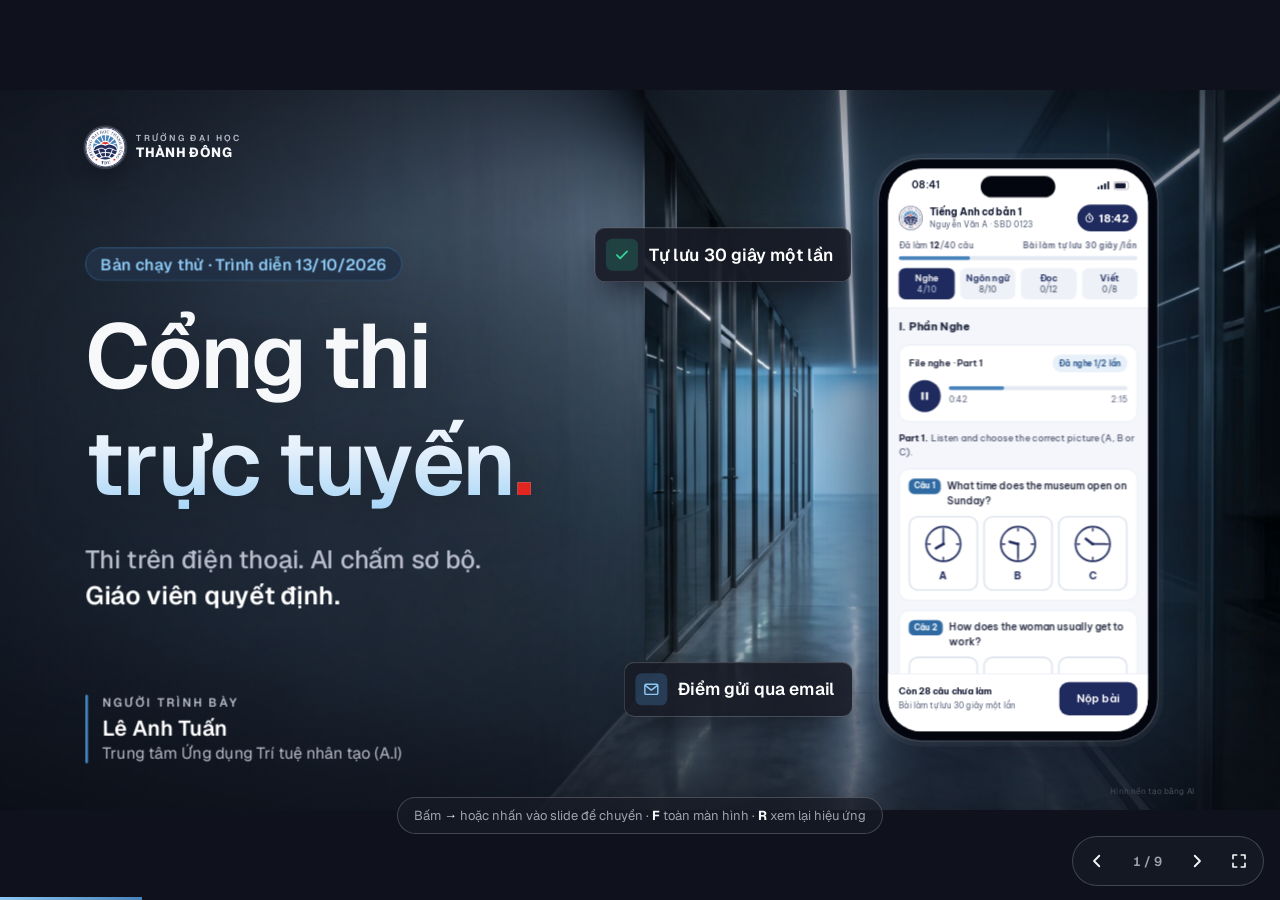
<file: index.html>
<!doctype html>
<html lang="vi">
<head>
<meta charset="utf-8">
<meta name="robots" content="noindex,nofollow">
<meta name="viewport" content="width=device-width,initial-scale=1,viewport-fit=cover">
<!--PUBLISH:HEAD-->
<title>Cổng thi trực tuyến TDU</title>
<link href="fonts/fonts.css" rel="stylesheet">
<link href="deck/theme.css" rel="stylesheet">
<style>
/* Bộ trình chiếu: các slide (iframe) chồng lên nhau, chuyển cảnh mờ dần. Giữ nguyên 2 dấu PUBLISH: build_publish.py dùng để tạo bản đăng Claude Artifact.
   Màu và font lấy từ deck/theme.css (cùng phong cách với các slide). */
:root{
  --bg:rgb(var(--bg-rgb)); --muted:rgba(var(--muted-rgb),.74);
  --accent:rgb(var(--accent-rgb)); --accent-hi:rgb(var(--accent-hi-rgb));
  --glass:rgba(var(--surface-rgb),.74); --line:rgba(var(--fg-rgb),.2);
}
html,body{height:100%}
body{margin:0;background:var(--bg);color:var(--ink);overflow:hidden;font-family:var(--font-body)}
.deck{position:fixed;inset:0}
.deck iframe{position:absolute;inset:0;width:100%;height:100%;border:0;background:var(--bg);opacity:0;transition:opacity .9s ease}
.deck iframe.show{opacity:1}

.hud{position:fixed;right:16px;bottom:calc(14px + env(safe-area-inset-bottom,0px));z-index:5;display:flex;align-items:center;gap:4px;padding:5px;border-radius:999px;
  background:var(--glass);border:1px solid var(--line);backdrop-filter:blur(10px);-webkit-backdrop-filter:blur(10px);opacity:0;transition:opacity .4s ease}
.hud.on,.hud:focus-within,.hud:hover{opacity:1}
.hud button{width:38px;height:38px;border:0;border-radius:50%;display:grid;place-items:center;background:transparent;color:var(--ink);cursor:pointer}
.hud button:hover{background:rgba(var(--fg-rgb),.1)}
.hud button:focus-visible{outline:2px solid var(--accent-hi);outline-offset:1px}
.hud svg{width:18px;height:18px}
.hud .pos{min-width:54px;text-align:center;font-size:13px;font-weight:600;color:var(--muted);font-variant-numeric:tabular-nums}
/* Chỉ báo nhịp bấm của slide đang chiếu (bộ trình chiếu tự tạo khi slide có data-step) */
.hud .steps{display:flex;align-items:center;gap:5px;padding:0 6px 0 2px;font-size:12px;font-weight:600;color:var(--muted);font-variant-numeric:tabular-nums}
.hud .steps[hidden]{display:none}
.hud .steps i{width:6px;height:6px;border-radius:50%;background:rgba(var(--fg-rgb),.24);transition:background .3s ease,transform .3s ease}
.hud .steps i.on{background:var(--accent-hi)}
.hud .steps i.now{transform:scale(1.35)}
.bar{position:fixed;left:0;bottom:0;z-index:5;height:3px;width:0;background:linear-gradient(90deg,var(--accent-hi),var(--accent));transition:width .6s ease}
.hint{position:fixed;left:50%;bottom:calc(66px + env(safe-area-inset-bottom,0px));z-index:5;max-width:calc(100% - 32px);transform:translateX(-50%);
  padding:9px 16px;border-radius:999px;background:var(--glass);border:1px solid var(--line);font-size:13px;color:var(--muted);text-align:center;transition:opacity .8s ease}
.hint b{color:var(--ink);font-weight:700}
.hint.gone{opacity:0;pointer-events:none}
.hint .phone{display:none}
@media (orientation:portrait) and (max-width:760px){ .hint .desk{display:none} .hint .phone{display:inline} }
@media (prefers-reduced-motion:reduce){ .deck iframe,.hud .steps i{transition:none} }
</style>
<!--/PUBLISH:HEAD-->
</head>
<body>
<!--PUBLISH:BODY-->
<div class="deck" id="deck"></div>

<div class="hud" id="hud">
  <button id="prev" type="button" aria-label="Lùi (nhịp hoặc slide trước)"><svg viewBox="0 0 24 24" fill="none" stroke="currentColor" stroke-width="2.4" stroke-linecap="round" stroke-linejoin="round"><path d="M15 5l-7 7 7 7"/></svg></button>
  <span class="pos" id="pos">1 / 1</span>
  <button id="next" type="button" aria-label="Tiếp (nhịp hoặc slide sau)"><svg viewBox="0 0 24 24" fill="none" stroke="currentColor" stroke-width="2.4" stroke-linecap="round" stroke-linejoin="round"><path d="M9 5l7 7-7 7"/></svg></button>
  <button id="fs" type="button" aria-label="Toàn màn hình"><svg viewBox="0 0 24 24" fill="none" stroke="currentColor" stroke-width="2.2" stroke-linecap="round" stroke-linejoin="round"><path d="M4 9V4h5M20 9V4h-5M4 15v5h5M20 15v5h-5"/></svg></button>
</div>
<div class="bar" id="bar"></div>
<div class="hint" id="hint">
  <span class="desk">Bấm <b>→</b> hoặc nhấn vào slide để chuyển · <b>F</b> toàn màn hình · <b>R</b> xem lại hiệu ứng</span>
  <span class="phone">Xoay ngang điện thoại để xem rõ hơn · <b>vuốt</b> hoặc chạm để chuyển slide</span>
</div>

<script>
// Danh sách slide theo thứ tự trình chiếu (new_deck.py điền sẵn; thêm/bớt tại đây)
const SLIDES = ['slide-01.html', 'slide-02.html', 'slide-03.html', 'slide-04.html', 'slide-05.html', 'slide-06.html', 'slide-07.html', 'slide-08.html', 'slide-09.html'];
const deck = document.getElementById('deck'), hud = document.getElementById('hud'), hint = document.getElementById('hint');
const pos = document.getElementById('pos'), bar = document.getElementById('bar');
const WAIT = 1500;   // slide chưa báo "sẵn sàng" sau 1,5 giây → bộ trình chiếu tự đổi slide, không chờ nữa

// Nạp sẵn mọi slide; slide nào chưa tới lượt thì ẩn hẳn (không tốn sức vẽ)
const frames = SLIDES.map((src, i) => {
  const f = document.createElement('iframe');
  f.src = src + '#embed'; f.title = 'Slide ' + (i + 1); f.hidden = true;
  f.setAttribute('allow', 'autoplay; fullscreen');
  deck.appendChild(f);
  return f;
});
// Trạng thái từng slide: đã sẵn sàng chưa · hiểu nhịp bấm không (deck.js v2) · tổng số nhịp · nhịp đang ở
const state = SLIDES.map(() => ({ ready: false, v2: false, steps: 0, step: 0 }));
let cur = -1, z = 1, hideTimer = 0, shownAt = 0, entryEnd = false, queued = 0, qTimer = 0, dotsEl = null;

const post = (i, msg) => { try { frames[i].contentWindow.postMessage(msg, '*'); } catch (e) {} };
function start(i, end){ post(i, end ? { deck: 'play', end: true } : { deck: 'play' }); }

// Hiện "slide x / N", chỉ báo nhịp (khi slide có nhịp) và thanh tiến độ (tính cả nhịp)
function paint(){
  const s = state[cur], N = SLIDES.length;
  pos.textContent = (cur + 1) + ' / ' + N;
  bar.style.width = ((cur + (s.steps ? (s.step + 1) / (s.steps + 1) : 1)) / N * 100) + '%';
  if (!s.steps && !dotsEl) return;
  if (!dotsEl) {
    dotsEl = document.createElement('span'); dotsEl.className = 'steps'; dotsEl.id = 'steps';
    hud.insertBefore(dotsEl, document.getElementById('next'));
  }
  dotsEl.hidden = !s.steps;
  if (!s.steps) return;
  dotsEl.title = 'Nhịp ' + s.step + ' / ' + s.steps;
  dotsEl.setAttribute('aria-label', dotsEl.title);
  if (s.steps > 8) { dotsEl.textContent = s.step + '/' + s.steps; return; }
  dotsEl.innerHTML = Array.from({ length: s.steps }, (_, k) =>
    '<i class="' + (k < s.step ? 'on' : '') + (k === s.step - 1 ? ' now' : '') + '"></i>').join('');
}

// Đổi slide. end = vào theo chiều lùi → slide hiện sẵn mọi nhịp
function go(n, end){
  n = Math.max(0, Math.min(SLIDES.length - 1, n));
  if (n === cur) return;
  const prev = frames[cur], next = frames[n], e = !!end;
  cur = n; entryEnd = e; shownAt = performance.now(); queued = 0; clearTimeout(qTimer);
  state[n].step = e ? state[n].steps : 0;
  next.hidden = false; next.classList.remove('show'); next.style.zIndex = ++z;
  void next.offsetWidth;
  next.classList.add('show');
  if (state[n].ready) requestAnimationFrame(() => start(n, e));
  if (prev) setTimeout(() => {
    if (frames[cur] !== prev) { prev.classList.remove('show'); prev.hidden = true; post(frames.indexOf(prev), { deck: 'hide' }); }
  }, 950);
  paint();
  try { history.replaceState(null, '', '#' + (n + 1)); } catch (err) {}
  if (state[n].ready) next.focus();
  else if (document.activeElement && document.activeElement.tagName === 'IFRAME') document.activeElement.blur();   // phím quay về bộ trình chiếu
}

// Tiến/lùi: chuyển cho slide xử lý theo nhịp (slide hết nhịp sẽ xin đổi slide).
// skip = bỏ qua nhịp. Slide cũ (không hiểu nhịp) hoặc chưa sẵn sàng sau 1,5 giây → đổi slide luôn.
function nav(dir, skip){
  const s = state[cur];
  if (skip) return go(cur + dir, dir < 0);
  if (s.v2) return post(cur, { deck: 'key', dir });
  const waited = performance.now() - shownAt;
  if (s.ready || waited >= WAIT) return go(cur + dir, dir < 0);
  queued = dir; clearTimeout(qTimer); qTimer = setTimeout(flush, WAIT - waited);   // chờ slide sẵn sàng
}
function flush(){ clearTimeout(qTimer); const d = queued; queued = 0; if (d) nav(d); }

function toggleFs(){
  const p = document.fullscreenElement ? document.exitFullscreen() : document.documentElement.requestFullscreen();
  if (p && p.catch) p.catch(() => {});
}
function showHud(){ hud.classList.add('on'); clearTimeout(hideTimer); hideTimer = setTimeout(() => hud.classList.remove('on'), 2500); }

// Tin nhắn từ các slide: sẵn sàng / nhịp / đổi slide / nhảy đầu-cuối / toàn màn hình / rê chuột
addEventListener('message', e => {
  const d = e.data, i = frames.findIndex(f => f.contentWindow === e.source);
  if (!d || d.deck !== 1 || i < 0) return;
  const s = state[i];
  if (d.steps != null) s.steps = +d.steps || 0;
  if (d.step != null) s.step = +d.step || 0;
  if (d.ready) {
    s.ready = true; s.v2 = d.v >= 2;
    if (i === cur) { start(i, entryEnd); frames[i].focus(); if (queued) flush(); }
  }
  if (i === cur && (d.ready || d.step != null)) paint();
  if (d.nav && i === cur) go(cur + d.nav, d.nav < 0);
  if (d.jump != null && i === cur) go(d.jump < 0 ? SLIDES.length - 1 : d.jump);
  if (d.fs) toggleFs();
  if (d.move) showHud();
});

// Phím khi bộ trình chiếu đang giữ tiêu điểm (vd sau khi bấm nút ‹ ›). Phím bấm trong slide do slide tự xử lý.
const NEXT = ['ArrowRight', 'ArrowDown', 'PageDown', ' ', 'Enter'], PREV = ['ArrowLeft', 'ArrowUp', 'PageUp', 'Backspace'];
addEventListener('keydown', e => {
  if (e.ctrlKey || e.metaKey || e.altKey) return;
  if (e.target.closest && e.target.closest('button') && (e.key === ' ' || e.key === 'Enter')) return;
  const k = e.key;
  if (NEXT.includes(k)) { e.preventDefault(); nav(1, e.shiftKey); }        // Shift + → : bỏ qua nhịp, sang slide sau
  else if (PREV.includes(k)) { e.preventDefault(); nav(-1, e.shiftKey); }
  else if (k === 'Home') { e.preventDefault(); go(0); }
  else if (k === 'End') { e.preventDefault(); go(SLIDES.length - 1); }
  else if (k === 'f' || k === 'F') toggleFs();
  else if (k === 'r' || k === 'R') start(cur);
});
addEventListener('mousemove', showHud);
// Bấm chuột vào slide lỗi/chưa sẵn sàng (thiếu file, thiếu deck.js) → tiêu điểm kẹt trong iframe, phím không tới đâu
// → trả tiêu điểm về bộ trình chiếu (phím ← → vẫn đổi slide theo cách chờ 1,5 giây ở trên); slide đã lỗi quá 1,5 giây thì cú bấm = tiến
addEventListener('blur', () => setTimeout(() => {
  const i = frames.indexOf(document.activeElement);
  if (i < 0 || state[i].ready) return;
  frames[i].blur();
  if (i === cur && performance.now() - shownAt >= WAIT) nav(1);
}, 0));
document.getElementById('prev').addEventListener('click', () => nav(-1));
document.getElementById('next').addEventListener('click', () => nav(1));
document.getElementById('fs').addEventListener('click', toggleFs);
setTimeout(() => hint.classList.add('gone'), 6000);

// Mở đúng slide nếu link có #2, #3…
const fromHash = () => { const m = /^#(\d{1,2})$/.exec(location.hash); return m ? +m[1] - 1 : 0; };
addEventListener('hashchange', () => go(fromHash()));
go(fromHash());
showHud();
</script>
<!--/PUBLISH:BODY-->
</body>
</html>
</file>
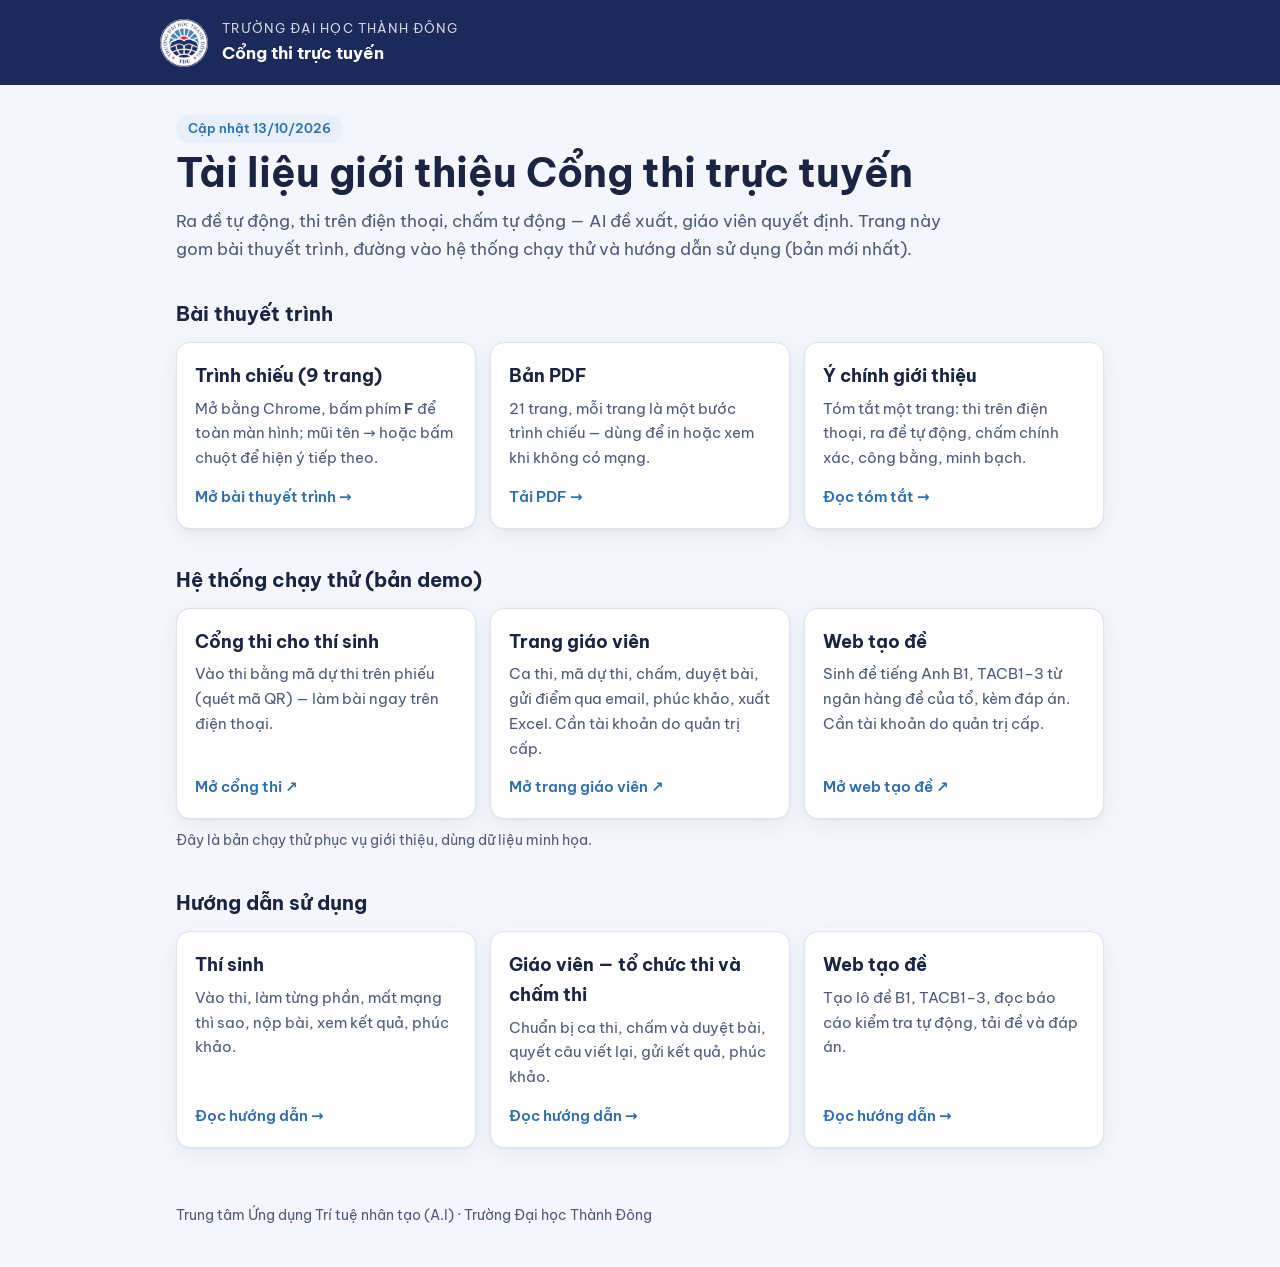
<file: tai-lieu/index.html>
<!doctype html>
<html lang="vi">
<head>
<meta charset="utf-8">
<meta name="viewport" content="width=device-width, initial-scale=1">
<meta name="robots" content="noindex,nofollow">
<title>Tài liệu Cổng thi TDU</title>
<meta name="description" content="Bài thuyết trình, hệ thống chạy thử và hướng dẫn sử dụng Cổng thi trực tuyến Trường Đại học Thành Đông.">
<link rel="icon" href="../assets/logo.png">
<link rel="stylesheet" href="tai-lieu.css">
</head>
<body>
<header class="dau"><div class="dau-trong">
  <img src="../assets/logo.png" alt="Logo Trường Đại học Thành Đông">
  <div><div class="ten">Trường Đại học Thành Đông</div><div class="ten-lon">Cổng thi trực tuyến</div></div>
</div></header>

<main class="trong">
  <section class="mo-dau">
    <span class="nhan">Cập nhật 13/10/2026</span>
    <h1>Tài liệu giới thiệu Cổng thi trực tuyến</h1>
    <p>Ra đề tự động, thi trên điện thoại, chấm tự động — AI đề xuất, giáo viên quyết định.
       Trang này gom bài thuyết trình, đường vào hệ thống chạy thử và hướng dẫn sử dụng (bản mới nhất).</p>
  </section>

  <section class="muc">
    <h2>Bài thuyết trình</h2>
    <div class="luoi">
      <a class="the" href="../">
        <h3>Trình chiếu (9 trang)</h3>
        <p>Mở bằng Chrome, bấm phím <b>F</b> để toàn màn hình; mũi tên → hoặc bấm chuột để hiện ý tiếp theo.</p>
        <span class="di">Mở bài thuyết trình →</span>
      </a>
      <a class="the" href="ban-trinh-chieu.pdf">
        <h3>Bản PDF</h3>
        <p>21 trang, mỗi trang là một bước trình chiếu — dùng để in hoặc xem khi không có mạng.</p>
        <span class="di">Tải PDF →</span>
      </a>
      <a class="the" href="y-chinh-gioi-thieu.html">
        <h3>Ý chính giới thiệu</h3>
        <p>Tóm tắt một trang: thi trên điện thoại, ra đề tự động, chấm chính xác, công bằng, minh bạch.</p>
        <span class="di">Đọc tóm tắt →</span>
      </a>
    </div>
  </section>

  <section class="muc">
    <h2>Hệ thống chạy thử (bản demo)</h2>
    <div class="luoi">
      <a class="the" href="https://tdu-thi-online-staging-1091801778800.asia-east1.run.app/" target="_blank" rel="noopener">
        <h3>Cổng thi cho thí sinh</h3>
        <p>Vào thi bằng mã dự thi trên phiếu (quét mã QR) — làm bài ngay trên điện thoại.</p>
        <span class="di">Mở cổng thi ↗</span>
      </a>
      <a class="the" href="https://tdu-thi-online-staging-1091801778800.asia-east1.run.app/static/gv.html" target="_blank" rel="noopener">
        <h3>Trang giáo viên</h3>
        <p>Ca thi, mã dự thi, chấm, duyệt bài, gửi điểm qua email, phúc khảo, xuất Excel. Cần tài khoản do quản trị cấp.</p>
        <span class="di">Mở trang giáo viên ↗</span>
      </a>
      <a class="the" href="https://tdu-de-thi-b1-1091801778800.asia-east1.run.app" target="_blank" rel="noopener">
        <h3>Web tạo đề</h3>
        <p>Sinh đề tiếng Anh B1, TACB1–3 từ ngân hàng đề của tổ, kèm đáp án. Cần tài khoản do quản trị cấp.</p>
        <span class="di">Mở web tạo đề ↗</span>
      </a>
    </div>
    <p class="ghi-chu">Đây là bản chạy thử phục vụ giới thiệu, dùng dữ liệu minh họa.</p>
  </section>

  <section class="muc">
    <h2>Hướng dẫn sử dụng</h2>
    <div class="luoi">
      <a class="the" href="huong-dan-thi-sinh.html">
        <h3>Thí sinh</h3>
        <p>Vào thi, làm từng phần, mất mạng thì sao, nộp bài, xem kết quả, phúc khảo.</p>
        <span class="di">Đọc hướng dẫn →</span>
      </a>
      <a class="the" href="huong-dan-giao-vien.html">
        <h3>Giáo viên — tổ chức thi và chấm thi</h3>
        <p>Chuẩn bị ca thi, chấm và duyệt bài, quyết câu viết lại, gửi kết quả, phúc khảo.</p>
        <span class="di">Đọc hướng dẫn →</span>
      </a>
      <a class="the" href="huong-dan-web-tao-de.html">
        <h3>Web tạo đề</h3>
        <p>Tạo lô đề B1, TACB1–3, đọc báo cáo kiểm tra tự động, tải đề và đáp án.</p>
        <span class="di">Đọc hướng dẫn →</span>
      </a>
    </div>
  </section>
</main>
<footer class="chan">Trung tâm Ứng dụng Trí tuệ nhân tạo (A.I) · Trường Đại học Thành Đông</footer>
</body>
</html>
</file>
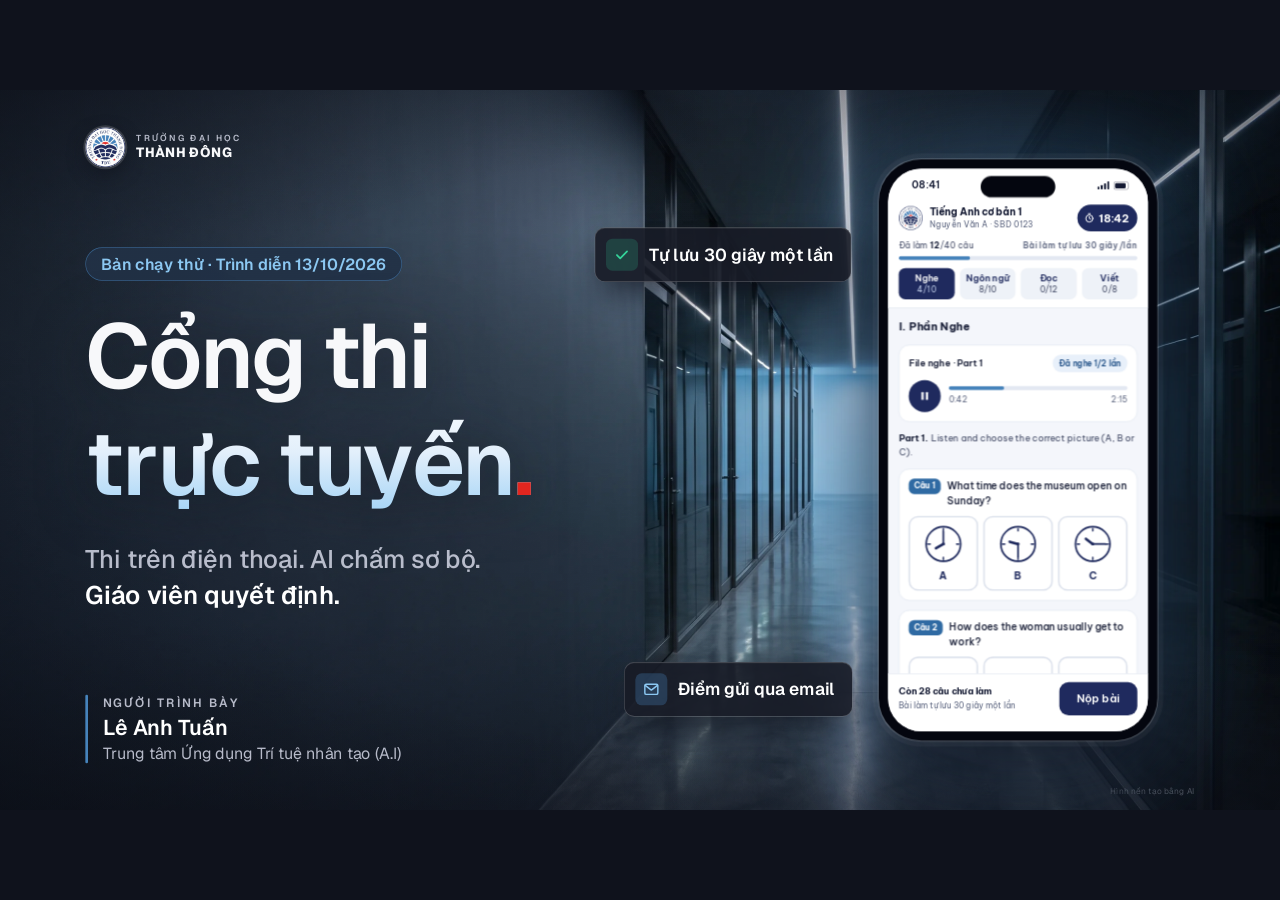
<file: slide-01.html>
<!doctype html>
<html lang="vi">
<head>
<meta charset="utf-8">
<meta name="robots" content="noindex,nofollow">
<meta name="viewport" content="width=device-width,initial-scale=1">
<title>Slide 01 — Bìa</title>
<link href="fonts/fonts.css" rel="stylesheet">
<link href="deck/deck.css" rel="stylesheet">
<link href="deck/theme.css" rel="stylesheet">
<link href="deck/tdu-v2.css" rel="stylesheet">
<link href="deck/dien-thoai-tdu.css" rel="stylesheet">
<style>
/* =========================================================
   SLIDE 1 — BÌA · bản đồ khoảng trống S2 (chữ trái · sản phẩm phải) · WOW 1: giao diện thi thật trồi lên rồi "sống"
   Ảnh s1: hành lang giảng đường về đêm — tường tối trái 0–51% (chữ), điểm tụ sáng ~66% ngang (không che), điện thoại đặt bên phải điểm tụ.
   Thứ tự vào cảnh (v2): tiêu đề (neo) → câu phụ → điện thoại → 2 nhãn nổi. Thương hiệu đứng yên.
   ========================================================= */
.scrim{background:
  linear-gradient(90deg,rgba(var(--bg-rgb),.5) 0%,rgba(var(--bg-rgb),.25) 42%,rgba(var(--bg-rgb),0) 56%),
  linear-gradient(180deg,rgba(var(--bg-rgb),.35) 0%,rgba(var(--bg-rgb),0) 20%,rgba(var(--bg-rgb),0) 74%,rgba(var(--bg-rgb),.55) 100%)}
.copy{top:236px;width:1000px}
h1{font-size:136px;line-height:1.08;letter-spacing:-.03em;margin-top:40px}
.sub{margin-top:44px;font-size:38px;line-height:1.4;font-weight:500;max-width:880px;color:var(--muted)}
.sub b{font-weight:600}

/* người trình bày — góc dưới trái (chữ phụ trợ) */
.trinh-bay{position:absolute;left:var(--margin);bottom:70px;z-index:2;display:flex;gap:22px}
.trinh-bay::before{content:"";flex:none;width:4px;border-radius:2px;background:var(--accent)}
.trinh-bay small{display:block;font-size:18px;font-weight:600;letter-spacing:.18em;color:var(--muted)}
.trinh-bay b{display:block;font-size:32px;font-weight:600;color:var(--ink-strong);margin-top:6px}
.trinh-bay span{display:block;font-size:24px;color:var(--muted);margin-top:2px}

/* điện thoại: trang làm bài thật — trồi lên và lấy nét (chữ ký chuyển động của saas-dark) */
.dt-wrap{left:1318px;top:104px;width:418px;height:872px}
.dt-wrap .device-float{animation:none}
.play .dt-wrap .device{animation:traiLen 1.2s var(--ease-out) 1s both}
@keyframes traiLen{from{opacity:0;transform:perspective(1600px) translateY(90px) rotateX(8deg);filter:blur(6px)}to{opacity:1;transform:none;filter:none}}

/* hai nhãn nổi — lợi ích then chốt (thẻ đặc E2) */
.noi{position:absolute;z-index:4;display:flex;align-items:center;gap:16px;padding:16px 26px 16px 16px;opacity:0}
.noi b{font-size:26px;font-weight:600;color:var(--ink-strong);white-space:nowrap}
.noi .bieu{width:48px;height:48px;flex:none;border-radius:calc(14px * var(--round));display:grid;place-items:center}
.noi .bieu svg{width:26px;height:26px}
.noi-luu{left:892px;top:206px}
.noi-luu .bieu{background:rgba(var(--ok-rgb),.18);color:var(--ok)}
.noi-thu{left:936px;top:858px}
.noi-thu .bieu{background:rgba(var(--accent-rgb),.3);color:var(--accent-hi)}
.play .noi-luu{animation:toastIn .9s var(--ease-out) 4.5s both}
.play .noi-thu{animation:toastIn .9s var(--ease-out) 5.3s both}
</style>
</head>
<body data-image="assets/s1.webp,assets/s1.png">
<div class="stage" id="stage">

  <div class="bg">
    <div class="bg-move">
      <div class="bg-kb" style="--kb-origin:66% 54%">
        <img id="bgImg" alt="">
        <video id="bgVid" muted loop playsinline autoplay preload="auto"></video>
      </div>
    </div>
  </div>
  <div class="scrim"></div>
  <div class="vignette"></div>
  <div class="grain"></div>

  <header class="brand">
    <div class="org"><img src="assets/logo.png" alt="Logo Trường Đại học Thành Đông"><div class="org-text"><span>TRƯỜNG ĐẠI HỌC</span><strong>THÀNH ĐÔNG</strong></div></div>
  </header>

  <section class="copy">
    <div class="nhan anim" style="--d:.9s"><span class="tag">Bản chạy thử · Trình diễn 13/10/2026</span></div>
    <h1>
      <span class="mask"><span class="line" style="--d:.2s">Cổng thi</span></span>
      <span class="mask"><span class="line hl" style="--d:.36s">trực tuyến<span class="cham-do">.</span></span></span>
    </h1>
    <p class="sub anim" style="--d:.75s">Thi trên điện thoại. AI chấm sơ bộ.<br><b>Giáo viên quyết định.</b></p>
  </section>

  <div class="trinh-bay anim" style="--d:1.4s" data-qa-meta>
    <div><small>NGƯỜI TRÌNH BÀY</small><b>Lê Anh Tuấn</b><span>Trung tâm Ứng dụng Trí tuệ nhân tạo (A.I)</span></div>
  </div>

  <!-- ĐIỆN THOẠI: trang làm bài thật (tacb_exam.html), phần Nghe — màu bên trong là màu thật của hệ thống -->
  <div class="device-wrap dt-wrap">
    <div class="device-float">
      <div class="device dt" data-qa-ui data-qa-allow-color data-fx="sweep" data-fx-opts='{"every":0,"delay":2500,"alpha":0.3,"width":260}'>
        <div class="dt-man">
          <div class="dt-tt"><span>08:41</span><span class="dt-dao"></span>
            <span class="dt-pin"><svg width="18" height="12" viewBox="0 0 18 12" fill="#141A33"><rect x="0" y="8" width="3" height="4" rx="1"/><rect x="5" y="5.5" width="3" height="6.5" rx="1"/><rect x="10" y="3" width="3" height="9" rx="1"/><rect x="15" y="0" width="3" height="12" rx="1"/></svg><svg width="26" height="13" viewBox="0 0 26 13" fill="none"><rect x=".5" y=".5" width="22" height="12" rx="3.5" stroke="#141A33" opacity=".45"/><rect x="2.5" y="2.5" width="16" height="8" rx="2" fill="#141A33"/></svg></span></div>
          <div class="dt-dau">
            <div class="dt-hang"><img src="assets/logo.png" alt="">
              <div class="dt-ten"><b>Tiếng Anh cơ bản 1</b><span>Nguyễn Văn A · SBD 0123</span></div>
              <div class="dt-gio"><svg width="16" height="16" viewBox="0 0 24 24" fill="none" stroke="currentColor" stroke-width="2.2" stroke-linecap="round" stroke-linejoin="round"><circle cx="12" cy="13" r="8"/><path d="M12 9v4l2.5 1.5"/><path d="M10 2h4"/></svg><span id="dtGio">18:42</span></div>
            </div>
            <div>
              <div class="dt-tien"><span>Đã làm <b id="dtDa">12</b>/40 câu</span><span class="dt-luu" id="dtLuu"><svg width="14" height="14" viewBox="0 0 24 24" fill="none" stroke="currentColor" stroke-width="2.6" stroke-linecap="round" stroke-linejoin="round"><path d="M5 12.5l4.5 4.5L19 7.5"/></svg><em style="font-style:normal" id="dtLuuChu">Bài làm tự lưu 30 giây/lần</em></span></div>
              <div class="dt-thanh"><i id="dtThanh"></i></div>
            </div>
            <div class="dt-tab"><span class="dang">Nghe<small id="dtNghe">4/10</small></span><span>Ngôn ngữ<small>8/10</small></span><span>Đọc<small>0/12</small></span><span>Viết<small>0/8</small></span></div>
          </div>
          <div class="dt-than">
            <h3>I. Phần Nghe</h3>
            <div class="dt-the">
              <div class="dt-nghe"><span>File nghe · Part 1</span><span class="dt-chip">Đã nghe 1/2 lần</span></div>
              <div class="dt-play"><span class="dt-nut"><svg width="20" height="20" viewBox="0 0 24 24" fill="currentColor"><rect x="6" y="5" width="4" height="14" rx="1"/><rect x="14" y="5" width="4" height="14" rx="1"/></svg></span>
                <div class="dt-chay"><i><b></b></i><span><em style="font-style:normal">0:42</em><em style="font-style:normal">2:15</em></span></div></div>
            </div>
            <div class="dt-huong"><b>Part 1.</b> Listen and choose the correct picture (A, B or C).</div>
            <div class="dt-the">
              <div class="dt-cau"><span class="dt-so">Câu 1</span><span>What time does the museum open on Sunday?</span></div>
              <div class="dt-chon">
                <span><svg width="62" height="62" viewBox="0 0 72 72" fill="none" stroke="#1F2A5E" stroke-linecap="round"><circle cx="36" cy="36" r="30" stroke-width="3" fill="#fff"/><path d="M36 9v4M63 36h-4M36 63v-4M9 36h4" stroke-width="2.5"/><path d="M36 36V14" stroke-width="3"/><path d="M36 36L23 43.5" stroke-width="4.5"/><circle cx="36" cy="36" r="2.5" fill="#1F2A5E" stroke="none"/></svg>A</span>
                <span id="dtB"><svg width="62" height="62" viewBox="0 0 72 72" fill="none" stroke="#1F2A5E" stroke-linecap="round"><circle cx="36" cy="36" r="30" stroke-width="3" fill="#fff"/><path d="M36 9v4M63 36h-4M36 63v-4M9 36h4" stroke-width="2.5"/><path d="M36 36V58" stroke-width="3"/><path d="M36 36L21.5 32.1" stroke-width="4.5"/><circle cx="36" cy="36" r="2.5" fill="#1F2A5E" stroke="none"/></svg>B<span class="dt-tich"><svg width="13" height="13" viewBox="0 0 24 24" fill="none" stroke="currentColor" stroke-width="3" stroke-linecap="round" stroke-linejoin="round"><path d="M5 12.5l4.5 4.5L19 7.5"/></svg></span><i class="dt-cham-tay" id="dtCham"></i></span>
                <span><svg width="62" height="62" viewBox="0 0 72 72" fill="none" stroke="#1F2A5E" stroke-linecap="round"><circle cx="36" cy="36" r="30" stroke-width="3" fill="#fff"/><path d="M36 9v4M63 36h-4M36 63v-4M9 36h4" stroke-width="2.5"/><path d="M36 36H58" stroke-width="3"/><path d="M36 36L24.1 26.9" stroke-width="4.5"/><circle cx="36" cy="36" r="2.5" fill="#1F2A5E" stroke="none"/></svg>C</span>
              </div>
            </div>
            <div class="dt-the">
              <div class="dt-cau"><span class="dt-so">Câu 2</span><span>How does the woman usually get to work?</span></div>
              <div class="dt-chon"><span style="min-height:96px"></span><span style="min-height:96px"></span><span style="min-height:96px"></span></div>
            </div>
          </div>
          <div class="dt-day"><div><b id="dtCon">Còn 28 câu chưa làm</b><small>Bài làm tự lưu 30 giây một lần</small></div><span class="dt-nop">Nộp bài</span></div>
        </div>
      </div>
    </div>
  </div>

  <div class="noi noi-luu the">
    <span class="bieu"><svg viewBox="0 0 24 24" fill="none" stroke="currentColor" stroke-width="2.4" stroke-linecap="round" stroke-linejoin="round"><path d="M5 12.5l4.5 4.5L19 7.5"/></svg></span>
    <b>Tự lưu 30 giây một lần</b>
  </div>
  <div class="noi noi-thu the">
    <span class="bieu"><svg viewBox="0 0 24 24" fill="none" stroke="currentColor" stroke-width="2" stroke-linecap="round" stroke-linejoin="round"><rect x="3" y="5" width="18" height="14" rx="2"/><path d="M3.5 6.5l8.5 6.5 8.5-6.5"/></svg></span>
    <b>Điểm gửi qua email</b>
  </div>

  <div class="ph-badge">Chưa có ảnh nền · thả ảnh vào assets/s1.png</div>
  <div class="credit">Hình nền tạo bằng AI</div>
</div>

<script src="deck/deck.js"></script>
<script src="deck/fx/fx-core.js"></script>
<script src="deck/fx/ambient.js"></script>
<script>
// Câu chuyện nhỏ trong điện thoại (khớp trang thi thật):
// 3s chạm chọn đáp án B → 12→13 câu, tab Nghe 4→5, thanh tiến độ dài ra · 4,2s "Đã lưu lúc 08:41" · đồng hồ đếm lùi từng giây
const $ = id => document.getElementById(id);
let giay = 18 * 60 + 42;
const veGio = () => { $('dtGio').textContent = String(Math.floor(giay / 60)).padStart(2, '0') + ':' + String(giay % 60).padStart(2, '0'); };
function demLui(){ giay = Math.max(0, giay - 1); veGio(); Deck.later(demLui, 1000); }
Deck.onPlay(() => {
  const r = Deck.reduced;
  giay = 18 * 60 + 42; veGio();
  $('dtB').classList.remove('chon'); $('dtCham').classList.remove('go');
  $('dtDa').textContent = '12'; $('dtNghe').textContent = '4/10'; $('dtCon').textContent = 'Còn 28 câu chưa làm';
  $('dtThanh').style.width = '30%';
  $('dtLuu').classList.remove('tot'); $('dtLuuChu').textContent = 'Bài làm tự lưu 30 giây/lần';
  if (!r) Deck.later(demLui, 1300);
  Deck.later(() => {
    if (!r) $('dtCham').classList.add('go');
    $('dtB').classList.add('chon');
    $('dtDa').textContent = '13'; $('dtNghe').textContent = '5/10'; $('dtCon').textContent = 'Còn 27 câu chưa làm';
    $('dtThanh').style.width = '32.5%';
  }, r ? 0 : 3000);
  Deck.later(() => { $('dtLuu').classList.add('tot'); $('dtLuuChu').textContent = 'Đã lưu lúc 08:41'; }, r ? 0 : 4200);
});
</script>
</body>
</html>
</file>
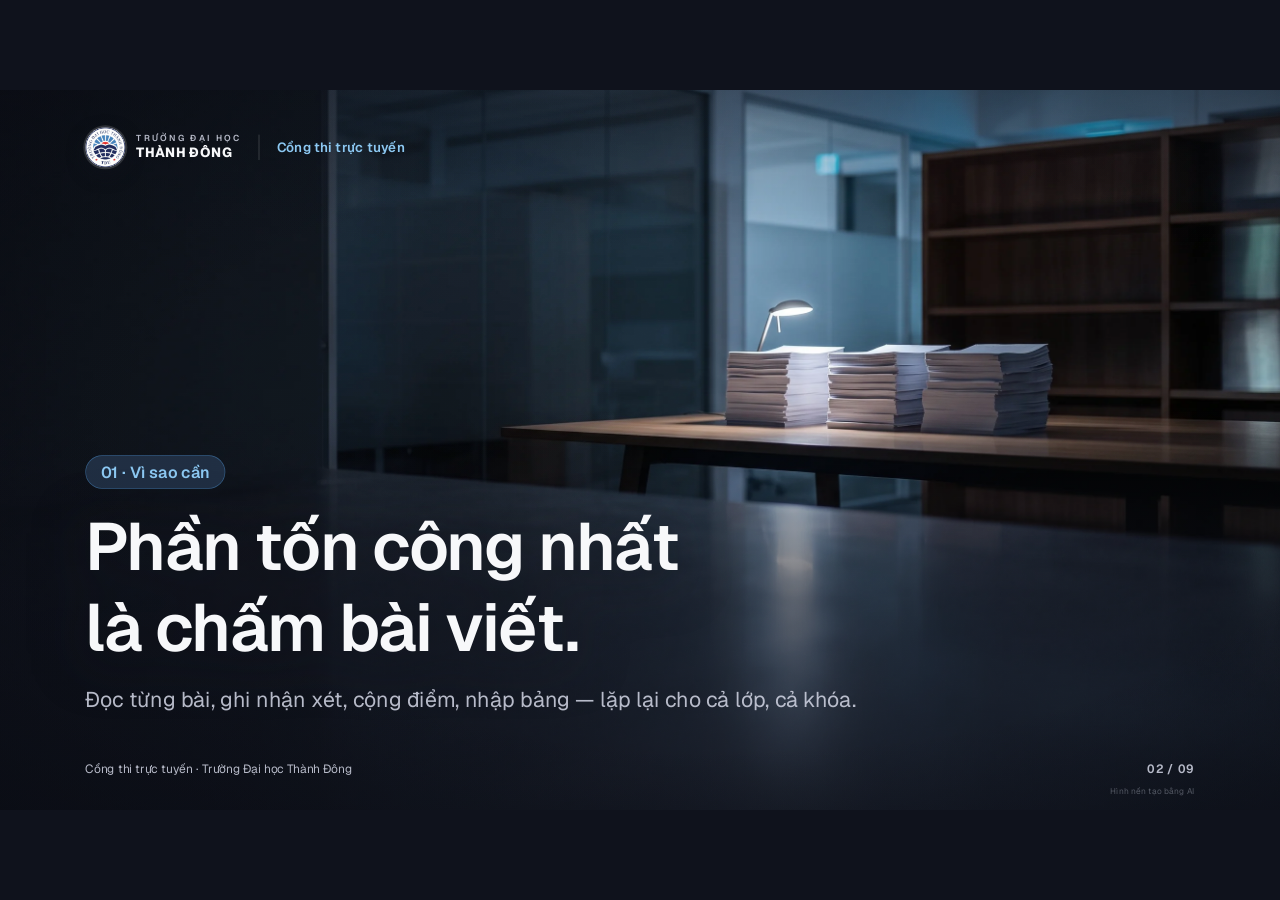
<file: slide-02.html>
<!doctype html>
<html lang="vi">
<head>
<meta charset="utf-8">
<meta name="robots" content="noindex,nofollow">
<meta name="viewport" content="width=device-width,initial-scale=1">
<title>Slide 02 — Vì sao cần</title>
<link href="fonts/fonts.css" rel="stylesheet">
<link href="deck/deck.css" rel="stylesheet">
<link href="deck/theme.css" rel="stylesheet">
<link href="deck/tdu-v2.css" rel="stylesheet">
<style>
/* =========================================================
   SLIDE 2 — VÌ SAO CẦN · bản đồ S5 "dải dưới" · nhịp cảm xúc: LẶNG (không nhịp bấm, không hiệu ứng phụ)
   Ảnh s2: phòng giáo viên về đêm, một ngọn đèn bàn trên những chồng bài thi (nửa trên, lệch phải);
   1/3 dưới là sàn tối — chỗ của câu khẳng định. Ảnh kể vấn đề, chữ chỉ gọi tên nó.
   ========================================================= */
.scrim{background:
  linear-gradient(180deg,rgba(var(--bg-rgb),.3) 0%,rgba(var(--bg-rgb),0) 22%,rgba(var(--bg-rgb),0) 44%,rgba(var(--bg-rgb),.55) 70%,rgba(var(--bg-rgb),.82) 100%),
  linear-gradient(90deg,rgba(var(--bg-rgb),.45) 0%,rgba(var(--bg-rgb),0) 50%)}
.copy{top:548px;width:1500px}
h1{font-size:100px;margin-top:30px}
.sub{margin-top:30px;max-width:1500px;font-size:32px;line-height:1.45}
</style>
</head>
<body data-image="assets/s2.webp,assets/s2.png,assets/s1.webp">
<div class="stage" id="stage">
  <div class="bg">
    <div class="bg-move">
      <div class="bg-kb" style="--kb-origin:68% 40%">
        <img id="bgImg" alt="">
        <video id="bgVid" muted loop playsinline autoplay preload="auto"></video>
      </div>
    </div>
  </div>
  <div class="scrim"></div><div class="vignette"></div><div class="grain"></div>

  <header class="brand">
    <div class="org"><img src="assets/logo.png" alt="Logo Trường Đại học Thành Đông"><div class="org-text"><span>TRƯỜNG ĐẠI HỌC</span><strong>THÀNH ĐÔNG</strong></div></div>
    <span class="vach"></span><span class="ten-cong">Cổng thi trực tuyến</span>
  </header>

  <section class="copy">
    <div class="nhan anim" style="--d:1.1s"><span class="tag">01 · Vì sao cần</span></div>
    <h1>
      <span class="mask"><span class="line" style="--d:.2s">Phần tốn công nhất</span></span>
      <span class="mask"><span class="line" style="--d:.36s">là chấm bài viết.</span></span>
    </h1>
    <p class="sub anim" style="--d:.8s">Đọc từng bài, ghi nhận xét, cộng điểm, nhập bảng — lặp lại cho cả lớp, cả khóa.</p>
  </section>

  <footer class="foot">
    <div class="shop">Cổng thi trực tuyến · Trường Đại học Thành Đông</div>
    <div class="so-trang">02 / 09</div>
  </footer>
  <div class="ph-badge">Chưa có ảnh nền · thả ảnh vào assets/s2.png</div>
  <div class="credit">Hình nền tạo bằng AI</div>
</div>
<script src="deck/deck.js"></script>
</body>
</html>
</file>
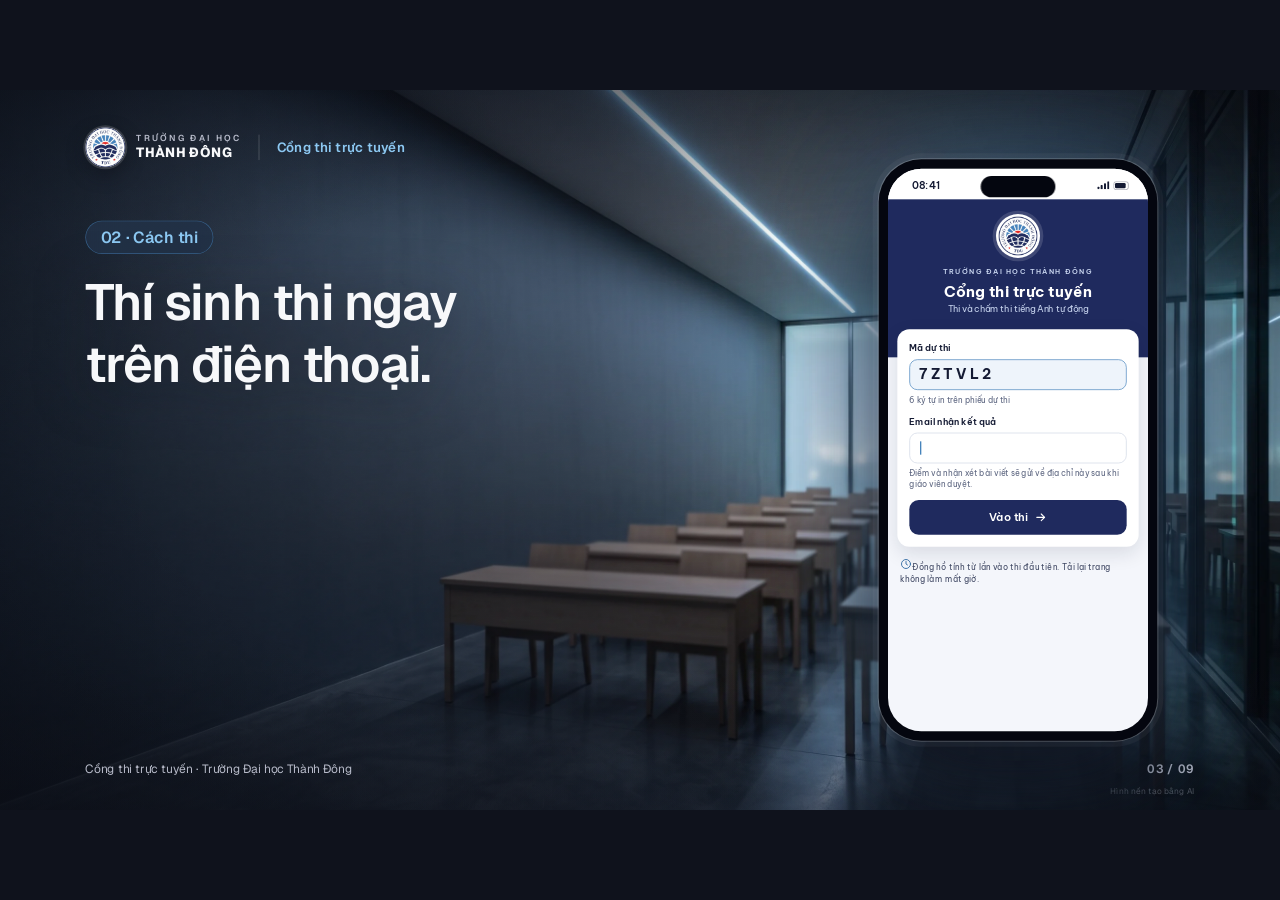
<file: slide-03.html>
<!doctype html>
<html lang="vi">
<head>
<meta charset="utf-8">
<meta name="robots" content="noindex,nofollow">
<meta name="viewport" content="width=device-width,initial-scale=1">
<title>Slide 03 — Thí sinh thi ngay trên điện thoại</title>
<link href="fonts/fonts.css" rel="stylesheet">
<link href="deck/deck.css" rel="stylesheet">
<link href="deck/theme.css" rel="stylesheet">
<link href="deck/tdu-v2.css" rel="stylesheet">
<link href="deck/dien-thoai-tdu.css" rel="stylesheet">
<link href="deck/giao-dien-tdu.css" rel="stylesheet">
<style>
/* =========================================================
   SLIDE 3 — HÀNH TRÌNH THÍ SINH · 4 NHỊP BẤM (nhịp nói) · cảm xúc: DÂNG
   Tiêu đề hiện sẵn; mỗi lần bấm một bước hiện ra (bước đã qua dịu đi) và màn hình điện thoại đổi theo.
   Ảnh s3: lớp học trống về đêm — tường tối trái (chữ), cửa kính sáng bên phải (điện thoại đứng trước, ánh cửa kính làm quầng sau máy).
   ========================================================= */
.scrim{background:
  linear-gradient(90deg,rgba(var(--bg-rgb),.62) 0%,rgba(var(--bg-rgb),.35) 46%,rgba(var(--bg-rgb),0) 62%),
  linear-gradient(180deg,rgba(var(--bg-rgb),.3) 0%,rgba(var(--bg-rgb),0) 20%,rgba(var(--bg-rgb),0) 80%,rgba(var(--bg-rgb),.5) 100%)}
.copy{top:196px;width:1080px}
h1{font-size:76px;margin-top:30px}
.nhip{position:absolute;left:var(--margin);top:500px;width:1100px;z-index:2}

.dt-wrap{left:1318px;top:104px;width:418px;height:872px}
.dt-wrap .device-float{animation:none}
.play .dt-wrap .device{animation:traiLen 1.2s var(--ease-out) .7s both}
@keyframes traiLen{from{opacity:0;transform:perspective(1600px) translateY(80px) rotateX(8deg)}to{opacity:1;transform:none}}
</style>
</head>
<body data-image="assets/s3.webp,assets/s3.png,assets/s2.webp">
<div class="stage" id="stage">
  <div class="bg">
    <div class="bg-move">
      <div class="bg-kb" style="--kb-origin:74% 46%">
        <img id="bgImg" alt="">
        <video id="bgVid" muted loop playsinline autoplay preload="auto"></video>
      </div>
    </div>
  </div>
  <div class="scrim"></div><div class="vignette"></div><div class="grain"></div>

  <header class="brand">
    <div class="org"><img src="assets/logo.png" alt="Logo Trường Đại học Thành Đông"><div class="org-text"><span>TRƯỜNG ĐẠI HỌC</span><strong>THÀNH ĐÔNG</strong></div></div>
    <span class="vach"></span><span class="ten-cong">Cổng thi trực tuyến</span>
  </header>

  <section class="copy">
    <div class="nhan anim" style="--d:.9s"><span class="tag">02 · Cách thi</span></div>
    <h1>
      <span class="mask"><span class="line" style="--d:.2s">Thí sinh thi ngay</span></span>
      <span class="mask"><span class="line" style="--d:.34s">trên điện thoại.</span></span>
    </h1>
  </section>

  <!-- 4 nhịp nói: một bước mỗi lần bấm -->
  <ol class="nhip">
    <li data-step="1"><span class="so">01</span><div><b>Quét QR, gõ email nhận điểm</b><small>Mã dự thi tự điền, không cài ứng dụng.</small></div></li>
    <li data-step="2"><span class="so">02</span><div><b>Làm bài, tự lưu mỗi 30 giây</b><small>Rớt mạng, tải lại trang: bài vẫn còn.</small></div></li>
    <li data-step="3"><span class="so">03</span><div><b>Nộp xong có điểm trắc nghiệm</b><small>Bài viết: AI chấm 2 lần, độc lập.</small></div></li>
    <li data-step="4"><span class="so">04</span><div><b>Giáo viên duyệt, điểm về email</b><small>Kèm nhận xét, nút phúc khảo.</small></div></li>
  </ol>

  <!-- ĐIỆN THOẠI: 4 màn hình thật, đổi theo nhịp -->
  <div class="device-wrap dt-wrap">
    <div class="device-float">
      <div class="device dt" data-qa-ui data-qa-allow-color>
        <div class="dt-man">
          <div class="dt-tt"><span>08:41</span><span class="dt-dao"></span>
            <span class="dt-pin"><svg width="18" height="12" viewBox="0 0 18 12" fill="#141A33"><rect x="0" y="8" width="3" height="4" rx="1"/><rect x="5" y="5.5" width="3" height="6.5" rx="1"/><rect x="10" y="3" width="3" height="9" rx="1"/><rect x="15" y="0" width="3" height="12" rx="1"/></svg><svg width="26" height="13" viewBox="0 0 26 13" fill="none"><rect x=".5" y=".5" width="22" height="12" rx="3.5" stroke="#141A33" opacity=".45"/><rect x="2.5" y="2.5" width="16" height="8" rx="2" fill="#141A33"/></svg></span></div>
          <div class="mh-khung">

            <!-- MÀN 1: VÀO THI (các màn 1–3 cố ý ẩn ở trạng thái cuối: data-qa-end) -->
            <div class="mh hien" data-qa-end="hidden">
              <div class="v-dau">
                <div class="v-logo"><img src="assets/logo.png" alt=""></div>
                <div class="v-truong">TRƯỜNG ĐẠI HỌC THÀNH ĐÔNG</div>
                <div class="v-ten">Cổng thi trực tuyến</div>
                <div class="v-phu">Thi và chấm thi tiếng Anh tự động</div>
              </div>
              <div class="v-the">
                <label>Mã dự thi</label>
                <div class="v-o v-ma">7ZTVL2</div>
                <div class="v-gy">6 ký tự in trên phiếu dự thi</div>
                <label>Email nhận kết quả</label>
                <div class="v-o"><span id="goEmail"></span><i class="v-nhay"></i></div>
                <div class="v-gy">Điểm và nhận xét bài viết sẽ gửi về địa chỉ này sau khi giáo viên duyệt.</div>
                <div class="v-nut">Vào thi <svg width="20" height="20" viewBox="0 0 24 24" fill="none" stroke="currentColor" stroke-width="2" stroke-linecap="round" stroke-linejoin="round"><path d="M5 12h14"/><path d="M13 6l6 6-6 6"/></svg><i class="cham-nhan" id="nhanVao"></i></div>
              </div>
              <ul class="v-luu-y"><li><svg width="18" height="18" viewBox="0 0 24 24" fill="none" stroke="currentColor" stroke-width="1.8" stroke-linecap="round" stroke-linejoin="round"><circle cx="12" cy="12" r="9"/><path d="M12 7v5l3 2"/></svg><span>Đồng hồ tính từ lần vào thi đầu tiên. Tải lại trang không làm mất giờ.</span></li></ul>
            </div>

            <!-- MÀN 2: LÀM BÀI -->
            <div class="mh" data-qa-end="hidden">
              <div class="dt-dau">
                <div class="dt-hang"><img src="assets/logo.png" alt="">
                  <div class="dt-ten"><b>Tiếng Anh cơ bản 1</b><span>Nguyễn Văn A · SBD 0123</span></div>
                  <div class="dt-gio"><svg width="16" height="16" viewBox="0 0 24 24" fill="none" stroke="currentColor" stroke-width="2.2" stroke-linecap="round" stroke-linejoin="round"><circle cx="12" cy="13" r="8"/><path d="M12 9v4l2.5 1.5"/><path d="M10 2h4"/></svg><span id="dtGio">18:42</span></div>
                </div>
                <div>
                  <div class="dt-tien"><span>Đã làm <b>13</b>/40 câu</span><span class="dt-luu tot"><svg width="14" height="14" viewBox="0 0 24 24" fill="none" stroke="currentColor" stroke-width="2.6" stroke-linecap="round" stroke-linejoin="round"><path d="M5 12.5l4.5 4.5L19 7.5"/></svg>Đã lưu lúc 08:41</span></div>
                  <div class="dt-thanh"><i style="width:32.5%"></i></div>
                </div>
                <div class="dt-tab"><span class="dang">Nghe<small>5/10</small></span><span>Ngôn ngữ<small>8/10</small></span><span>Đọc<small>0/12</small></span><span>Viết<small>0/8</small></span></div>
              </div>
              <div class="dt-than">
                <h3>I. Phần Nghe</h3>
                <div class="dt-the">
                  <div class="dt-nghe"><span>File nghe · Part 1</span><span class="dt-chip">Đã nghe 1/2 lần</span></div>
                  <div class="dt-play"><span class="dt-nut"><svg width="20" height="20" viewBox="0 0 24 24" fill="currentColor"><rect x="6" y="5" width="4" height="14" rx="1"/><rect x="14" y="5" width="4" height="14" rx="1"/></svg></span>
                    <div class="dt-chay"><i><b></b></i><span><em style="font-style:normal">0:42</em><em style="font-style:normal">2:15</em></span></div></div>
                </div>
                <div class="dt-huong"><b>Part 1.</b> Listen and choose the correct picture (A, B or C).</div>
                <div class="dt-the">
                  <div class="dt-cau"><span class="dt-so">Câu 1</span><span>What time does the museum open on Sunday?</span></div>
                  <div class="dt-chon">
                    <span><svg width="62" height="62" viewBox="0 0 72 72" fill="none" stroke="#1F2A5E" stroke-linecap="round"><circle cx="36" cy="36" r="30" stroke-width="3" fill="#fff"/><path d="M36 9v4M63 36h-4M36 63v-4M9 36h4" stroke-width="2.5"/><path d="M36 36V14" stroke-width="3"/><path d="M36 36L23 43.5" stroke-width="4.5"/><circle cx="36" cy="36" r="2.5" fill="#1F2A5E" stroke="none"/></svg>A</span>
                    <span class="chon"><svg width="62" height="62" viewBox="0 0 72 72" fill="none" stroke="#1F2A5E" stroke-linecap="round"><circle cx="36" cy="36" r="30" stroke-width="3" fill="#fff"/><path d="M36 9v4M63 36h-4M36 63v-4M9 36h4" stroke-width="2.5"/><path d="M36 36V58" stroke-width="3"/><path d="M36 36L21.5 32.1" stroke-width="4.5"/><circle cx="36" cy="36" r="2.5" fill="#1F2A5E" stroke="none"/></svg>B<span class="dt-tich"><svg width="13" height="13" viewBox="0 0 24 24" fill="none" stroke="currentColor" stroke-width="3" stroke-linecap="round" stroke-linejoin="round"><path d="M5 12.5l4.5 4.5L19 7.5"/></svg></span></span>
                    <span><svg width="62" height="62" viewBox="0 0 72 72" fill="none" stroke="#1F2A5E" stroke-linecap="round"><circle cx="36" cy="36" r="30" stroke-width="3" fill="#fff"/><path d="M36 9v4M63 36h-4M36 63v-4M9 36h4" stroke-width="2.5"/><path d="M36 36H58" stroke-width="3"/><path d="M36 36L24.1 26.9" stroke-width="4.5"/><circle cx="36" cy="36" r="2.5" fill="#1F2A5E" stroke="none"/></svg>C</span>
                  </div>
                </div>
                <div class="dt-the">
                  <div class="dt-cau"><span class="dt-so">Câu 2</span><span>How does the woman usually get to work?</span></div>
                  <div class="dt-chon"><span style="min-height:96px"></span><span style="min-height:96px"></span><span style="min-height:96px"></span></div>
                </div>
              </div>
              <div class="dt-day"><div><b>Còn 27 câu chưa làm</b><small>Bài làm tự lưu 30 giây một lần</small></div><span class="dt-nop">Nộp bài</span></div>
            </div>

            <!-- MÀN 3: ĐÃ NỘP BÀI -->
            <div class="mh" data-qa-end="hidden">
              <div class="k-dau">
                <div class="k-vong"><svg width="32" height="32" viewBox="0 0 24 24" fill="none" stroke="currentColor" stroke-width="2.6" stroke-linecap="round" stroke-linejoin="round"><path d="M5 12.5l4.5 4.5L19 7.5"/></svg></div>
                <div class="k-tieu">Đã nộp bài thành công</div>
                <div class="k-phu">Nguyễn Văn A · Đề TACB1.1210</div>
              </div>
              <div class="k-the">
                <div class="k-tong"><div><b>Điểm phần máy chấm</b><small>Kết quả sơ bộ</small></div><div class="k-so">6,5<small> / 8</small></div></div>
                <div class="k-luoi">
                  <div class="k-o"><span>Nghe</span><b>2,4 <small>/ 3</small></b></div>
                  <div class="k-o"><span>Ngôn ngữ</span><b>0,8 <small>/ 1</small></b></div>
                  <div class="k-o"><span>Đọc</span><b>2,5 <small>/ 3</small></b></div>
                  <div class="k-o"><span>Viết câu</span><b>0,8 <small>/ 1</small></b></div>
                  <div class="k-o cho"><span>Bài viết</span><b>Đang chấm</b></div>
                </div>
              </div>
              <div class="k-the k-email">
                <svg width="20" height="20" viewBox="0 0 24 24" fill="none" stroke="currentColor" stroke-width="1.8" stroke-linecap="round" stroke-linejoin="round"><rect x="3" y="5" width="18" height="14" rx="2"/><path d="M3.5 6.5l8.5 6.5 8.5-6.5"/></svg>
                <div>Kết quả chính thức sẽ gửi tới <b>ten.cua.ban@gmail.com</b> sau khi giáo viên duyệt.<span class="k-sua">Sửa email</span></div>
              </div>
              <div class="k-ve">Về trang chủ</div>
            </div>

            <!-- MÀN 4: THƯ KẾT QUẢ -->
            <div class="mh thu">
              <div class="m-thanh"><span>‹ Hộp thư</span><span aria-hidden="true"><svg width="16" height="4" viewBox="0 0 16 4" fill="currentColor" style="display:block"><circle cx="2" cy="2" r="1.7"/><circle cx="8" cy="2" r="1.7"/><circle cx="14" cy="2" r="1.7"/></svg></span></div>
              <div class="m-tieu">[TDU] Kết quả bài thi Tiếng Anh cơ bản (TACB1) — Nguyễn Văn A</div>
              <div class="m-gui"><img src="assets/logo.png" alt=""><div><b>Cổng thi TDU</b><span>tới tôi · 09:15</span></div></div>
              <div class="m-than">
                <div class="m-band"><img src="assets/logo.png" alt="">TRƯỜNG ĐẠI HỌC THÀNH ĐÔNG</div>
                <div class="m-noi">
                  <p>Chào <b>Nguyễn Văn A</b>,</p>
                  <p>Kết quả bài thi của bạn (mã đề TACB1.1210):</p>
                  <table class="m-bang">
                    <tr><td>Nghe</td><td>2,4 / 3</td></tr>
                    <tr><td>Trắc nghiệm (Language + Đọc)</td><td>3,3 / 4</td></tr>
                    <tr><td>Viết (P1 + P2)</td><td>2,0 / 3</td></tr>
                    <tr class="tong"><td>TỔNG ĐIỂM</td><td>7,7 / 10</td></tr>
                  </table>
                  <p><b>Nhận xét phần Viết:</b> Đúng chủ đề, ý mạch lạc; chú ý thì quá khứ của động từ.</p>
                  <table class="m-loi">
                    <tr><th>Bạn viết</th><th>Gợi ý sửa</th></tr>
                    <tr><td>I go</td><td>I went</td></tr>
                    <tr><td>very interesting</td><td>very interested</td></tr>
                  </table>
                  <div class="m-ok">✓ Giáo viên đã rà soát kết quả này.</div>
                  <div class="m-pk">Yêu cầu phúc khảo bài thi</div>
                </div>
              </div>
            </div>

          </div>
        </div>
      </div>
    </div>
  </div>

  <footer class="foot">
    <div class="shop">Cổng thi trực tuyến · Trường Đại học Thành Đông</div>
    <div class="so-trang">03 / 09</div>
  </footer>
  <div class="ph-badge">Chưa có ảnh nền · thả ảnh vào assets/s3.png</div>
  <div class="credit">Hình nền tạo bằng AI</div>
</div>
<script src="deck/deck.js"></script>
<script>
// Nhịp 0: màn "Vào thi" (mã đã điền sẵn từ QR) · nhịp 1: gõ email + chạm "Vào thi" · nhịp 2: làm bài · nhịp 3: đã nộp · nhịp 4: thư điểm
const $ = id => document.getElementById(id);
const dsLi = [...document.querySelectorAll('.nhip li')];
const dsMh = [...document.querySelectorAll('.mh')];
const EMAIL = 'ten.cua.ban@gmail.com';
let phien = 0, giay = 18 * 60 + 42;
const veGio = () => { $('dtGio').textContent = String(Math.floor(giay / 60)).padStart(2, '0') + ':' + String(giay % 60).padStart(2, '0'); };
function demLui(p){ if (p !== phien) return; giay = Math.max(0, giay - 1); veGio(); Deck.later(() => demLui(p), 1000); }
function goChu(el, chu, p, t0, buoc){
  el.textContent = '';
  [...chu].forEach((ch, i) => Deck.later(() => { if (p === phien) el.textContent += ch; }, t0 + i * buoc));
  return t0 + chu.length * buoc;
}
Deck.onStep((n, dir) => {
  const p = ++phien;
  dsLi.forEach((li, k) => { li.classList.toggle('qua', k < n - 1); li.classList.toggle('dang', k === n - 1); });
  const i = Math.max(0, n - 1);
  dsMh.forEach((m, k) => m.classList.toggle('hien', k === i));
  const email = $('goEmail');
  if (n === 1 && dir === 1 && !Deck.reduced) {
    const xong = goChu(email, EMAIL, p, 350, 45);
    Deck.later(() => { if (p !== phien) return; const g = $('nhanVao'); g.classList.remove('go'); void g.offsetWidth; g.classList.add('go'); }, xong + 350);
  } else email.textContent = n >= 1 ? EMAIL : '';
  if (i === 1) { giay = 18 * 60 + 42; veGio(); if (!Deck.reduced) Deck.later(() => demLui(p), 1000); }
});
</script>
</body>
</html>
</file>
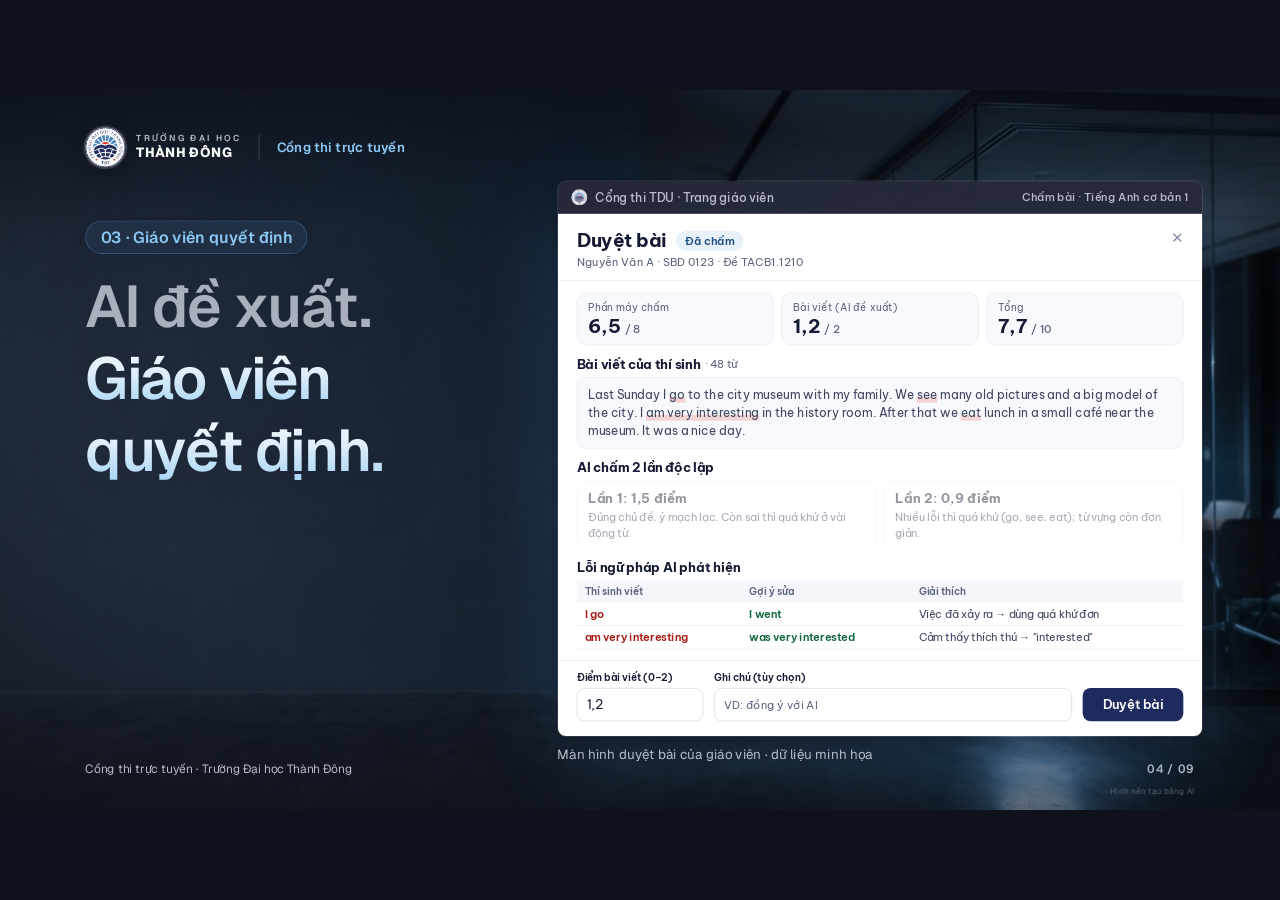
<file: slide-04.html>
<!doctype html>
<html lang="vi">
<head>
<meta charset="utf-8">
<meta name="robots" content="noindex,nofollow">
<meta name="viewport" content="width=device-width,initial-scale=1">
<title>Slide 04 — AI đề xuất, giáo viên quyết định</title>
<link href="fonts/fonts.css" rel="stylesheet">
<link href="deck/deck.css" rel="stylesheet">
<link href="deck/theme.css" rel="stylesheet">
<link href="deck/tdu-v2.css" rel="stylesheet">
<link href="deck/giao-dien-tdu.css" rel="stylesheet">
<style>
/* =========================================================
   SLIDE 4 — AI ĐỀ XUẤT, GIÁO VIÊN QUYẾT ĐỊNH · bản đồ S2 (chữ trái · cửa sổ sản phẩm phải) · 3 NHỊP · WOW 2 · cảm xúc: ĐỈNH
   Nhịp 1: hai lượt AI chấm sáng lên · nhịp 2: lệch 0,6 > ngưỡng 0,5 → cờ "2 lần AI chấm lệch nhau" · nhịp 3: giáo viên bấm Duyệt.
   Ngưỡng lệch của đề TACB = 0,5 (thi_online_service: divergence_threshold=0.5). Điểm bài viết = trung bình 2 lượt
   (double_grading._combine): (1,5 + 0,9) / 2 = 1,2. Dữ liệu minh họa — ghi rõ dưới cửa sổ.
   Ảnh s4: tầng văn phòng khoa về đêm — tường tối trái (chữ), phòng họp kính bên phải (nằm sau cửa sổ sản phẩm).
   ========================================================= */
.scrim{background:linear-gradient(90deg,rgba(var(--bg-rgb),.62) 0%,rgba(var(--bg-rgb),.38) 36%,rgba(var(--bg-rgb),0) 48%),
  linear-gradient(180deg,rgba(var(--bg-rgb),.3) 0%,rgba(var(--bg-rgb),0) 20%,rgba(var(--bg-rgb),0) 80%,rgba(var(--bg-rgb),.5) 100%)}
.copy{top:196px;width:680px}
h1{font-size:88px;margin-top:30px}
.nhip{position:absolute;left:var(--margin);top:640px;width:660px;z-index:2;gap:22px}
.nhip b{font-size:40px}
.nhip small{font-size:26px}

.cs-wrap{left:836px;top:136px;width:968px;height:834px}
.cs-wrap .device-float{animation:none}
.play .cs-wrap .device{animation:traiLen 1.2s var(--ease-out) .8s both}
@keyframes traiLen{from{opacity:0;transform:perspective(1800px) translateY(70px) rotateX(8deg)}to{opacity:1;transform:none}}
.cs-wrap .cua-so{width:100%;height:100%;display:flex;flex-direction:column}
.cs-wrap .md{flex:1 1 auto;min-height:0}
.minh-hoa{position:absolute;left:836px;top:984px;z-index:3}
</style>
</head>
<body data-image="assets/s4.webp,assets/s4.png,assets/s3.webp">
<div class="stage" id="stage">
  <div class="bg">
    <div class="bg-move">
      <div class="bg-kb" style="--kb-origin:72% 52%">
        <img id="bgImg" alt="">
        <video id="bgVid" muted loop playsinline autoplay preload="auto"></video>
      </div>
    </div>
  </div>
  <div class="scrim"></div><div class="vignette"></div><div class="grain"></div>

  <header class="brand">
    <div class="org"><img src="assets/logo.png" alt="Logo Trường Đại học Thành Đông"><div class="org-text"><span>TRƯỜNG ĐẠI HỌC</span><strong>THÀNH ĐÔNG</strong></div></div>
    <span class="vach"></span><span class="ten-cong">Cổng thi trực tuyến</span>
  </header>

  <section class="copy">
    <div class="nhan anim" style="--d:.9s"><span class="tag">03 · Giáo viên quyết định</span></div>
    <h1>
      <span class="mask"><span class="line diu" style="--d:.2s">AI đề xuất.</span></span>
      <span class="mask"><span class="line hl" style="--d:.34s">Giáo viên</span></span>
      <span class="mask"><span class="line hl" style="--d:.48s">quyết định.</span></span>
    </h1>
  </section>

  <ol class="nhip">
    <li data-step="1"><span class="so">01</span><div><b>AI chấm hai lần, độc lập</b><small>Mỗi lần một điểm và nhận xét riêng.</small></div></li>
    <li data-step="2"><span class="so">02</span><div><b>Lệch quá 0,5 điểm: gắn cờ</b><small>1,5 và 0,9 — lệch 0,6, phải xem bài.</small></div></li>
    <li data-step="3"><span class="so">03</span><div><b>Giáo viên chốt và bấm Duyệt</b><small>Chưa duyệt thì chưa gửi điểm.</small></div></li>
  </ol>

  <!-- CỬA SỔ SẢN PHẨM: màn "Duyệt bài" của trang giáo viên (gv.html) — màu thật của hệ thống -->
  <div class="device-wrap cs-wrap">
    <div class="device-float">
      <div class="device cua-so" data-qa-ui data-qa-allow-color>
        <div class="cua-so-dau"><img src="assets/logo.png" alt="">Cổng thi TDU · Trang giáo viên<span class="dia-chi">Chấm bài · Tiếng Anh cơ bản 1</span></div>
        <div class="md">
          <div class="md-dau">
            <div>
              <div class="md-tieu">Duyệt bài <span class="tt" id="ttBai">Đã chấm</span></div>
              <div class="md-phu">Nguyễn Văn A · SBD 0123 · Đề TACB1.1210</div>
            </div>
            <span class="md-x">✕</span>
          </div>
          <div class="md-than">
            <div class="md-diem">
              <div><span>Phần máy chấm</span><b>6,5 <small>/ 8</small></b></div>
              <div><span>Bài viết (AI đề xuất)</span><b>1,2 <small>/ 2</small></b></div>
              <div><span>Tổng</span><b>7,7 <small>/ 10</small></b></div>
            </div>
            <div class="md-muc">
              <h4>Bài viết của thí sinh <span class="mo">· 48 từ</span><span class="co-cam nho an" id="coLech"><svg width="16" height="16" viewBox="0 0 24 24" fill="none" stroke="currentColor" stroke-width="2.2" stroke-linecap="round" stroke-linejoin="round"><path d="M12 3l9.5 17h-19z"/><path d="M12 10v4"/><path d="M12 17.5v.01"/></svg>2 lần AI chấm lệch nhau</span></h4>
              <div class="bai-lam">Last Sunday I <u>go</u> to the city museum with my family. We <u>see</u> many old pictures and a big model of the city. I <u>am very interesting</u> in the history room. After that we <u>eat</u> lunch in a small café near the museum. It was a nice day.</div>
            </div>
            <div class="md-muc">
              <h4>AI chấm 2 lần độc lập <span class="co-cam nho an" id="chipLech">Lệch 0,6 điểm</span></h4>
              <div class="hai-luot">
                <div class="luot cho" id="luot1"><b>Lần 1: 1,5 điểm</b><p>Đúng chủ đề, ý mạch lạc. Còn sai thì quá khứ ở vài động từ.</p></div>
                <div class="luot cho" id="luot2"><b>Lần 2: 0,9 điểm</b><p>Nhiều lỗi thì quá khứ (go, see, eat); từ vựng còn đơn giản.</p></div>
              </div>
            </div>
            <div class="md-muc">
              <h4>Lỗi ngữ pháp AI phát hiện</h4>
              <table class="bang-loi">
                <tr><th>Thí sinh viết</th><th>Gợi ý sửa</th><th>Giải thích</th></tr>
                <tr><td>I go</td><td>I went</td><td>Việc đã xảy ra → dùng quá khứ đơn</td></tr>
                <tr><td>am very interesting</td><td>was very interested</td><td>Cảm thấy thích thú → "interested"</td></tr>
              </table>
            </div>
          </div>
          <div class="md-chan">
            <div class="o-diem"><label>Điểm bài viết (0–2)</label><div class="o" id="oDiem">1,2</div></div>
            <div class="o-ghi"><label>Ghi chú (tùy chọn)</label><div class="o mo">VD: đồng ý với AI</div></div>
            <div class="nut-duyet" id="nutDuyet"><svg width="20" height="20" viewBox="0 0 24 24" fill="none" stroke="currentColor" stroke-width="2.6" stroke-linecap="round" stroke-linejoin="round"><path d="M5 12.5l4.5 4.5L19 7.5"/></svg><span id="chuDuyet">Duyệt bài</span><i class="gon" id="gonDuyet"></i></div>
          </div>
        </div>
      </div>
    </div>
  </div>
  <div class="minh-hoa nguon anim" style="--d:1.6s" data-qa-meta>Màn hình duyệt bài của giáo viên · dữ liệu minh họa</div>
  <svg class="con-tro" id="conTro" viewBox="0 0 24 24" data-qa-allow-color aria-hidden="true"><path d="M4 2.5l15 9-6.6 1.6 3.7 7.1-2.8 1.4-3.7-7.2L4 19z" fill="#fff" stroke="#141A33" stroke-width="1.4" stroke-linejoin="round"/></svg>

  <footer class="foot">
    <div class="shop">Cổng thi trực tuyến · Trường Đại học Thành Đông</div>
    <div class="so-trang">04 / 09</div>
  </footer>
  <div class="ph-badge">Chưa có ảnh nền · thả ảnh vào assets/s4.png</div>
  <div class="credit">Hình nền tạo bằng AI</div>
</div>
<script src="deck/deck.js"></script>
<script>
const $ = id => document.getElementById(id);
const dsLi = [...document.querySelectorAll('.nhip li')];
let phien = 0;
function datDuyet(xong){
  $('nutDuyet').classList.toggle('xong', xong); $('chuDuyet').textContent = xong ? 'Đã duyệt' : 'Duyệt bài';
  $('ttBai').classList.toggle('xong', xong); $('ttBai').textContent = xong ? 'Đã duyệt' : 'Đã chấm';
}
Deck.onStep((n, dir) => {
  const p = ++phien, r = Deck.reduced;
  dsLi.forEach((li, k) => { li.classList.toggle('qua', k < n - 1); li.classList.toggle('dang', k === n - 1); });
  // nhịp 1: hai lượt AI sáng lên
  ['luot1', 'luot2'].forEach(id => { $(id).classList.toggle('cho', n < 1); $(id).classList.toggle('sang', n === 1); $(id).classList.toggle('lech', n >= 2); });
  // nhịp 2: cờ lệch hiện và nhấp nháy
  ['coLech', 'chipLech'].forEach(id => { const el = $(id); el.classList.toggle('an', n < 2); el.classList.remove('nhay');
    if (n === 2 && dir === 1 && !r) { void el.offsetWidth; el.classList.add('nhay'); } });
  // nhịp 3: con trỏ của giáo viên tới nút "Duyệt bài" rồi bấm
  const tro = $('conTro'), nut = $('nutDuyet');
  $('oDiem').classList.toggle('dang', n >= 3);
  tro.getAnimations().forEach(a => a.cancel());
  if (n >= 3 && dir === 1 && !r) {
    datDuyet(false);
    const o = Deck.toStage(nut), x1 = o.x + o.w * .55, y1 = o.y + o.h * .45;
    tro.style.opacity = 1;
    Deck.track(tro.animate([{ transform: `translate(${x1 - 260}px,${y1 - 190}px)` }, { transform: `translate(${x1}px,${y1}px)` }],
      { duration: 1000, easing: 'cubic-bezier(.3,.7,.2,1)', fill: 'forwards' }));
    Deck.later(() => { if (p !== phien) return; const g = $('gonDuyet'); g.classList.remove('go'); void g.offsetWidth; g.classList.add('go'); datDuyet(true); }, 1150);
  } else { tro.style.opacity = 0; datDuyet(n >= 3); }
});
</script>
</body>
</html>
</file>
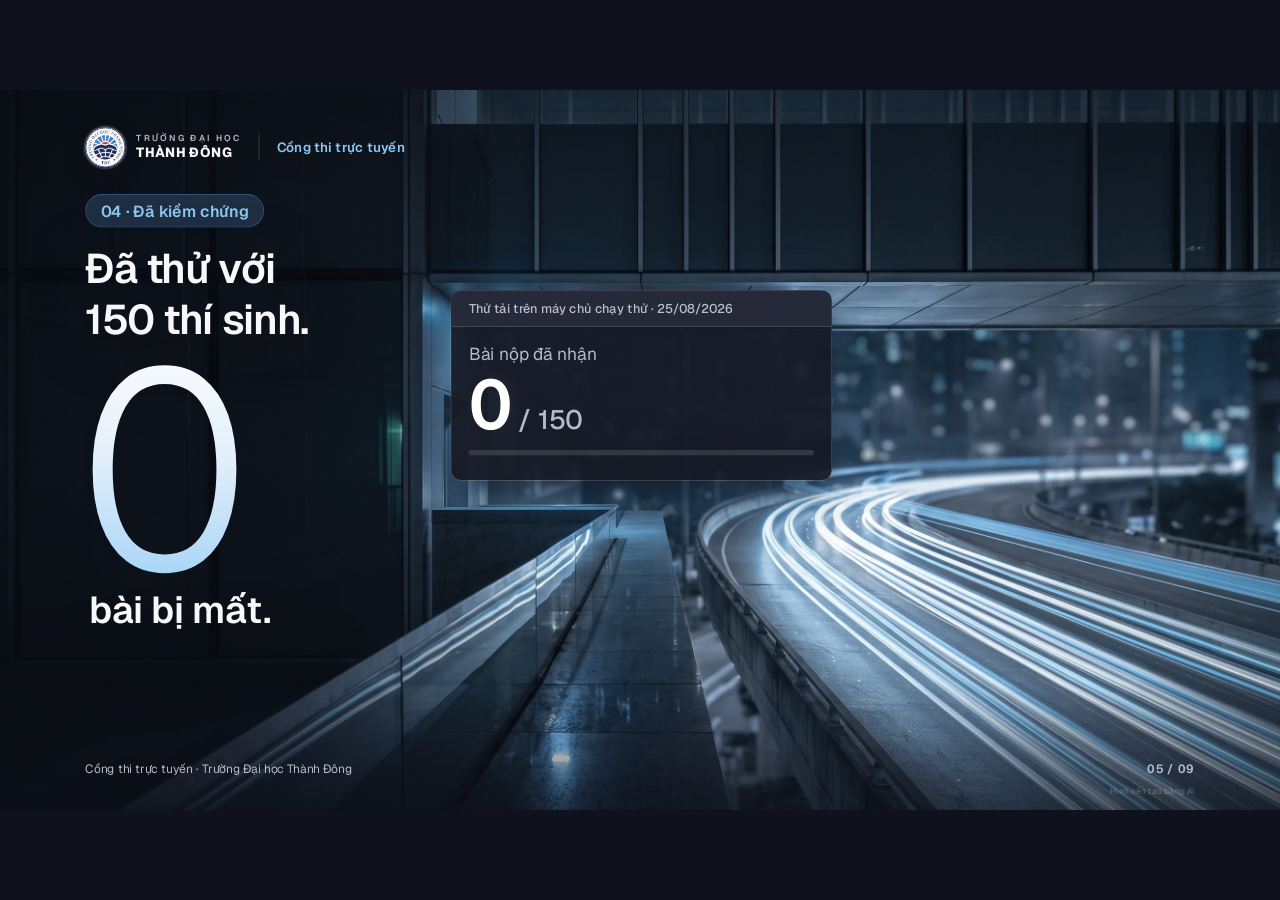
<file: slide-05.html>
<!doctype html>
<html lang="vi">
<head>
<meta charset="utf-8">
<meta name="robots" content="noindex,nofollow">
<meta name="viewport" content="width=device-width,initial-scale=1">
<title>Slide 05 — 0 bài bị mất</title>
<link href="fonts/fonts.css" rel="stylesheet">
<link href="deck/deck.css" rel="stylesheet">
<link href="deck/theme.css" rel="stylesheet">
<link href="deck/tdu-v2.css" rel="stylesheet">
<style>
/* =========================================================
   SLIDE 5 — ĐÃ KIỂM CHỨNG · bản đồ S4 "số tràn khung" · 2 NHỊP · WOW 3 · cảm xúc: ĐỈNH
   Neo: số 0 khổng lồ ("bài bị mất") trong cột tối bên trái của ảnh.
   Nhịp 1: 150 chấm sáng (150 bài nộp) chảy theo vệt đèn của ảnh vào thẻ "Bài nộp đã nhận", bộ đếm lên 150/150.
   Nhịp 2: ba số đo thật hiện trong thẻ. Nguồn: docs/load_test_tien_staging.md (25/08/2026) — kịch bản "150 ramp 60s"
   trên máy chủ chạy thử: 0 lỗi, 0 mất bài, p95 nộp bài 1,72 s; 0 mất bài ở cả 8 kịch bản (5 tiền-staging + 3 staging).
   Ảnh s5: cầu kính nhìn ra đường cao tốc về đêm — cột tối x 0–620, vệt đèn chạy ngang bên phải ở y ≈ 560–640.
   ========================================================= */
.scrim{background:
  linear-gradient(90deg,rgba(var(--bg-rgb),.55) 0%,rgba(var(--bg-rgb),.35) 30%,rgba(var(--bg-rgb),0) 42%),
  linear-gradient(180deg,rgba(var(--bg-rgb),.35) 0%,rgba(var(--bg-rgb),0) 24%,rgba(var(--bg-rgb),0) 82%,rgba(var(--bg-rgb),.55) 100%)}
.copy{top:156px;width:600px}
h1{font-size:62px;margin-top:26px;line-height:1.14}
.neo{position:absolute;left:104px;top:376px;z-index:2;display:flex;flex-direction:column}
.neo .so{font-size:420px;font-weight:300;line-height:.92;letter-spacing:-.04em;font-variant-numeric:tabular-nums;
  background:var(--accent-grad);-webkit-background-clip:text;background-clip:text;color:transparent;
  padding:.06em .04em .02em;margin:-.06em 0 -.02em}
.neo .nhan-so{margin:-18px 0 0 30px;font-size:56px;font-weight:600;letter-spacing:-.01em;color:var(--ink)}

/* dòng chảy 150 bài nộp (canvas, dưới thẻ) */
#dongChay{position:absolute;inset:0;z-index:2;pointer-events:none}

/* thẻ "Bài nộp đã nhận" (E3) */
.the-tai{position:absolute;left:676px;top:300px;width:572px;z-index:3;padding:0 0 26px;overflow:hidden;border-radius:calc(22px * var(--round));
  background:rgba(var(--surface-rgb),.95);border:1px solid rgba(var(--fg-rgb),.22);box-shadow:var(--x-elev),var(--x-halo)}
.the-tai .dau{padding:14px 26px;background:rgba(var(--surface-hi-rgb),.96);border-bottom:1px solid var(--glass-line);font-size:19px;font-weight:500;color:var(--muted)}
.the-tai .than{padding:24px 26px 0}
.the-tai .nhan-o{font-size:26px;color:var(--muted)}
.dem{display:flex;align-items:baseline;gap:12px;margin-top:4px}
.dem b{font-size:104px;font-weight:600;line-height:1.05;letter-spacing:-.03em;font-variant-numeric:tabular-nums;color:var(--ink-strong)}
.dem span{font-size:40px;font-weight:500;color:var(--muted)}
.thanh{height:8px;border-radius:999px;background:rgba(var(--fg-rgb),.12);overflow:hidden;margin-top:14px}
.thanh i{display:block;height:100%;width:0;border-radius:999px;background:var(--accent-hi)}
.so-do{list-style:none;display:flex;flex-direction:column}
.so-do li{display:flex;justify-content:space-between;align-items:baseline;gap:16px;padding:0;border-top:1px solid transparent;max-height:0;opacity:0;overflow:hidden;
  transition:max-height var(--dur-2) var(--ease-out),padding var(--dur-2) var(--ease-out),opacity var(--dur-2) var(--ease-out),border-color var(--dur-2) ease;transition-delay:var(--step-delay,0s)}
.so-do li.step-on{max-height:90px;padding:14px 0;opacity:1;border-top-color:var(--glass-line)}
.so-do{margin-top:8px}
.so-do span{font-size:25px;color:var(--muted);white-space:nowrap}
.so-do b{font-size:34px;font-weight:600;font-variant-numeric:tabular-nums;color:var(--ink);white-space:nowrap}
.play .the-tai{animation:theVao var(--dur-3) var(--ease-out) .6s both}
@keyframes theVao{from{opacity:0;transform:perspective(1600px) translateY(50px) rotateX(8deg)}to{opacity:1;transform:none}}
</style>
</head>
<body data-image="assets/s5.webp,assets/s5.png,assets/s4.webp">
<div class="stage" id="stage">
  <div class="bg">
    <div class="bg-move">
      <div class="bg-kb" style="--kb-origin:70% 58%">
        <img id="bgImg" alt="">
        <video id="bgVid" muted loop playsinline autoplay preload="auto"></video>
      </div>
    </div>
  </div>
  <div class="scrim"></div><div class="vignette"></div><div class="grain"></div>

  <header class="brand">
    <div class="org"><img src="assets/logo.png" alt="Logo Trường Đại học Thành Đông"><div class="org-text"><span>TRƯỜNG ĐẠI HỌC</span><strong>THÀNH ĐÔNG</strong></div></div>
    <span class="vach"></span><span class="ten-cong">Cổng thi trực tuyến</span>
  </header>

  <section class="copy">
    <div class="nhan anim" style="--d:1s"><span class="tag">04 · Đã kiểm chứng</span></div>
    <h1>
      <span class="mask"><span class="line" style="--d:.5s">Đã thử với</span></span>
      <span class="mask"><span class="line" style="--d:.62s">150 thí sinh.</span></span>
    </h1>
  </section>

  <!-- ĐIỂM NEO: số 0 -->
  <div class="neo anim" style="--d:.15s" data-qa-group>
    <span class="so">0</span>
    <span class="nhan-so">bài bị mất.</span>
  </div>

  <!-- 150 bài nộp chảy theo vệt đèn vào thẻ (nhịp 1) -->
  <div id="dongChay" class="fx-layer" data-step="1" data-step-fx="fade"></div>

  <!-- THẺ KẾT QUẢ THỬ TẢI -->
  <div class="the-tai">
    <div class="dau" data-qa-meta>Thử tải trên máy chủ chạy thử · 25/08/2026</div>
    <div class="than">
      <div class="nhan-o">Bài nộp đã nhận</div>
      <div class="dem" data-qa-group><b id="daNhan">0</b><span>/ 150</span></div>
      <div class="thanh"><i id="thanhNhan"></i></div>
      <ul class="so-do">
        <li data-step="2" data-step-fx="none"><span>150 thí sinh vào thi trong</span><b>60 giây</b></li>
        <li data-step="2" data-step-fx="none" style="--step-delay:.1s"><span>95% bài nộp xong trong</span><b>1,72 giây</b></li>
        <li data-step="2" data-step-fx="none" style="--step-delay:.2s"><span>Kịch bản thử tải không mất bài</span><b>8 / 8</b></li>
      </ul>
    </div>
  </div>

  <footer class="foot">
    <div class="shop">Cổng thi trực tuyến · Trường Đại học Thành Đông</div>
    <div class="so-trang">05 / 09</div>
  </footer>
  <div class="ph-badge">Chưa có ảnh nền · thả ảnh vào assets/s5.png</div>
  <div class="credit">Hình nền tạo bằng AI</div>
</div>
<script src="deck/deck.js"></script>
<script src="deck/fx/fx-core.js"></script>
<script>
/* Hiệu ứng riêng của slide: "nopBai" — N chấm sáng chạy theo các làn (đường cong Bézier, toạ độ sân khấu) rồi "rơi" vào thẻ.
   Màu lấy từ phong cách (FX.rgba), vẽ bằng sprite, giảm chuyển động → hiện ngay kết quả cuối (đủ N). */
FX.register('nopBai', (el, o, ctx) => {
  const c = FX.canvas(el);
  const N = o.n || 150, DI = o.di || 1300, RAI = o.rai || 2900;
  const r = ctx.rand, lanes = o.lanes;
  const dots = Array.from({ length: N }, (_, i) => ({ t0: i * RAI / N + r() * 30, l: r.int(0, lanes.length - 1), j: r.range(-6, 6) }));
  const sp = document.createElement('canvas'); sp.width = sp.height = 48;
  const g = sp.getContext('2d'), gr = g.createRadialGradient(24, 24, 0, 24, 24, 24);
  gr.addColorStop(0, FX.rgba('fg', 1)); gr.addColorStop(.18, FX.rgba('accent-hi', .95)); gr.addColorStop(.45, FX.rgba('accent-hi', .35)); gr.addColorStop(1, FX.rgba('accent', 0));
  g.fillStyle = gr; g.fillRect(0, 0, 48, 48);
  const lan = FX.rgba('accent-hi', .22);
  const bez = (L, u) => { const v = 1 - u; return [v*v*v*L[0] + 3*v*v*u*L[2] + 3*v*u*u*L[4] + u*u*u*L[6], v*v*v*L[1] + 3*v*v*u*L[3] + 3*v*u*u*L[5] + u*u*u*L[7]]; };
  const ease = u => (u < .5 ? 2 * u * u : 1 - Math.pow(-2 * u + 2, 2) / 2);
  let vong = null, da = -1;
  const bao = k => { if (k !== da) { da = k; if (o.onCount) o.onCount(k, N); } };
  const ve = t => {
    c.clear(); let k = 0;
    c.ctx.lineWidth = 2; c.ctx.strokeStyle = lan;                 // làn chảy mờ: neo mắt cho dòng bài nộp
    for (const L of lanes) { c.ctx.beginPath(); c.ctx.moveTo(L[0], L[1]); c.ctx.bezierCurveTo(L[2], L[3], L[4], L[5], L[6], L[7]); c.ctx.stroke(); }
    for (const d of dots) {
      const u = (t - d.t0) / DI;
      if (u < 0) continue;
      if (u >= 1) { k++; continue; }
      const a = Math.min(1, u * 6, (1 - u) * 8), s = 26 + 12 * Math.sin(u * Math.PI);
      for (let q = 4; q >= 0; q--) {                       // đuôi: 3 bóng mờ phía sau → đọc ra "đang chạy"
        const uq = Math.max(0, u - q * .02), [x, y] = bez(lanes[d.l], ease(uq)), sq = s * (1 - q * .16);
        c.ctx.globalAlpha = a * (q ? .4 / q : 1);
        c.ctx.drawImage(sp, x - sq / 2, y - sq / 2 + d.j, sq, sq);
      }
    }
    c.ctx.globalAlpha = 1; bao(k);
    if (k >= N && vong) { vong.stop(); vong = null; }
  };
  return {
    play() { if (vong) vong.stop(); vong = null; da = -1; c.clear(); if (ctx.reduced) { bao(N); return; } vong = FX.loop(t => ve(t)); },
    reset() { if (vong) vong.stop(); vong = null; c.clear(); da = -1; bao(0); },
    stop() { if (vong) vong.stop(); c.destroy(); }
  };
});

const daNhan = document.getElementById('daNhan'), thanh = document.getElementById('thanhNhan');
FX.bind(FX.nopBai('#dongChay', {
  seed: 7,
  lanes: [[1960, 556, 1660, 566, 1420, 578, 1250, 470], [1960, 584, 1650, 594, 1410, 608, 1250, 540], [1960, 612, 1640, 624, 1400, 640, 1250, 610]],
  onCount: (k, N) => { daNhan.textContent = k; thanh.style.width = (k / N * 100) + '%'; }
}), 1);
</script>
</body>
</html>
</file>
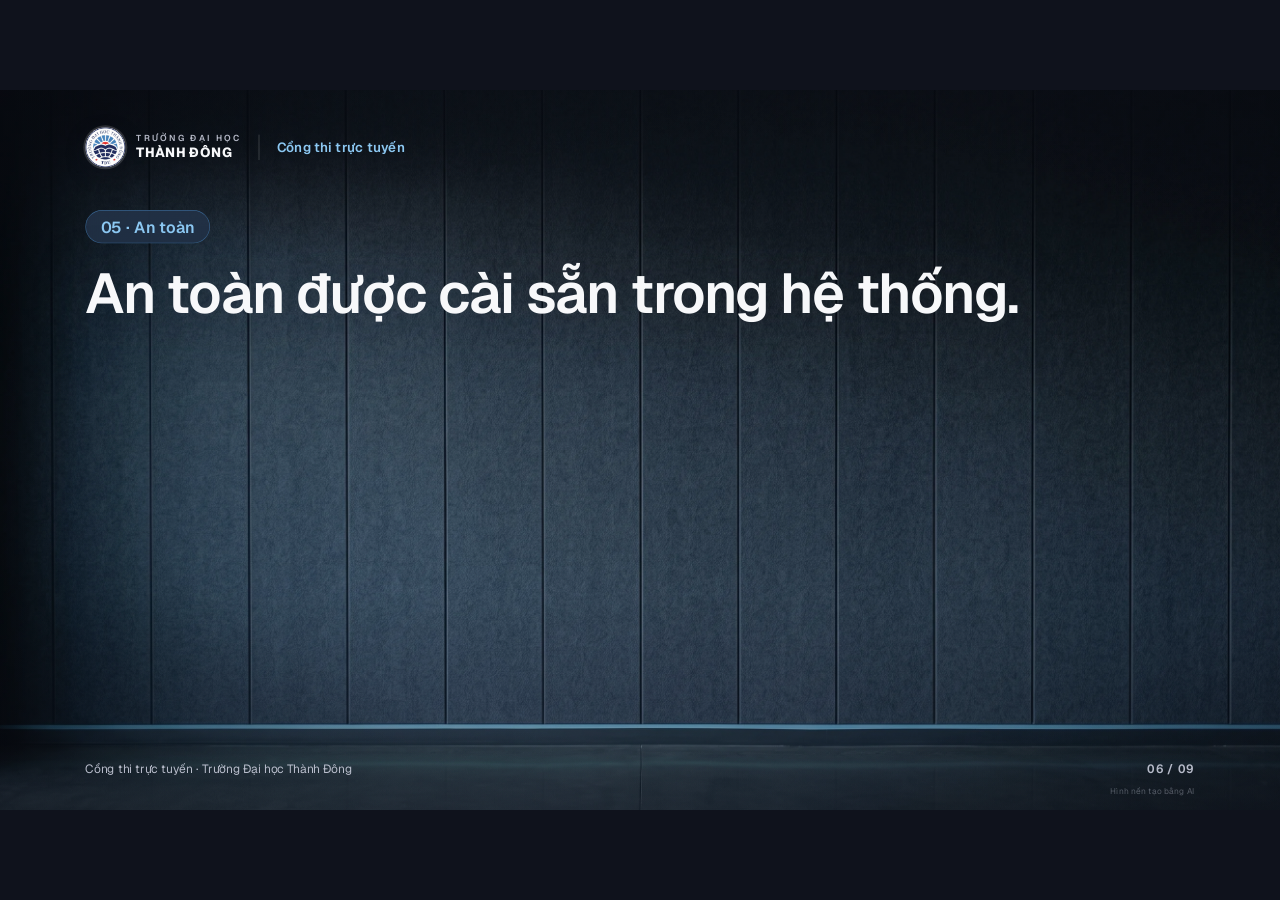
<file: slide-06.html>
<!doctype html>
<html lang="vi">
<head>
<meta charset="utf-8">
<meta name="robots" content="noindex,nofollow">
<meta name="viewport" content="width=device-width,initial-scale=1">
<title>Slide 06 — An toàn được cài sẵn</title>
<link href="fonts/fonts.css" rel="stylesheet">
<link href="deck/deck.css" rel="stylesheet">
<link href="deck/theme.css" rel="stylesheet">
<link href="deck/tdu-v2.css" rel="stylesheet">
<link href="deck/giao-dien-tdu.css" rel="stylesheet">
<style>
/* =========================================================
   SLIDE 6 — AN TOÀN, MINH BẠCH · bản đồ S3 "bento" · 3 NHỊP · cảm xúc: LẮNG
   1 ô lớn (hàng đợi gửi email thật: chỉ bài "Đã duyệt" mới được gửi — email_flow.queue_ket_qua_emails lấy bài reviewed)
   + 2 ô nhỏ: thí sinh từ chối AI → giáo viên chấm tay (nhánh no_ai_consent) · công cụ xóa/ẩn danh dữ liệu (scripts/xoa_du_lieu_hs.py, Luật Bảo vệ dữ liệu cá nhân 91/2025/QH15 — thay NĐ 13/2023 từ 01/01/2026).
   Ảnh s6: tường tiêu âm nỉ xanh than, tối và đều — nền yên cho lưới bento.
   ========================================================= */
.scrim{background:linear-gradient(180deg,rgba(var(--bg-rgb),.4) 0%,rgba(var(--bg-rgb),.1) 30%,rgba(var(--bg-rgb),.15) 70%,rgba(var(--bg-rgb),.5) 100%)}
.copy{top:180px;width:1500px}
h1{font-size:84px;margin-top:28px}
.bento{position:absolute;left:var(--margin);right:var(--margin);top:476px;height:500px;z-index:2;
  display:grid;grid-template-columns:7fr 5fr;grid-template-rows:1fr 1fr;gap:24px}
.o{padding:30px 34px;display:flex;flex-direction:column}
.o-lon{grid-row:1 / span 2}
.o h3{font-size:40px;font-weight:600;letter-spacing:-.01em;line-height:1.2;color:var(--ink)}
.o p{margin-top:10px;font-size:28px;line-height:1.4;color:var(--muted)}
.o .so{font-size:24px;font-weight:600;color:var(--accent-text);margin-bottom:12px;font-variant-numeric:tabular-nums}
.o-lon .hd{margin-top:22px}
.o-nho{flex-direction:row;gap:26px;align-items:flex-start}
.o-nho .bieu{flex:none;width:64px;height:64px;border-radius:calc(18px * var(--round));display:grid;place-items:center;background:rgba(var(--accent-rgb),.22);color:var(--accent-hi)}
.o-nho .bieu svg{width:34px;height:34px}
</style>
</head>
<body data-image="assets/s6.webp,assets/s6.png,assets/s5.webp">
<div class="stage" id="stage">
  <div class="bg">
    <div class="bg-move">
      <div class="bg-kb" style="--kb-origin:40% 60%">
        <img id="bgImg" alt="">
        <video id="bgVid" muted loop playsinline autoplay preload="auto"></video>
      </div>
    </div>
  </div>
  <div class="scrim"></div><div class="vignette"></div><div class="grain"></div>

  <header class="brand">
    <div class="org"><img src="assets/logo.png" alt="Logo Trường Đại học Thành Đông"><div class="org-text"><span>TRƯỜNG ĐẠI HỌC</span><strong>THÀNH ĐÔNG</strong></div></div>
    <span class="vach"></span><span class="ten-cong">Cổng thi trực tuyến</span>
  </header>

  <section class="copy">
    <div class="nhan anim" style="--d:.9s"><span class="tag">05 · An toàn</span></div>
    <h1>
      <span class="mask"><span class="line" style="--d:.2s">An toàn được cài sẵn trong hệ thống.</span></span>
    </h1>
  </section>

  <div class="bento">
    <!-- Ô LỚN · nhịp 1: hàng đợi gửi email — chỉ bài đã duyệt mới được gửi -->
    <div class="o o-lon the" data-step="1" data-step-fx="scale">
      <div class="so">01</div>
      <h3>Chưa duyệt, chưa gửi điểm</h3>
      <div class="hd" data-qa-ui data-qa-allow-color>
        <div class="hd-dau"><span>Gửi kết quả qua email · Ca thi thử</span><span>3 bài</span></div>
        <div class="hd-dong"><div class="ten">Thí sinh 01<small>Tiếng Anh cơ bản 1</small></div><span class="hd-tt duyet">✓ Đã duyệt</span><span class="hd-thu gui">Đã gửi email</span></div>
        <div class="hd-dong"><div class="ten">Thí sinh 02<small>Tiếng Anh cơ bản 1</small></div><span class="hd-tt cho">Chờ duyệt</span><span class="hd-thu giu">Giữ lại</span></div>
        <div class="hd-dong"><div class="ten">Thí sinh 03<small>Tiếng Anh cơ bản 1</small></div><span class="hd-tt co">⚠ AI chấm lệch</span><span class="hd-thu giu">Giữ lại</span></div>
      </div>
    </div>
    <!-- Ô NHỎ · nhịp 2 -->
    <div class="o o-nho the" data-step="2" data-step-fx="scale">
      <span class="bieu"><svg viewBox="0 0 24 24" fill="none" stroke="currentColor" stroke-width="2" stroke-linecap="round" stroke-linejoin="round"><path d="M12 20h9"/><path d="M16.5 3.5a2.1 2.1 0 013 3L7 19l-4 1 1-4z"/></svg></span>
      <div><div class="so">02</div><h3>Không đồng ý dùng AI?</h3><p>Giáo viên chấm tay bài viết.</p></div>
    </div>
    <!-- Ô NHỎ · nhịp 3 -->
    <div class="o o-nho the" data-step="3" data-step-fx="scale">
      <span class="bieu"><svg viewBox="0 0 24 24" fill="none" stroke="currentColor" stroke-width="2" stroke-linecap="round" stroke-linejoin="round"><path d="M12 3l8 3v6c0 4.5-3.4 8.1-8 9-4.6-.9-8-4.5-8-9V6z"/><path d="M9 12l2 2 4-4"/></svg></span>
      <div><div class="so">03</div><h3>Dữ liệu thí sinh</h3><p>Xóa, ẩn danh theo Luật Bảo vệ dữ liệu cá&nbsp;nhân.</p></div>
    </div>
  </div>

  <footer class="foot">
    <div class="shop">Cổng thi trực tuyến · Trường Đại học Thành Đông</div>
    <div class="so-trang">06 / 09</div>
  </footer>
  <div class="ph-badge">Chưa có ảnh nền · thả ảnh vào assets/s6.png</div>
  <div class="credit">Hình nền tạo bằng AI</div>
</div>
<script src="deck/deck.js"></script>
</body>
</html>
</file>
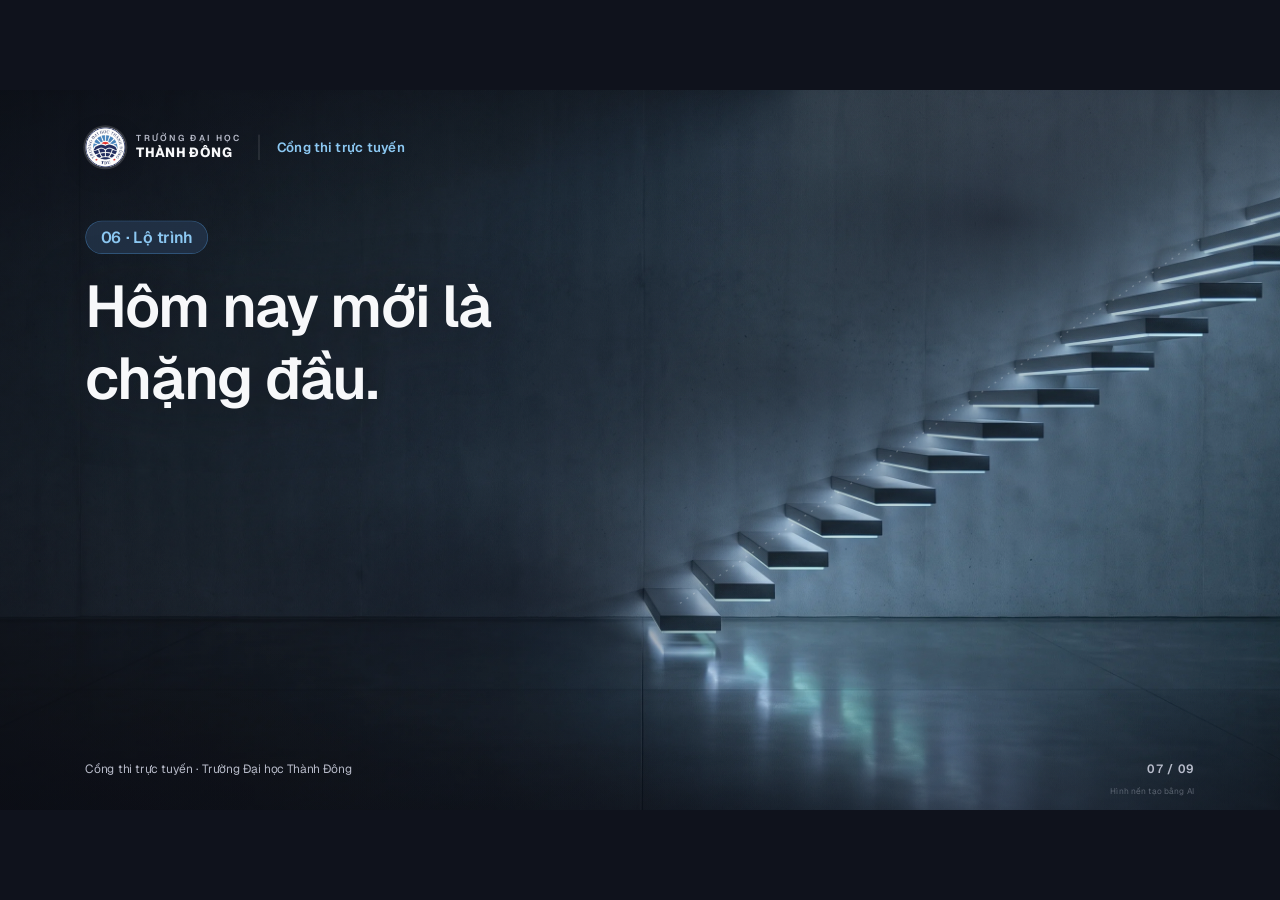
<file: slide-07.html>
<!doctype html>
<html lang="vi">
<head>
<meta charset="utf-8">
<meta name="robots" content="noindex,nofollow">
<meta name="viewport" content="width=device-width,initial-scale=1">
<title>Slide 07 — Lộ trình</title>
<link href="fonts/fonts.css" rel="stylesheet">
<link href="deck/deck.css" rel="stylesheet">
<link href="deck/theme.css" rel="stylesheet">
<link href="deck/tdu-v2.css" rel="stylesheet">
<style>
/* =========================================================
   SLIDE 7 — LỘ TRÌNH · bố cục "thước đo & mốc" đặt dọc theo cầu thang nổi của ảnh · 3 NHỊP · cảm xúc: DÂNG
   Ảnh s7: bậc thang nổi phát sáng đi từ (1020,770) lên góc phải trên (1880,165); 2/3 trái là tường bê tông trống.
   Ba mốc nằm ngay trên mép bậc: Hôm nay (bậc đầu) → Trước khi thi thật → Giai đoạn 2. Nhãn đặt trên tường bên trái mỗi mốc.
   Đường nối vẽ ra theo nhịp (stroke-dashoffset); chấm "đang ở đây" thở nhẹ ở mốc 1 (vi chuyển động duy nhất).
   ========================================================= */
.scrim{background:
  linear-gradient(90deg,rgba(var(--bg-rgb),.5) 0%,rgba(var(--bg-rgb),.25) 45%,rgba(var(--bg-rgb),0) 60%),
  radial-gradient(ellipse 34% 30% at 62% 40%,rgba(var(--bg-rgb),.45),rgba(var(--bg-rgb),0) 100%),
  radial-gradient(ellipse 26% 20% at 78% 18%,rgba(var(--bg-rgb),.6),rgba(var(--bg-rgb),0) 100%),
  radial-gradient(ellipse 24% 16% at 40% 70%,rgba(var(--bg-rgb),.5),rgba(var(--bg-rgb),0) 100%),
  linear-gradient(180deg,rgba(var(--bg-rgb),.3) 0%,rgba(var(--bg-rgb),0) 22%,rgba(var(--bg-rgb),0) 82%,rgba(var(--bg-rgb),.5) 100%)}
.copy{top:196px;width:900px}
h1{font-size:88px;margin-top:30px}

svg.duong-moc{position:absolute;inset:0;width:1920px;height:1080px;z-index:2;pointer-events:none;overflow:visible}
.duong-moc .nen{fill:none;stroke:rgba(var(--fg-rgb),.22);stroke-width:2;stroke-dasharray:3 9}
.duong-moc .doan{fill:none;stroke:var(--accent-hi);stroke-width:3;stroke-linecap:round;stroke-dasharray:1 1;stroke-dashoffset:1;
  transition:stroke-dashoffset var(--dur-3) var(--ease-out)}
.duong-moc .doan.step-on{stroke-dashoffset:0}

.moc{position:absolute;z-index:3;width:30px;height:30px;margin:-15px 0 0 -15px;border-radius:50%;
  background:var(--accent-hi);box-shadow:0 0 0 7px rgba(var(--accent-rgb),.3),0 0 26px rgba(var(--accent-hi-rgb),.8)}
.moc.dang::after{content:"";position:absolute;inset:-7px;border-radius:50%;animation:live 2s ease-out infinite}
.nhan-moc{position:absolute;z-index:3;text-align:right}
.nhan-moc small{display:block;font-size:30px;font-weight:700;color:var(--accent-text);letter-spacing:.005em}
.nhan-moc b{display:block;font-size:44px;font-weight:600;letter-spacing:-.015em;color:var(--ink-strong);margin-top:4px;white-space:nowrap}
.nhan-moc span{display:block;font-size:28px;font-weight:500;color:var(--ink);margin-top:6px;white-space:nowrap}
/* mốc 2, 3: đường nối đi chéo lên phải sát cuối dòng chi tiết → lùi dòng này 46px theo độ dốc, chữ không bị nét sáng cắt qua */
.nhan-moc.theo-doc span{margin-right:46px}
</style>
</head>
<body data-image="assets/s7.webp,assets/s7.png,assets/s6.webp">
<div class="stage" id="stage">
  <div class="bg">
    <div class="bg-move">
      <div class="bg-kb" style="--kb-origin:76% 44%">
        <img id="bgImg" alt="">
        <video id="bgVid" muted loop playsinline autoplay preload="auto"></video>
      </div>
    </div>
  </div>
  <div class="scrim"></div><div class="vignette"></div><div class="grain"></div>

  <header class="brand">
    <div class="org"><img src="assets/logo.png" alt="Logo Trường Đại học Thành Đông"><div class="org-text"><span>TRƯỜNG ĐẠI HỌC</span><strong>THÀNH ĐÔNG</strong></div></div>
    <span class="vach"></span><span class="ten-cong">Cổng thi trực tuyến</span>
  </header>

  <section class="copy">
    <div class="nhan anim" style="--d:.9s"><span class="tag">06 · Lộ trình</span></div>
    <h1>
      <span class="mask"><span class="line" style="--d:.2s">Hôm nay mới là</span></span>
      <span class="mask"><span class="line" style="--d:.34s">chặng đầu.</span></span>
    </h1>
  </section>

  <!-- Đường nối 3 mốc theo mép bậc thang: nét chấm mờ (cấu trúc) + đoạn sáng vẽ ra theo nhịp -->
  <svg class="duong-moc" viewBox="0 0 1920 1080" aria-hidden="true">
    <path class="nen" d="M1020 770 L1450 469 L1800 224"/>
    <path class="doan" data-step="2" data-step-fx="none" pathLength="1" d="M1020 770 L1450 469"/>
    <path class="doan" data-step="3" data-step-fx="none" pathLength="1" d="M1450 469 L1800 224"/>
  </svg>

  <!-- Mốc 1 · nhịp 1 -->
  <div class="moc dang" data-step="1" data-step-fx="fade" style="left:1020px;top:770px"></div>
  <div class="nhan-moc" data-step="1" style="right:952px;top:690px">
    <small>Hôm nay</small><b>Bản chạy thử</b><span>Chạy trọn một vòng thi</span>
  </div>
  <!-- Mốc 2 · nhịp 2 -->
  <div class="moc" data-step="2" data-step-fx="fade" style="left:1450px;top:469px"></div>
  <div class="nhan-moc theo-doc" data-step="2" style="right:522px;top:388px">
    <small>Trước khi thi thật</small><b>Hiệu chỉnh</b><span>Đối chiếu AI, chốt thang chấm, thi thử</span>
  </div>
  <!-- Mốc 3 · nhịp 3 -->
  <div class="moc" data-step="3" data-step-fx="fade" style="left:1800px;top:224px"></div>
  <div class="nhan-moc theo-doc" data-step="3" style="right:172px;top:144px">
    <small>Giai đoạn 2</small><b>Mở rộng</b><span>TOEIC, tiếng Trung (HSK), thi Nói</span>
  </div>

  <footer class="foot">
    <div class="shop">Cổng thi trực tuyến · Trường Đại học Thành Đông</div>
    <div class="so-trang">07 / 09</div>
  </footer>
  <div class="ph-badge">Chưa có ảnh nền · thả ảnh vào assets/s7.png</div>
  <div class="credit">Hình nền tạo bằng AI</div>
</div>
<script src="deck/deck.js"></script>
</body>
</html>
</file>
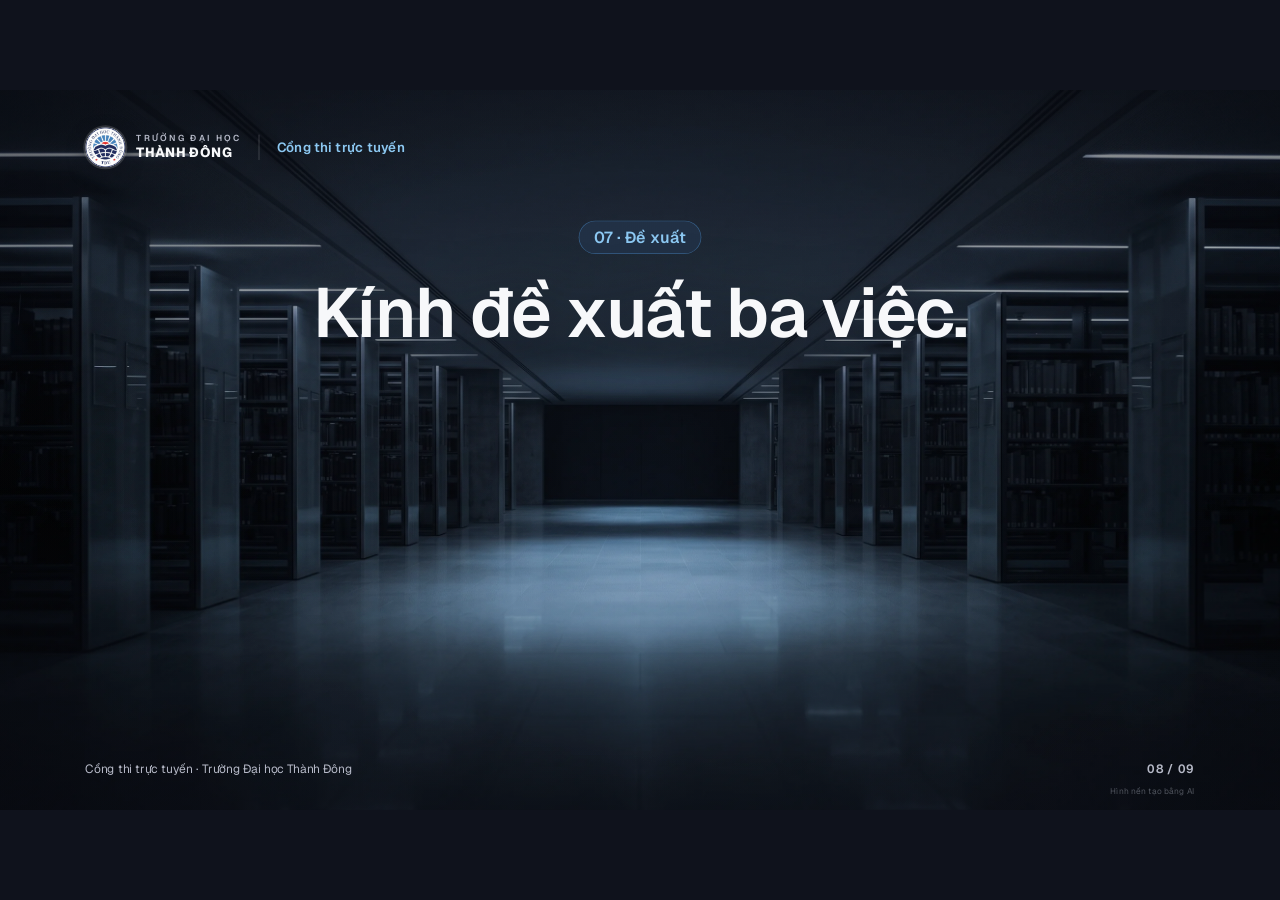
<file: slide-08.html>
<!doctype html>
<html lang="vi">
<head>
<meta charset="utf-8">
<meta name="robots" content="noindex,nofollow">
<meta name="viewport" content="width=device-width,initial-scale=1">
<title>Slide 08 — Kính đề xuất ba việc</title>
<link href="fonts/fonts.css" rel="stylesheet">
<link href="deck/deck.css" rel="stylesheet">
<link href="deck/theme.css" rel="stylesheet">
<link href="deck/tdu-v2.css" rel="stylesheet">
<style>
/* =========================================================
   SLIDE 8 — LỜI ĐỀ NGHỊ · bản đồ S1 "ra mắt căn giữa" (slide kêu gọi được căn giữa để trang nghiêm) · 3 NHỊP · cảm xúc: ĐỈNH NHỎ
   Ảnh s8: sảnh thư viện kính – thép đối xứng về đêm — trần tối nửa trên (tiêu đề), vũng sáng trên sàn nửa dưới (ba thẻ).
   Ba việc khớp mục "Trước khi thi thật" của slide 7 và docs/kich_ban_demo_13_10.md.
   ========================================================= */
.scrim{background:
  linear-gradient(180deg,rgba(var(--bg-rgb),.45) 0%,rgba(var(--bg-rgb),.15) 34%,rgba(var(--bg-rgb),.1) 60%,rgba(var(--bg-rgb),.5) 100%),
  radial-gradient(ellipse 60% 50% at 50% 30%,rgba(var(--bg-rgb),.35),rgba(var(--bg-rgb),0) 100%)}
.copy{left:0;right:0;width:auto;top:196px;text-align:center}
.copy .nhan{justify-content:center}
h1{font-size:104px;margin-top:30px}
.ba-viec{position:absolute;left:198px;right:198px;top:560px;z-index:2;display:grid;grid-template-columns:repeat(3,1fr);gap:36px}
.viec{padding:34px 34px 36px;display:flex;flex-direction:column;min-height:330px}
.viec .so{font-size:24px;font-weight:600;color:var(--accent-text);font-variant-numeric:tabular-nums}
.viec .lon{margin-top:18px;font-size:54px;font-weight:600;letter-spacing:-.02em;line-height:1.05;color:var(--accent-text);font-variant-numeric:tabular-nums}
.viec b{margin-top:10px;text-wrap:balance;font-size:36px;font-weight:600;line-height:1.22;letter-spacing:-.01em;color:var(--ink)}
.viec p{margin-top:auto;padding-top:18px;font-size:27px;line-height:1.4;color:var(--muted)}
</style>
</head>
<body data-image="assets/s8.webp,assets/s8.png,assets/s7.webp">
<div class="stage" id="stage">
  <div class="bg">
    <div class="bg-move">
      <div class="bg-kb" style="--kb-origin:50% 60%">
        <img id="bgImg" alt="">
        <video id="bgVid" muted loop playsinline autoplay preload="auto"></video>
      </div>
    </div>
  </div>
  <div class="scrim"></div><div class="vignette"></div><div class="grain"></div>

  <header class="brand">
    <div class="org"><img src="assets/logo.png" alt="Logo Trường Đại học Thành Đông"><div class="org-text"><span>TRƯỜNG ĐẠI HỌC</span><strong>THÀNH ĐÔNG</strong></div></div>
    <span class="vach"></span><span class="ten-cong">Cổng thi trực tuyến</span>
  </header>

  <section class="copy">
    <div class="nhan anim" style="--d:.9s"><span class="tag">07 · Đề xuất</span></div>
    <h1><span class="mask"><span class="line" style="--d:.2s">Kính đề xuất ba việc.</span></span></h1>
  </section>

  <div class="ba-viec">
    <div class="viec the" data-step="1" data-step-fx="scale">
      <span class="so">01</span>
      <span class="lon">30–50</span>
      <b>bài viết đã chấm điểm</b>
      <p>Để đo độ lệch, chỉnh AI.</p>
    </div>
    <div class="viec the" data-step="2" data-step-fx="scale">
      <span class="so">02</span>
      <span class="lon">1</span>
      <b>thang chấm Viết thống nhất</b>
      <p>Hiện đang là bản nháp.</p>
    </div>
    <div class="viec the" data-step="3" data-step-fx="scale">
      <span class="so">03</span>
      <span class="lon">1</span>
      <b>lớp thi thử thật</b>
      <p>Một đợt kiểm tra trên lớp.</p>
    </div>
  </div>

  <footer class="foot">
    <div class="shop">Cổng thi trực tuyến · Trường Đại học Thành Đông</div>
    <div class="so-trang">08 / 09</div>
  </footer>
  <div class="ph-badge">Chưa có ảnh nền · thả ảnh vào assets/s8.png</div>
  <div class="credit">Hình nền tạo bằng AI</div>
</div>
<script src="deck/deck.js"></script>
</body>
</html>
</file>
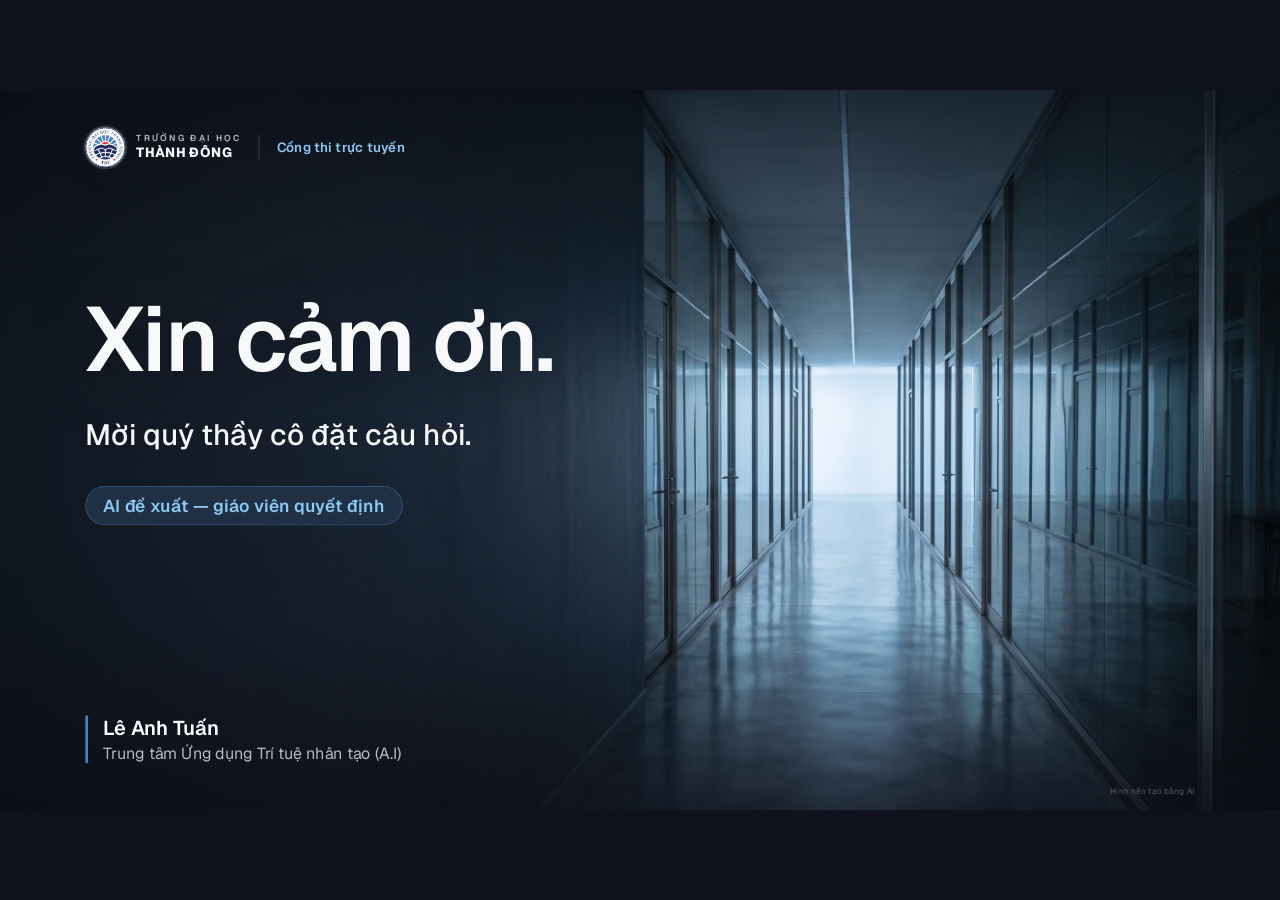
<file: slide-09.html>
<!doctype html>
<html lang="vi">
<head>
<meta charset="utf-8">
<meta name="robots" content="noindex,nofollow">
<meta name="viewport" content="width=device-width,initial-scale=1">
<title>Slide 09 — Cảm ơn</title>
<link href="fonts/fonts.css" rel="stylesheet">
<link href="deck/deck.css" rel="stylesheet">
<link href="deck/theme.css" rel="stylesheet">
<link href="deck/tdu-v2.css" rel="stylesheet">
<style>
/* =========================================================
   SLIDE 9 — CẢM ƠN · KHÉP VÒNG với bìa: cùng hành lang của slide 1 nhưng lúc rạng sáng (ảnh s9 = s1 chỉnh thời điểm)
   → "một ngày mới" cho kỳ thi. Bố cục chữ trái như bìa; không nhịp bấm; cảm xúc: LẮNG.
   ========================================================= */
.scrim{background:
  linear-gradient(90deg,rgba(var(--bg-rgb),.5) 0%,rgba(var(--bg-rgb),.25) 42%,rgba(var(--bg-rgb),0) 56%),
  linear-gradient(180deg,rgba(var(--bg-rgb),.35) 0%,rgba(var(--bg-rgb),0) 20%,rgba(var(--bg-rgb),0) 74%,rgba(var(--bg-rgb),.55) 100%)}
.copy{top:300px;width:1000px}
h1{font-size:136px;line-height:1.08;letter-spacing:-.03em}
.sub{margin-top:40px;font-size:44px;line-height:1.35;font-weight:500;color:var(--ink)}
.chot{margin-top:48px;display:inline-flex}
.chot .tag{font-size:26px;padding:12px 26px 11px}
.trinh-bay{position:absolute;left:var(--margin);bottom:70px;z-index:2;display:flex;gap:22px}
.trinh-bay::before{content:"";flex:none;width:4px;border-radius:2px;background:var(--accent)}
.trinh-bay b{display:block;font-size:30px;font-weight:600;color:var(--ink-strong)}
.trinh-bay span{display:block;font-size:24px;color:var(--muted);margin-top:2px}
</style>
</head>
<body data-image="assets/s9.webp,assets/s9.png,assets/s1.webp">
<div class="stage" id="stage">
  <div class="bg">
    <div class="bg-move">
      <div class="bg-kb" style="--kb-origin:66% 54%">
        <img id="bgImg" alt="">
        <video id="bgVid" muted loop playsinline autoplay preload="auto"></video>
      </div>
    </div>
  </div>
  <div class="scrim"></div><div class="vignette"></div><div class="grain"></div>

  <header class="brand">
    <div class="org"><img src="assets/logo.png" alt="Logo Trường Đại học Thành Đông"><div class="org-text"><span>TRƯỜNG ĐẠI HỌC</span><strong>THÀNH ĐÔNG</strong></div></div>
    <span class="vach"></span><span class="ten-cong">Cổng thi trực tuyến</span>
  </header>

  <section class="copy">
    <h1><span class="mask"><span class="line" style="--d:.2s">Xin cảm ơn.</span></span></h1>
    <p class="sub anim" style="--d:.7s">Mời quý thầy cô đặt câu hỏi.</p>
    <div class="chot anim" style="--d:1.1s"><span class="tag">AI đề xuất — giáo viên quyết định</span></div>
  </section>

  <div class="trinh-bay anim" style="--d:1.4s" data-qa-meta>
    <div><b>Lê Anh Tuấn</b><span>Trung tâm Ứng dụng Trí tuệ nhân tạo (A.I)</span></div>
  </div>

  <div class="ph-badge">Chưa có ảnh nền · thả ảnh vào assets/s9.png</div>
  <div class="credit">Hình nền tạo bằng AI</div>
</div>
<script src="deck/deck.js"></script>
</body>
</html>
</file>
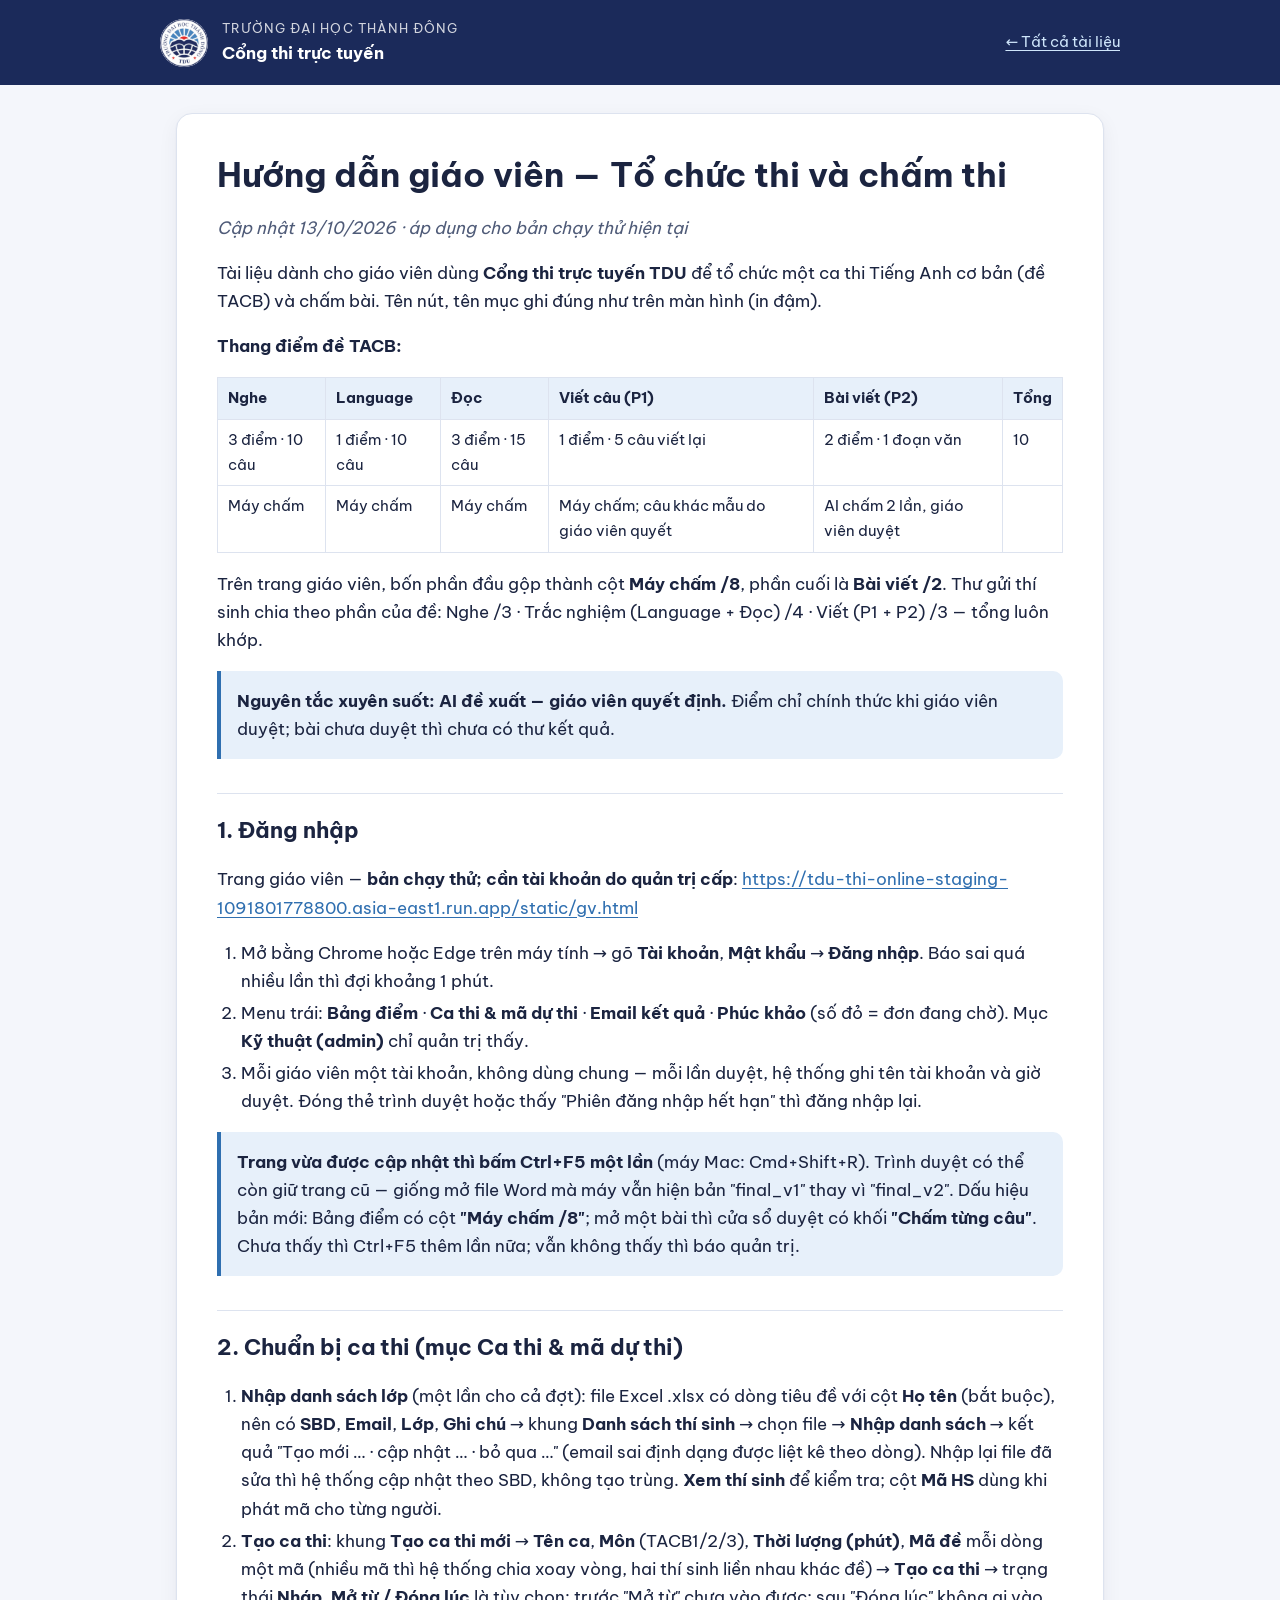
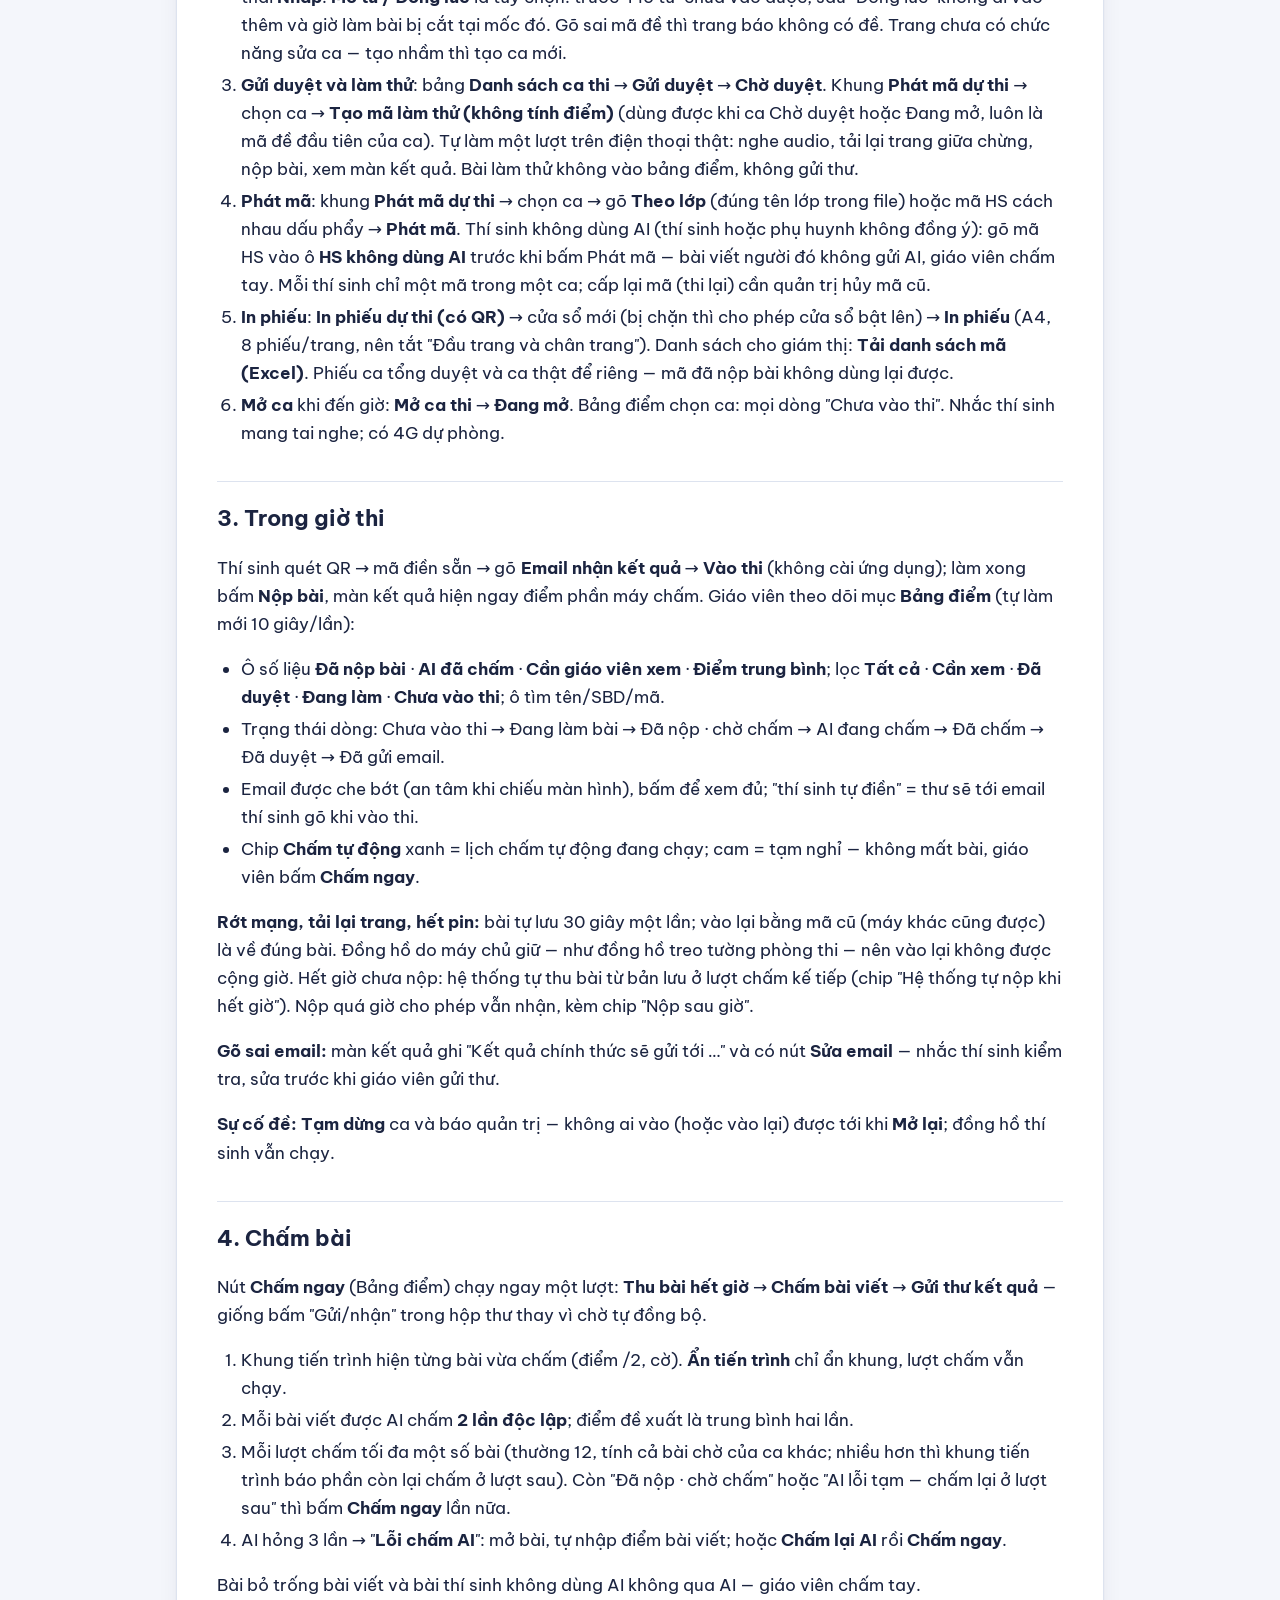
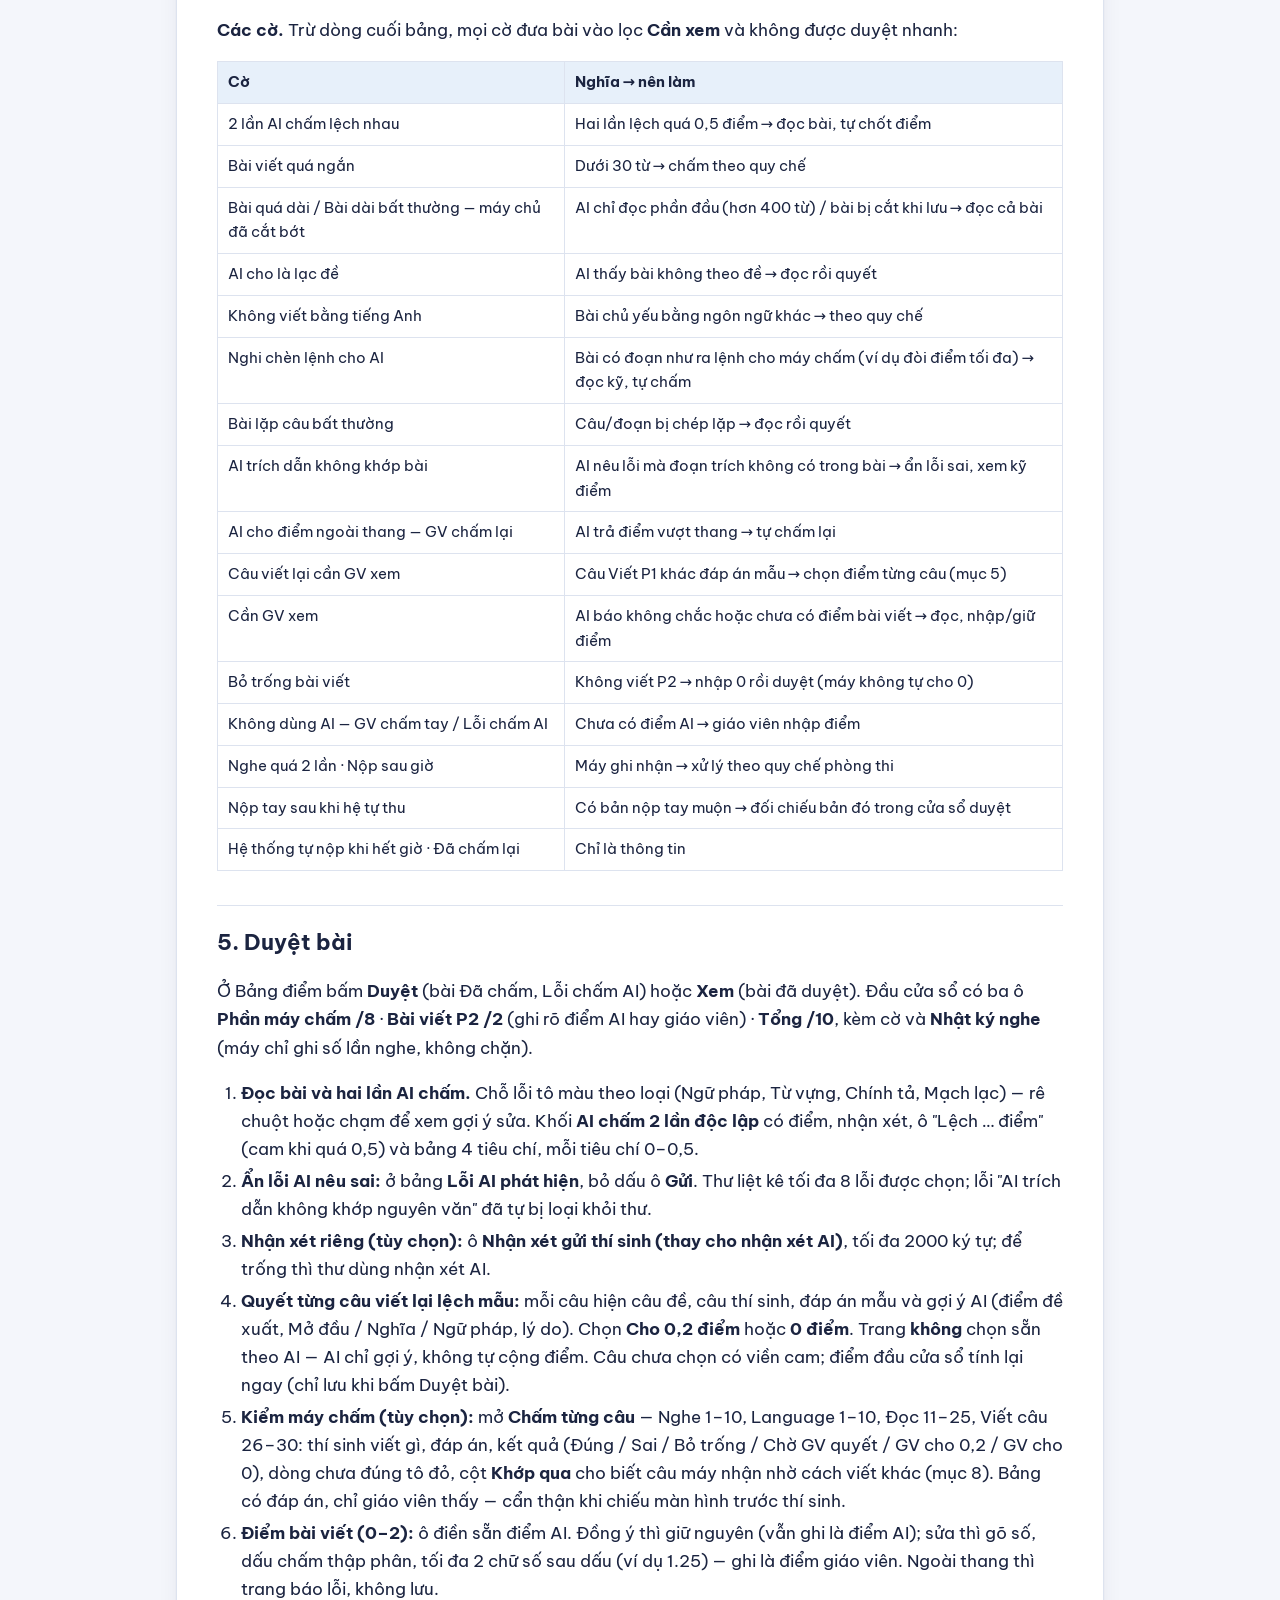
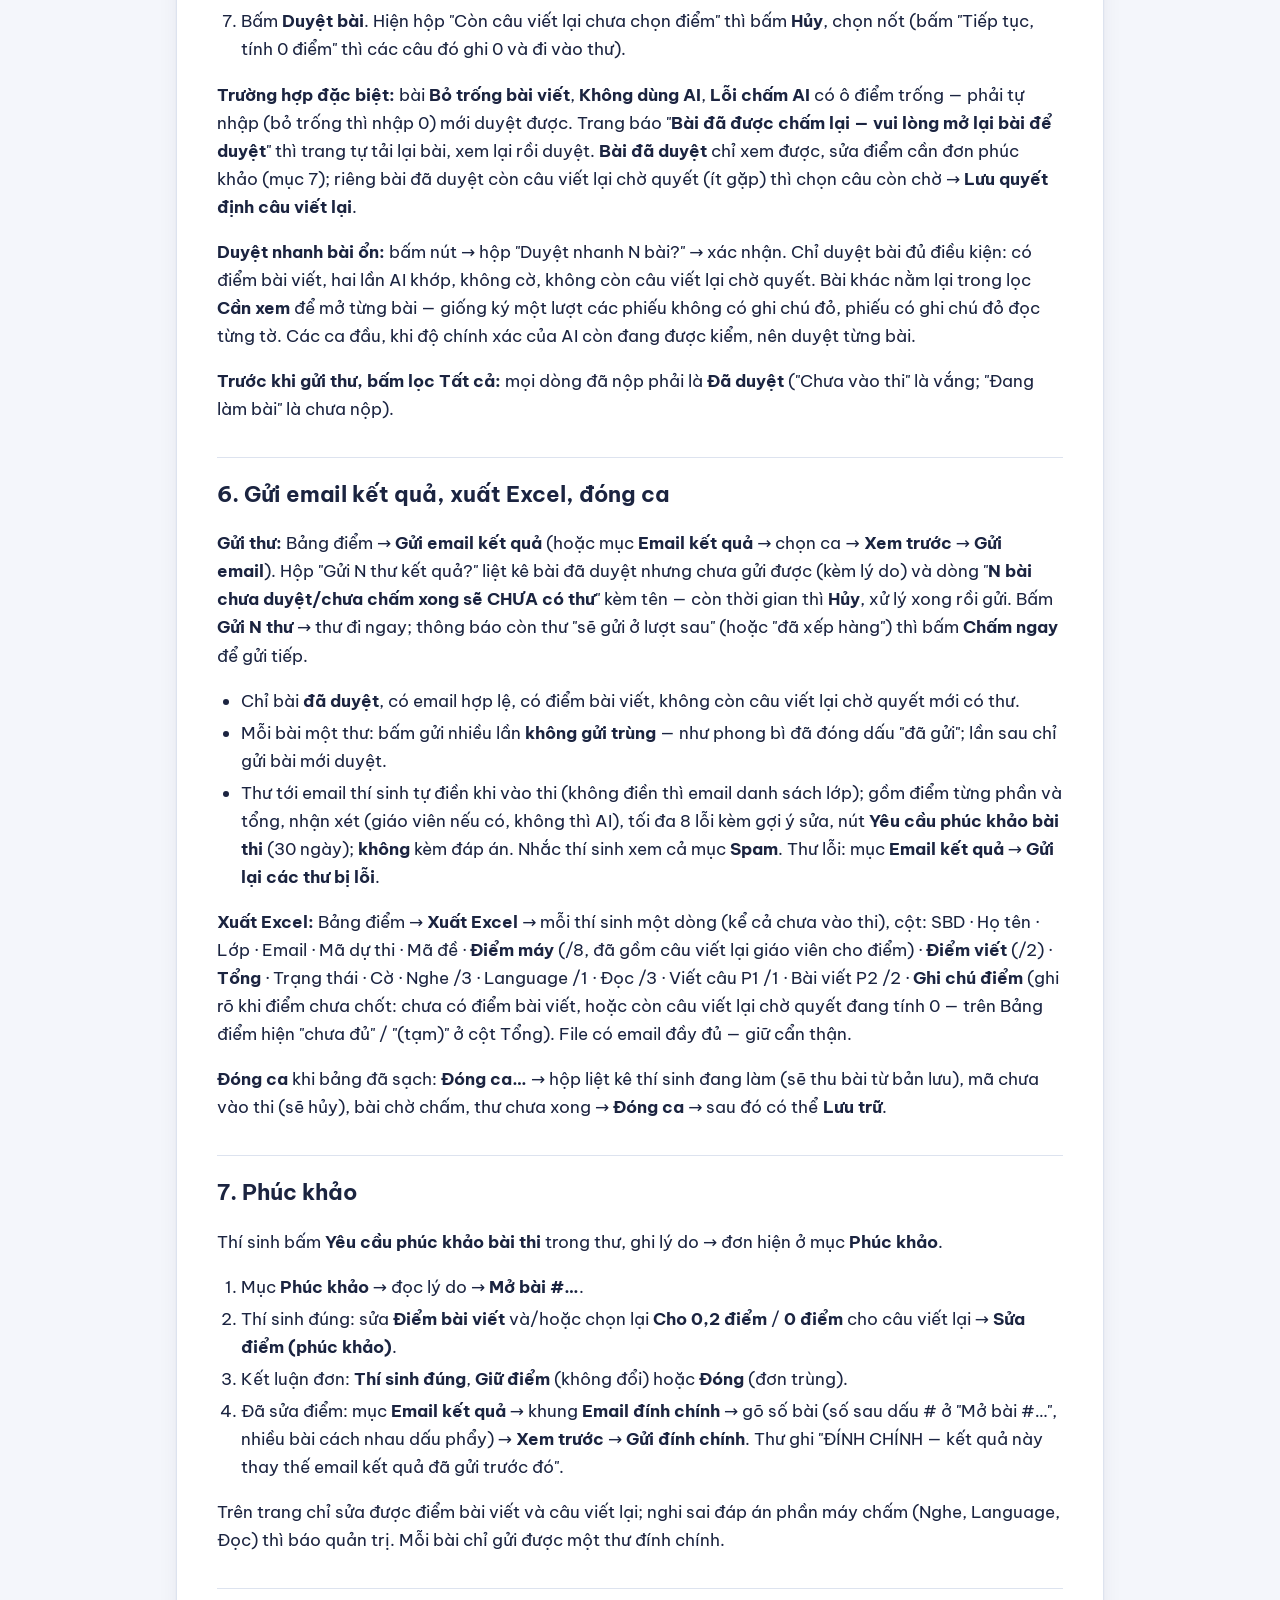
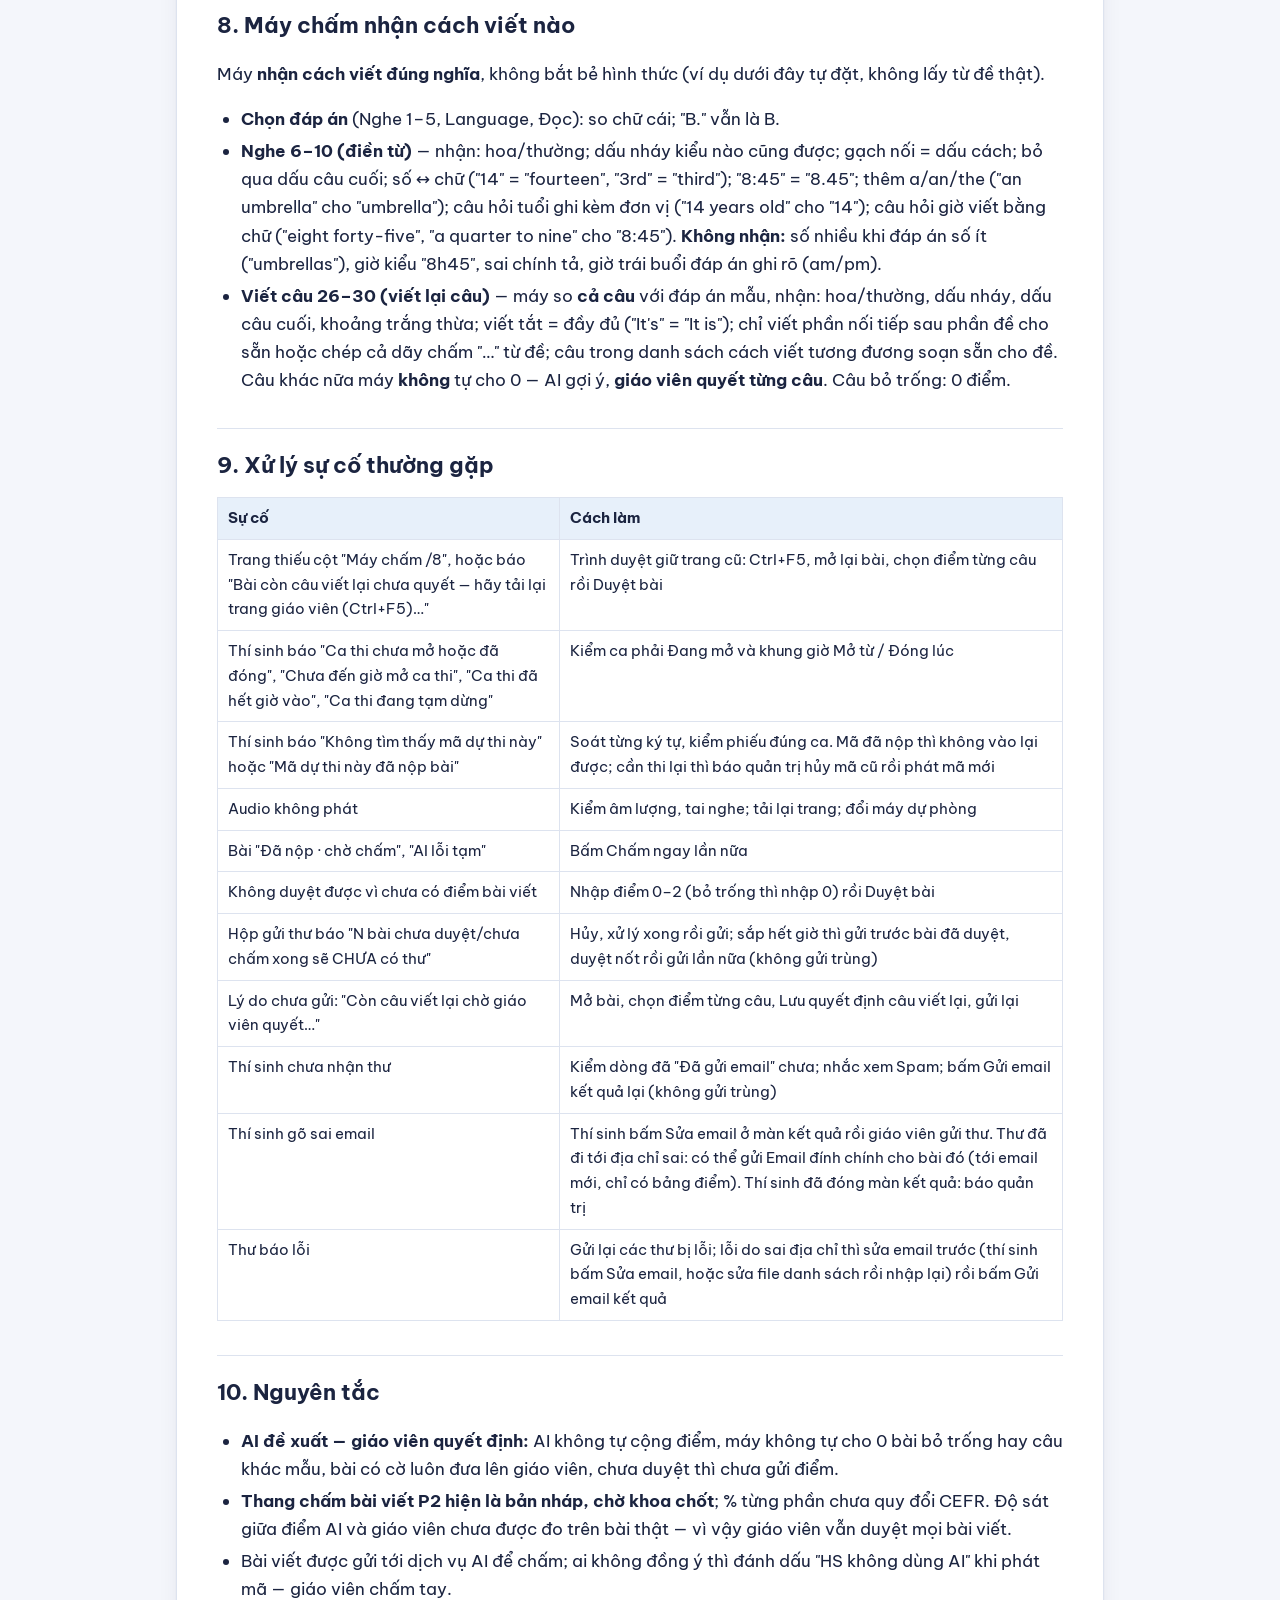
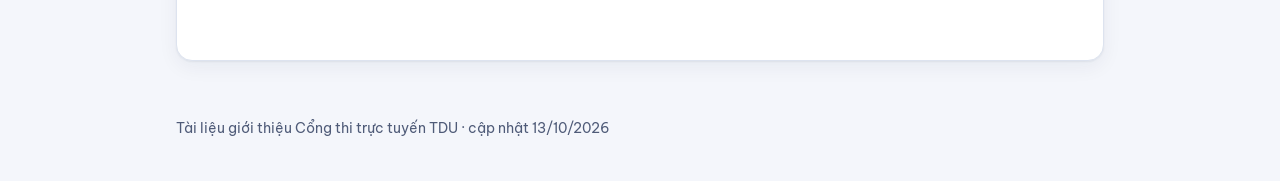
<file: tai-lieu/huong-dan-giao-vien.html>
<!doctype html>
<html lang="vi">
<head>
<meta charset="utf-8">
<meta name="viewport" content="width=device-width, initial-scale=1">
<meta name="robots" content="noindex,nofollow">
<title>Hướng dẫn giáo viên — Tổ chức thi và chấm thi</title>
<link rel="icon" href="../assets/logo.png">
<link rel="stylesheet" href="tai-lieu.css">
</head>
<body>
<header class="dau"><div class="dau-trong">
  <img src="../assets/logo.png" alt="Logo Trường Đại học Thành Đông">
  <div><div class="ten">Trường Đại học Thành Đông</div><div class="ten-lon">Cổng thi trực tuyến</div></div>
  <a class="ve" href="./">← Tất cả tài liệu</a>
</div></header>
<main class="trong"><article class="bai">
<h1>Hướng dẫn giáo viên — Tổ chức thi và chấm thi</h1>
<p><em>Cập nhật 13/10/2026 · áp dụng cho bản chạy thử hiện tại</em></p>
<p>Tài liệu dành cho giáo viên dùng <strong>Cổng thi trực tuyến TDU</strong> để tổ chức một ca thi Tiếng Anh cơ bản (đề TACB) và chấm bài. Tên nút, tên mục ghi đúng như trên màn hình (in đậm).</p>
<p><strong>Thang điểm đề TACB:</strong></p>
<div class="bang"><table>
<thead>
<tr>
<th>Nghe</th>
<th>Language</th>
<th>Đọc</th>
<th>Viết câu (P1)</th>
<th>Bài viết (P2)</th>
<th>Tổng</th>
</tr>
</thead>
<tbody>
<tr>
<td>3 điểm · 10 câu</td>
<td>1 điểm · 10 câu</td>
<td>3 điểm · 15 câu</td>
<td>1 điểm · 5 câu viết lại</td>
<td>2 điểm · 1 đoạn văn</td>
<td>10</td>
</tr>
<tr>
<td>Máy chấm</td>
<td>Máy chấm</td>
<td>Máy chấm</td>
<td>Máy chấm; câu khác mẫu do giáo viên quyết</td>
<td>AI chấm 2 lần, giáo viên duyệt</td>
<td></td>
</tr>
</tbody>
</table></div>
<p>Trên trang giáo viên, bốn phần đầu gộp thành cột <strong>Máy chấm /8</strong>, phần cuối là <strong>Bài viết /2</strong>. Thư gửi thí sinh chia theo phần của đề: Nghe /3 · Trắc nghiệm (Language + Đọc) /4 · Viết (P1 + P2) /3 — tổng luôn khớp.</p>
<blockquote>
<p><strong>Nguyên tắc xuyên suốt: AI đề xuất — giáo viên quyết định.</strong> Điểm chỉ chính thức khi giáo viên duyệt; bài chưa duyệt thì chưa có thư kết quả.</p>
</blockquote>
<h2>1. Đăng nhập</h2>
<p>Trang giáo viên — <strong>bản chạy thử; cần tài khoản do quản trị cấp</strong>: <a href="https://tdu-thi-online-staging-1091801778800.asia-east1.run.app/static/gv.html">https://tdu-thi-online-staging-1091801778800.asia-east1.run.app/static/gv.html</a></p>
<ol>
<li>Mở bằng Chrome hoặc Edge trên máy tính → gõ <strong>Tài khoản</strong>, <strong>Mật khẩu</strong> → <strong>Đăng nhập</strong>. Báo sai quá nhiều lần thì đợi khoảng 1 phút.</li>
<li>Menu trái: <strong>Bảng điểm</strong> · <strong>Ca thi &amp; mã dự thi</strong> · <strong>Email kết quả</strong> · <strong>Phúc khảo</strong> (số đỏ = đơn đang chờ). Mục <strong>Kỹ thuật (admin)</strong> chỉ quản trị thấy.</li>
<li>Mỗi giáo viên một tài khoản, không dùng chung — mỗi lần duyệt, hệ thống ghi tên tài khoản và giờ duyệt. Đóng thẻ trình duyệt hoặc thấy "Phiên đăng nhập hết hạn" thì đăng nhập lại.</li>
</ol>
<blockquote>
<p><strong>Trang vừa được cập nhật thì bấm Ctrl+F5 một lần</strong> (máy Mac: Cmd+Shift+R). Trình duyệt có thể còn giữ trang cũ — giống mở file Word mà máy vẫn hiện bản "final_v1" thay vì "final_v2". Dấu hiệu bản mới: Bảng điểm có cột <strong>"Máy chấm /8"</strong>; mở một bài thì cửa sổ duyệt có khối <strong>"Chấm từng câu"</strong>. Chưa thấy thì Ctrl+F5 thêm lần nữa; vẫn không thấy thì báo quản trị.</p>
</blockquote>
<h2>2. Chuẩn bị ca thi (mục Ca thi &amp; mã dự thi)</h2>
<ol>
<li><strong>Nhập danh sách lớp</strong> (một lần cho cả đợt): file Excel .xlsx có dòng tiêu đề với cột <strong>Họ tên</strong> (bắt buộc), nên có <strong>SBD</strong>, <strong>Email</strong>, <strong>Lớp</strong>, <strong>Ghi chú</strong> → khung <strong>Danh sách thí sinh</strong> → chọn file → <strong>Nhập danh sách</strong> → kết quả "Tạo mới … · cập nhật … · bỏ qua …" (email sai định dạng được liệt kê theo dòng). Nhập lại file đã sửa thì hệ thống cập nhật theo SBD, không tạo trùng. <strong>Xem thí sinh</strong> để kiểm tra; cột <strong>Mã HS</strong> dùng khi phát mã cho từng người.</li>
<li><strong>Tạo ca thi</strong>: khung <strong>Tạo ca thi mới</strong> → <strong>Tên ca</strong>, <strong>Môn</strong> (TACB1/2/3), <strong>Thời lượng (phút)</strong>, <strong>Mã đề</strong> mỗi dòng một mã (nhiều mã thì hệ thống chia xoay vòng, hai thí sinh liền nhau khác đề) → <strong>Tạo ca thi</strong> → trạng thái <strong>Nháp</strong>. <strong>Mở từ / Đóng lúc</strong> là tùy chọn: trước "Mở từ" chưa vào được; sau "Đóng lúc" không ai vào thêm và giờ làm bài bị cắt tại mốc đó. Gõ sai mã đề thì trang báo không có đề. Trang chưa có chức năng sửa ca — tạo nhầm thì tạo ca mới.</li>
<li><strong>Gửi duyệt và làm thử</strong>: bảng <strong>Danh sách ca thi</strong> → <strong>Gửi duyệt</strong> → <strong>Chờ duyệt</strong>. Khung <strong>Phát mã dự thi</strong> → chọn ca → <strong>Tạo mã làm thử (không tính điểm)</strong> (dùng được khi ca Chờ duyệt hoặc Đang mở, luôn là mã đề đầu tiên của ca). Tự làm một lượt trên điện thoại thật: nghe audio, tải lại trang giữa chừng, nộp bài, xem màn kết quả. Bài làm thử không vào bảng điểm, không gửi thư.</li>
<li><strong>Phát mã</strong>: khung <strong>Phát mã dự thi</strong> → chọn ca → gõ <strong>Theo lớp</strong> (đúng tên lớp trong file) hoặc mã HS cách nhau dấu phẩy → <strong>Phát mã</strong>. Thí sinh không dùng AI (thí sinh hoặc phụ huynh không đồng ý): gõ mã HS vào ô <strong>HS không dùng AI</strong> trước khi bấm Phát mã — bài viết người đó không gửi AI, giáo viên chấm tay. Mỗi thí sinh chỉ một mã trong một ca; cấp lại mã (thi lại) cần quản trị hủy mã cũ.</li>
<li><strong>In phiếu</strong>: <strong>In phiếu dự thi (có QR)</strong> → cửa sổ mới (bị chặn thì cho phép cửa sổ bật lên) → <strong>In phiếu</strong> (A4, 8 phiếu/trang, nên tắt "Đầu trang và chân trang"). Danh sách cho giám thị: <strong>Tải danh sách mã (Excel)</strong>. Phiếu ca tổng duyệt và ca thật để riêng — mã đã nộp bài không dùng lại được.</li>
<li><strong>Mở ca</strong> khi đến giờ: <strong>Mở ca thi</strong> → <strong>Đang mở</strong>. Bảng điểm chọn ca: mọi dòng "Chưa vào thi". Nhắc thí sinh mang tai nghe; có 4G dự phòng.</li>
</ol>
<h2>3. Trong giờ thi</h2>
<p>Thí sinh quét QR → mã điền sẵn → gõ <strong>Email nhận kết quả</strong> → <strong>Vào thi</strong> (không cài ứng dụng); làm xong bấm <strong>Nộp bài</strong>, màn kết quả hiện ngay điểm phần máy chấm. Giáo viên theo dõi mục <strong>Bảng điểm</strong> (tự làm mới 10 giây/lần):</p>
<ul>
<li>Ô số liệu <strong>Đã nộp bài</strong> · <strong>AI đã chấm</strong> · <strong>Cần giáo viên xem</strong> · <strong>Điểm trung bình</strong>; lọc <strong>Tất cả</strong> · <strong>Cần xem</strong> · <strong>Đã duyệt</strong> · <strong>Đang làm</strong> · <strong>Chưa vào thi</strong>; ô tìm tên/SBD/mã.</li>
<li>Trạng thái dòng: Chưa vào thi → Đang làm bài → Đã nộp · chờ chấm → AI đang chấm → Đã chấm → Đã duyệt → Đã gửi email.</li>
<li>Email được che bớt (an tâm khi chiếu màn hình), bấm để xem đủ; "thí sinh tự điền" = thư sẽ tới email thí sinh gõ khi vào thi.</li>
<li>Chip <strong>Chấm tự động</strong> xanh = lịch chấm tự động đang chạy; cam = tạm nghỉ — không mất bài, giáo viên bấm <strong>Chấm ngay</strong>.</li>
</ul>
<p><strong>Rớt mạng, tải lại trang, hết pin:</strong> bài tự lưu 30 giây một lần; vào lại bằng mã cũ (máy khác cũng được) là về đúng bài. Đồng hồ do máy chủ giữ — như đồng hồ treo tường phòng thi — nên vào lại không được cộng giờ. Hết giờ chưa nộp: hệ thống tự thu bài từ bản lưu ở lượt chấm kế tiếp (chip "Hệ thống tự nộp khi hết giờ"). Nộp quá giờ cho phép vẫn nhận, kèm chip "Nộp sau giờ".</p>
<p><strong>Gõ sai email:</strong> màn kết quả ghi "Kết quả chính thức sẽ gửi tới …" và có nút <strong>Sửa email</strong> — nhắc thí sinh kiểm tra, sửa trước khi giáo viên gửi thư.</p>
<p><strong>Sự cố đề:</strong> <strong>Tạm dừng</strong> ca và báo quản trị — không ai vào (hoặc vào lại) được tới khi <strong>Mở lại</strong>; đồng hồ thí sinh vẫn chạy.</p>
<h2>4. Chấm bài</h2>
<p>Nút <strong>Chấm ngay</strong> (Bảng điểm) chạy ngay một lượt: <strong>Thu bài hết giờ</strong> → <strong>Chấm bài viết</strong> → <strong>Gửi thư kết quả</strong> — giống bấm "Gửi/nhận" trong hộp thư thay vì chờ tự đồng bộ.</p>
<ol>
<li>Khung tiến trình hiện từng bài vừa chấm (điểm /2, cờ). <strong>Ẩn tiến trình</strong> chỉ ẩn khung, lượt chấm vẫn chạy.</li>
<li>Mỗi bài viết được AI chấm <strong>2 lần độc lập</strong>; điểm đề xuất là trung bình hai lần.</li>
<li>Mỗi lượt chấm tối đa một số bài (thường 12, tính cả bài chờ của ca khác; nhiều hơn thì khung tiến trình báo phần còn lại chấm ở lượt sau). Còn "Đã nộp · chờ chấm" hoặc "AI lỗi tạm — chấm lại ở lượt sau" thì bấm <strong>Chấm ngay</strong> lần nữa.</li>
<li>AI hỏng 3 lần → "<strong>Lỗi chấm AI</strong>": mở bài, tự nhập điểm bài viết; hoặc <strong>Chấm lại AI</strong> rồi <strong>Chấm ngay</strong>.</li>
</ol>
<p>Bài bỏ trống bài viết và bài thí sinh không dùng AI không qua AI — giáo viên chấm tay.</p>
<p><strong>Các cờ.</strong> Trừ dòng cuối bảng, mọi cờ đưa bài vào lọc <strong>Cần xem</strong> và không được duyệt nhanh:</p>
<div class="bang"><table>
<thead>
<tr>
<th>Cờ</th>
<th>Nghĩa → nên làm</th>
</tr>
</thead>
<tbody>
<tr>
<td>2 lần AI chấm lệch nhau</td>
<td>Hai lần lệch quá 0,5 điểm → đọc bài, tự chốt điểm</td>
</tr>
<tr>
<td>Bài viết quá ngắn</td>
<td>Dưới 30 từ → chấm theo quy chế</td>
</tr>
<tr>
<td>Bài quá dài / Bài dài bất thường — máy chủ đã cắt bớt</td>
<td>AI chỉ đọc phần đầu (hơn 400 từ) / bài bị cắt khi lưu → đọc cả bài</td>
</tr>
<tr>
<td>AI cho là lạc đề</td>
<td>AI thấy bài không theo đề → đọc rồi quyết</td>
</tr>
<tr>
<td>Không viết bằng tiếng Anh</td>
<td>Bài chủ yếu bằng ngôn ngữ khác → theo quy chế</td>
</tr>
<tr>
<td>Nghi chèn lệnh cho AI</td>
<td>Bài có đoạn như ra lệnh cho máy chấm (ví dụ đòi điểm tối đa) → đọc kỹ, tự chấm</td>
</tr>
<tr>
<td>Bài lặp câu bất thường</td>
<td>Câu/đoạn bị chép lặp → đọc rồi quyết</td>
</tr>
<tr>
<td>AI trích dẫn không khớp bài</td>
<td>AI nêu lỗi mà đoạn trích không có trong bài → ẩn lỗi sai, xem kỹ điểm</td>
</tr>
<tr>
<td>AI cho điểm ngoài thang — GV chấm lại</td>
<td>AI trả điểm vượt thang → tự chấm lại</td>
</tr>
<tr>
<td>Câu viết lại cần GV xem</td>
<td>Câu Viết P1 khác đáp án mẫu → chọn điểm từng câu (mục 5)</td>
</tr>
<tr>
<td>Cần GV xem</td>
<td>AI báo không chắc hoặc chưa có điểm bài viết → đọc, nhập/giữ điểm</td>
</tr>
<tr>
<td>Bỏ trống bài viết</td>
<td>Không viết P2 → nhập 0 rồi duyệt (máy không tự cho 0)</td>
</tr>
<tr>
<td>Không dùng AI — GV chấm tay / Lỗi chấm AI</td>
<td>Chưa có điểm AI → giáo viên nhập điểm</td>
</tr>
<tr>
<td>Nghe quá 2 lần · Nộp sau giờ</td>
<td>Máy ghi nhận → xử lý theo quy chế phòng thi</td>
</tr>
<tr>
<td>Nộp tay sau khi hệ tự thu</td>
<td>Có bản nộp tay muộn → đối chiếu bản đó trong cửa sổ duyệt</td>
</tr>
<tr>
<td>Hệ thống tự nộp khi hết giờ · Đã chấm lại</td>
<td>Chỉ là thông tin</td>
</tr>
</tbody>
</table></div>
<h2>5. Duyệt bài</h2>
<p>Ở Bảng điểm bấm <strong>Duyệt</strong> (bài Đã chấm, Lỗi chấm AI) hoặc <strong>Xem</strong> (bài đã duyệt). Đầu cửa sổ có ba ô <strong>Phần máy chấm /8</strong> · <strong>Bài viết P2 /2</strong> (ghi rõ điểm AI hay giáo viên) · <strong>Tổng /10</strong>, kèm cờ và <strong>Nhật ký nghe</strong> (máy chỉ ghi số lần nghe, không chặn).</p>
<ol>
<li><strong>Đọc bài và hai lần AI chấm.</strong> Chỗ lỗi tô màu theo loại (Ngữ pháp, Từ vựng, Chính tả, Mạch lạc) — rê chuột hoặc chạm để xem gợi ý sửa. Khối <strong>AI chấm 2 lần độc lập</strong> có điểm, nhận xét, ô "Lệch … điểm" (cam khi quá 0,5) và bảng 4 tiêu chí, mỗi tiêu chí 0–0,5.</li>
<li><strong>Ẩn lỗi AI nêu sai:</strong> ở bảng <strong>Lỗi AI phát hiện</strong>, bỏ dấu ô <strong>Gửi</strong>. Thư liệt kê tối đa 8 lỗi được chọn; lỗi "AI trích dẫn không khớp nguyên văn" đã tự bị loại khỏi thư.</li>
<li><strong>Nhận xét riêng (tùy chọn):</strong> ô <strong>Nhận xét gửi thí sinh (thay cho nhận xét AI)</strong>, tối đa 2000 ký tự; để trống thì thư dùng nhận xét AI.</li>
<li><strong>Quyết từng câu viết lại lệch mẫu:</strong> mỗi câu hiện câu đề, câu thí sinh, đáp án mẫu và gợi ý AI (điểm đề xuất, Mở đầu / Nghĩa / Ngữ pháp, lý do). Chọn <strong>Cho 0,2 điểm</strong> hoặc <strong>0 điểm</strong>. Trang <strong>không</strong> chọn sẵn theo AI — AI chỉ gợi ý, không tự cộng điểm. Câu chưa chọn có viền cam; điểm đầu cửa sổ tính lại ngay (chỉ lưu khi bấm Duyệt bài).</li>
<li><strong>Kiểm máy chấm (tùy chọn):</strong> mở <strong>Chấm từng câu</strong> — Nghe 1–10, Language 1–10, Đọc 11–25, Viết câu 26–30: thí sinh viết gì, đáp án, kết quả (Đúng / Sai / Bỏ trống / Chờ GV quyết / GV cho 0,2 / GV cho 0), dòng chưa đúng tô đỏ, cột <strong>Khớp qua</strong> cho biết câu máy nhận nhờ cách viết khác (mục 8). Bảng có đáp án, chỉ giáo viên thấy — cẩn thận khi chiếu màn hình trước thí sinh.</li>
<li><strong>Điểm bài viết (0–2):</strong> ô điền sẵn điểm AI. Đồng ý thì giữ nguyên (vẫn ghi là điểm AI); sửa thì gõ số, dấu chấm thập phân, tối đa 2 chữ số sau dấu (ví dụ 1.25) — ghi là điểm giáo viên. Ngoài thang thì trang báo lỗi, không lưu.</li>
<li>Bấm <strong>Duyệt bài</strong>. Hiện hộp "Còn câu viết lại chưa chọn điểm" thì bấm <strong>Hủy</strong>, chọn nốt (bấm "Tiếp tục, tính 0 điểm" thì các câu đó ghi 0 và đi vào thư).</li>
</ol>
<p><strong>Trường hợp đặc biệt:</strong> bài <strong>Bỏ trống bài viết</strong>, <strong>Không dùng AI</strong>, <strong>Lỗi chấm AI</strong> có ô điểm trống — phải tự nhập (bỏ trống thì nhập 0) mới duyệt được. Trang báo "<strong>Bài đã được chấm lại — vui lòng mở lại bài để duyệt</strong>" thì trang tự tải lại bài, xem lại rồi duyệt. <strong>Bài đã duyệt</strong> chỉ xem được, sửa điểm cần đơn phúc khảo (mục 7); riêng bài đã duyệt còn câu viết lại chờ quyết (ít gặp) thì chọn câu còn chờ → <strong>Lưu quyết định câu viết lại</strong>.</p>
<p><strong>Duyệt nhanh bài ổn:</strong> bấm nút → hộp "Duyệt nhanh N bài?" → xác nhận. Chỉ duyệt bài đủ điều kiện: có điểm bài viết, hai lần AI khớp, không cờ, không còn câu viết lại chờ quyết. Bài khác nằm lại trong lọc <strong>Cần xem</strong> để mở từng bài — giống ký một lượt các phiếu không có ghi chú đỏ, phiếu có ghi chú đỏ đọc từng tờ. Các ca đầu, khi độ chính xác của AI còn đang được kiểm, nên duyệt từng bài.</p>
<p><strong>Trước khi gửi thư, bấm lọc Tất cả:</strong> mọi dòng đã nộp phải là <strong>Đã duyệt</strong> ("Chưa vào thi" là vắng; "Đang làm bài" là chưa nộp).</p>
<h2>6. Gửi email kết quả, xuất Excel, đóng ca</h2>
<p><strong>Gửi thư:</strong> Bảng điểm → <strong>Gửi email kết quả</strong> (hoặc mục <strong>Email kết quả</strong> → chọn ca → <strong>Xem trước</strong> → <strong>Gửi email</strong>). Hộp "Gửi N thư kết quả?" liệt kê bài đã duyệt nhưng chưa gửi được (kèm lý do) và dòng "<strong>N bài chưa duyệt/chưa chấm xong sẽ CHƯA có thư</strong>" kèm tên — còn thời gian thì <strong>Hủy</strong>, xử lý xong rồi gửi. Bấm <strong>Gửi N thư</strong> → thư đi ngay; thông báo còn thư "sẽ gửi ở lượt sau" (hoặc "đã xếp hàng") thì bấm <strong>Chấm ngay</strong> để gửi tiếp.</p>
<ul>
<li>Chỉ bài <strong>đã duyệt</strong>, có email hợp lệ, có điểm bài viết, không còn câu viết lại chờ quyết mới có thư.</li>
<li>Mỗi bài một thư: bấm gửi nhiều lần <strong>không gửi trùng</strong> — như phong bì đã đóng dấu "đã gửi"; lần sau chỉ gửi bài mới duyệt.</li>
<li>Thư tới email thí sinh tự điền khi vào thi (không điền thì email danh sách lớp); gồm điểm từng phần và tổng, nhận xét (giáo viên nếu có, không thì AI), tối đa 8 lỗi kèm gợi ý sửa, nút <strong>Yêu cầu phúc khảo bài thi</strong> (30 ngày); <strong>không</strong> kèm đáp án. Nhắc thí sinh xem cả mục <strong>Spam</strong>. Thư lỗi: mục <strong>Email kết quả</strong> → <strong>Gửi lại các thư bị lỗi</strong>.</li>
</ul>
<p><strong>Xuất Excel:</strong> Bảng điểm → <strong>Xuất Excel</strong> → mỗi thí sinh một dòng (kể cả chưa vào thi), cột: SBD · Họ tên · Lớp · Email · Mã dự thi · Mã đề · <strong>Điểm máy</strong> (/8, đã gồm câu viết lại giáo viên cho điểm) · <strong>Điểm viết</strong> (/2) · <strong>Tổng</strong> · Trạng thái · Cờ · Nghe /3 · Language /1 · Đọc /3 · Viết câu P1 /1 · Bài viết P2 /2 · <strong>Ghi chú điểm</strong> (ghi rõ khi điểm chưa chốt: chưa có điểm bài viết, hoặc còn câu viết lại chờ quyết đang tính 0 — trên Bảng điểm hiện "chưa đủ" / "(tạm)" ở cột Tổng). File có email đầy đủ — giữ cẩn thận.</p>
<p><strong>Đóng ca</strong> khi bảng đã sạch: <strong>Đóng ca…</strong> → hộp liệt kê thí sinh đang làm (sẽ thu bài từ bản lưu), mã chưa vào thi (sẽ hủy), bài chờ chấm, thư chưa xong → <strong>Đóng ca</strong> → sau đó có thể <strong>Lưu trữ</strong>.</p>
<h2>7. Phúc khảo</h2>
<p>Thí sinh bấm <strong>Yêu cầu phúc khảo bài thi</strong> trong thư, ghi lý do → đơn hiện ở mục <strong>Phúc khảo</strong>.</p>
<ol>
<li>Mục <strong>Phúc khảo</strong> → đọc lý do → <strong>Mở bài #…</strong>.</li>
<li>Thí sinh đúng: sửa <strong>Điểm bài viết</strong> và/hoặc chọn lại <strong>Cho 0,2 điểm</strong> / <strong>0 điểm</strong> cho câu viết lại → <strong>Sửa điểm (phúc khảo)</strong>.</li>
<li>Kết luận đơn: <strong>Thí sinh đúng</strong>, <strong>Giữ điểm</strong> (không đổi) hoặc <strong>Đóng</strong> (đơn trùng).</li>
<li>Đã sửa điểm: mục <strong>Email kết quả</strong> → khung <strong>Email đính chính</strong> → gõ số bài (số sau dấu # ở "Mở bài #…", nhiều bài cách nhau dấu phẩy) → <strong>Xem trước</strong> → <strong>Gửi đính chính</strong>. Thư ghi "ĐÍNH CHÍNH — kết quả này thay thế email kết quả đã gửi trước đó".</li>
</ol>
<p>Trên trang chỉ sửa được điểm bài viết và câu viết lại; nghi sai đáp án phần máy chấm (Nghe, Language, Đọc) thì báo quản trị. Mỗi bài chỉ gửi được một thư đính chính.</p>
<h2>8. Máy chấm nhận cách viết nào</h2>
<p>Máy <strong>nhận cách viết đúng nghĩa</strong>, không bắt bẻ hình thức (ví dụ dưới đây tự đặt, không lấy từ đề thật).</p>
<ul>
<li><strong>Chọn đáp án</strong> (Nghe 1–5, Language, Đọc): so chữ cái; "B." vẫn là B.</li>
<li><strong>Nghe 6–10 (điền từ)</strong> — nhận: hoa/thường; dấu nháy kiểu nào cũng được; gạch nối = dấu cách; bỏ qua dấu câu cuối; số ↔ chữ ("14" = "fourteen", "3rd" = "third"); "8:45" = "8.45"; thêm a/an/the ("an umbrella" cho "umbrella"); câu hỏi tuổi ghi kèm đơn vị ("14 years old" cho "14"); câu hỏi giờ viết bằng chữ ("eight forty-five", "a quarter to nine" cho "8:45"). <strong>Không nhận:</strong> số nhiều khi đáp án số ít ("umbrellas"), giờ kiểu "8h45", sai chính tả, giờ trái buổi đáp án ghi rõ (am/pm).</li>
<li><strong>Viết câu 26–30 (viết lại câu)</strong> — máy so <strong>cả câu</strong> với đáp án mẫu, nhận: hoa/thường, dấu nháy, dấu câu cuối, khoảng trắng thừa; viết tắt = đầy đủ ("It's" = "It is"); chỉ viết phần nối tiếp sau phần đề cho sẵn hoặc chép cả dãy chấm "…" từ đề; câu trong danh sách cách viết tương đương soạn sẵn cho đề. Câu khác nữa máy <strong>không</strong> tự cho 0 — AI gợi ý, <strong>giáo viên quyết từng câu</strong>. Câu bỏ trống: 0 điểm.</li>
</ul>
<h2>9. Xử lý sự cố thường gặp</h2>
<div class="bang"><table>
<thead>
<tr>
<th>Sự cố</th>
<th>Cách làm</th>
</tr>
</thead>
<tbody>
<tr>
<td>Trang thiếu cột "Máy chấm /8", hoặc báo "Bài còn câu viết lại chưa quyết — hãy tải lại trang giáo viên (Ctrl+F5)…"</td>
<td>Trình duyệt giữ trang cũ: Ctrl+F5, mở lại bài, chọn điểm từng câu rồi Duyệt bài</td>
</tr>
<tr>
<td>Thí sinh báo "Ca thi chưa mở hoặc đã đóng", "Chưa đến giờ mở ca thi", "Ca thi đã hết giờ vào", "Ca thi đang tạm dừng"</td>
<td>Kiểm ca phải Đang mở và khung giờ Mở từ / Đóng lúc</td>
</tr>
<tr>
<td>Thí sinh báo "Không tìm thấy mã dự thi này" hoặc "Mã dự thi này đã nộp bài"</td>
<td>Soát từng ký tự, kiểm phiếu đúng ca. Mã đã nộp thì không vào lại được; cần thi lại thì báo quản trị hủy mã cũ rồi phát mã mới</td>
</tr>
<tr>
<td>Audio không phát</td>
<td>Kiểm âm lượng, tai nghe; tải lại trang; đổi máy dự phòng</td>
</tr>
<tr>
<td>Bài "Đã nộp · chờ chấm", "AI lỗi tạm"</td>
<td>Bấm Chấm ngay lần nữa</td>
</tr>
<tr>
<td>Không duyệt được vì chưa có điểm bài viết</td>
<td>Nhập điểm 0–2 (bỏ trống thì nhập 0) rồi Duyệt bài</td>
</tr>
<tr>
<td>Hộp gửi thư báo "N bài chưa duyệt/chưa chấm xong sẽ CHƯA có thư"</td>
<td>Hủy, xử lý xong rồi gửi; sắp hết giờ thì gửi trước bài đã duyệt, duyệt nốt rồi gửi lần nữa (không gửi trùng)</td>
</tr>
<tr>
<td>Lý do chưa gửi: "Còn câu viết lại chờ giáo viên quyết…"</td>
<td>Mở bài, chọn điểm từng câu, Lưu quyết định câu viết lại, gửi lại</td>
</tr>
<tr>
<td>Thí sinh chưa nhận thư</td>
<td>Kiểm dòng đã "Đã gửi email" chưa; nhắc xem Spam; bấm Gửi email kết quả lại (không gửi trùng)</td>
</tr>
<tr>
<td>Thí sinh gõ sai email</td>
<td>Thí sinh bấm Sửa email ở màn kết quả rồi giáo viên gửi thư. Thư đã đi tới địa chỉ sai: có thể gửi Email đính chính cho bài đó (tới email mới, chỉ có bảng điểm). Thí sinh đã đóng màn kết quả: báo quản trị</td>
</tr>
<tr>
<td>Thư báo lỗi</td>
<td>Gửi lại các thư bị lỗi; lỗi do sai địa chỉ thì sửa email trước (thí sinh bấm Sửa email, hoặc sửa file danh sách rồi nhập lại) rồi bấm Gửi email kết quả</td>
</tr>
</tbody>
</table></div>
<h2>10. Nguyên tắc</h2>
<ul>
<li><strong>AI đề xuất — giáo viên quyết định:</strong> AI không tự cộng điểm, máy không tự cho 0 bài bỏ trống hay câu khác mẫu, bài có cờ luôn đưa lên giáo viên, chưa duyệt thì chưa gửi điểm.</li>
<li><strong>Thang chấm bài viết P2 hiện là bản nháp, chờ khoa chốt</strong>; % từng phần chưa quy đổi CEFR. Độ sát giữa điểm AI và giáo viên chưa được đo trên bài thật — vì vậy giáo viên vẫn duyệt mọi bài viết.</li>
<li>Bài viết được gửi tới dịch vụ AI để chấm; ai không đồng ý thì đánh dấu "HS không dùng AI" khi phát mã — giáo viên chấm tay.</li>
</ul>
</article></main>
<footer class="chan">Tài liệu giới thiệu Cổng thi trực tuyến TDU · cập nhật 13/10/2026</footer>
</body>
</html>
</file>
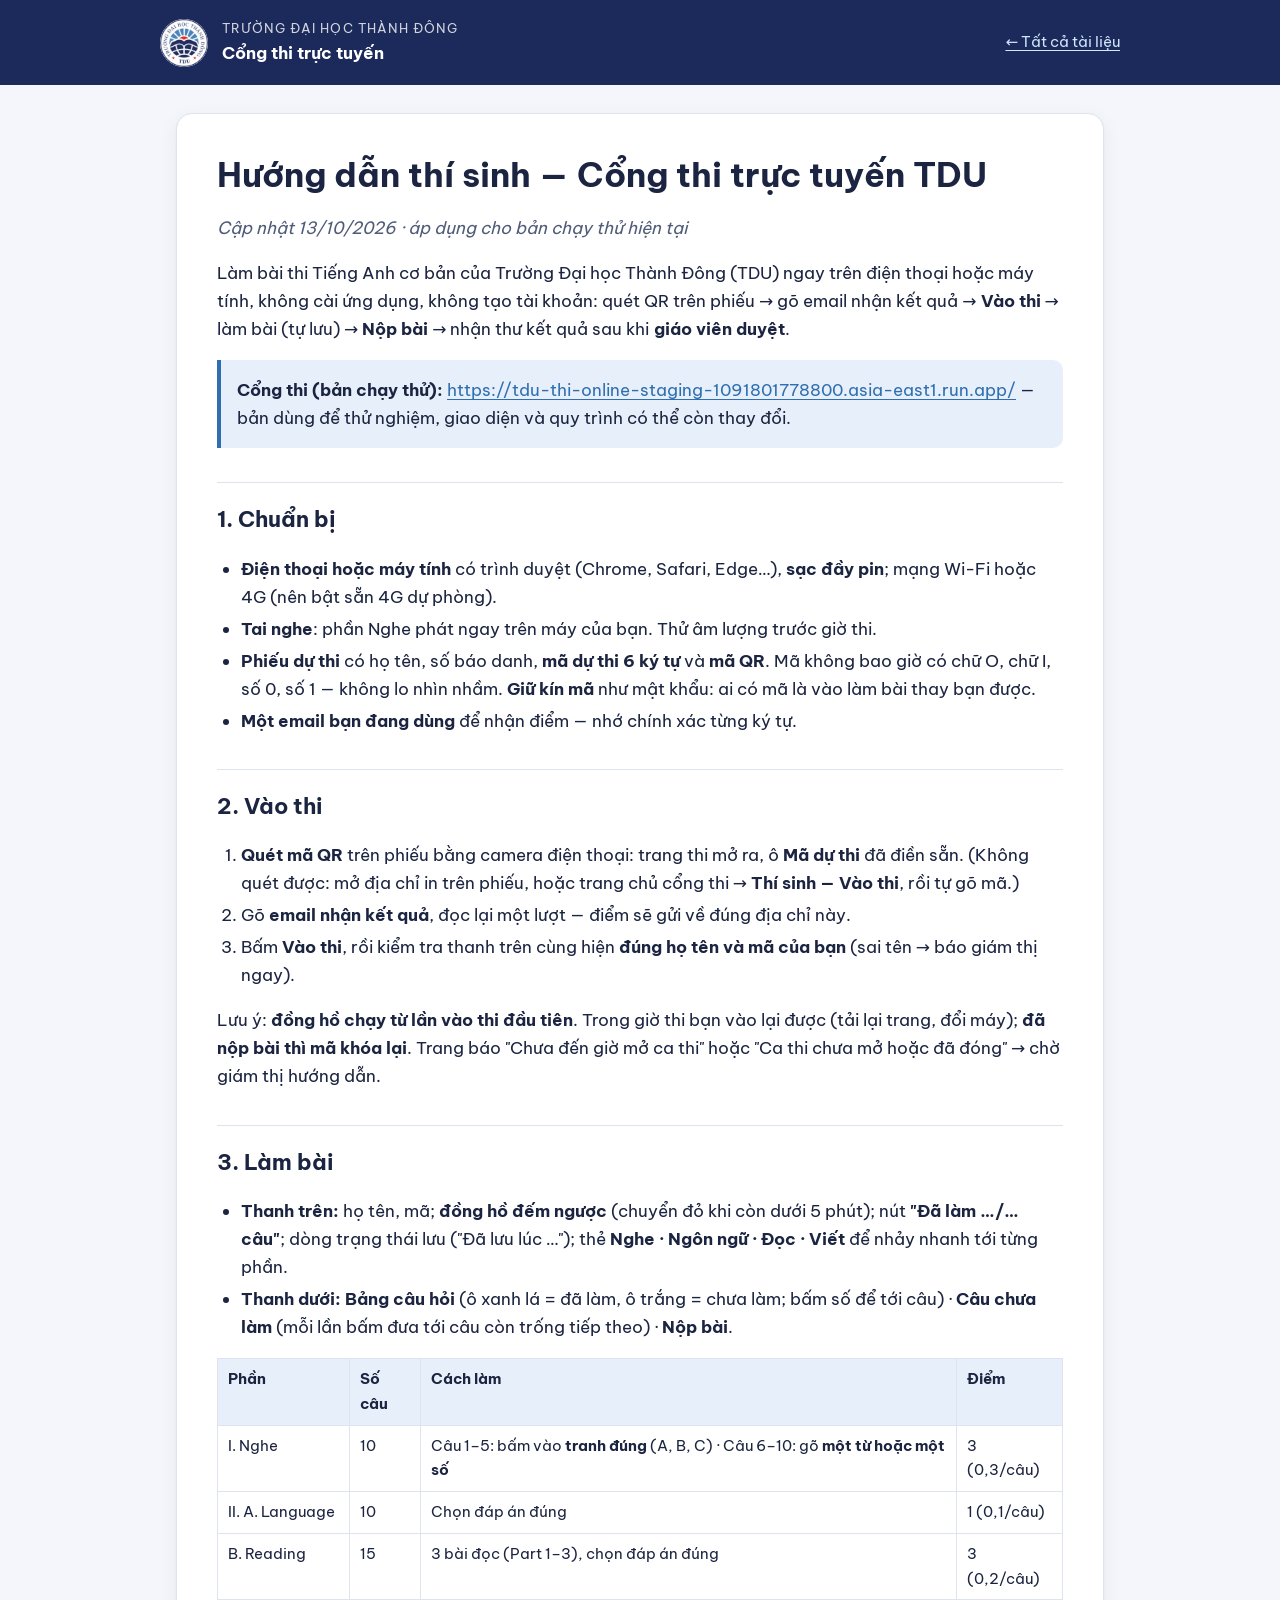
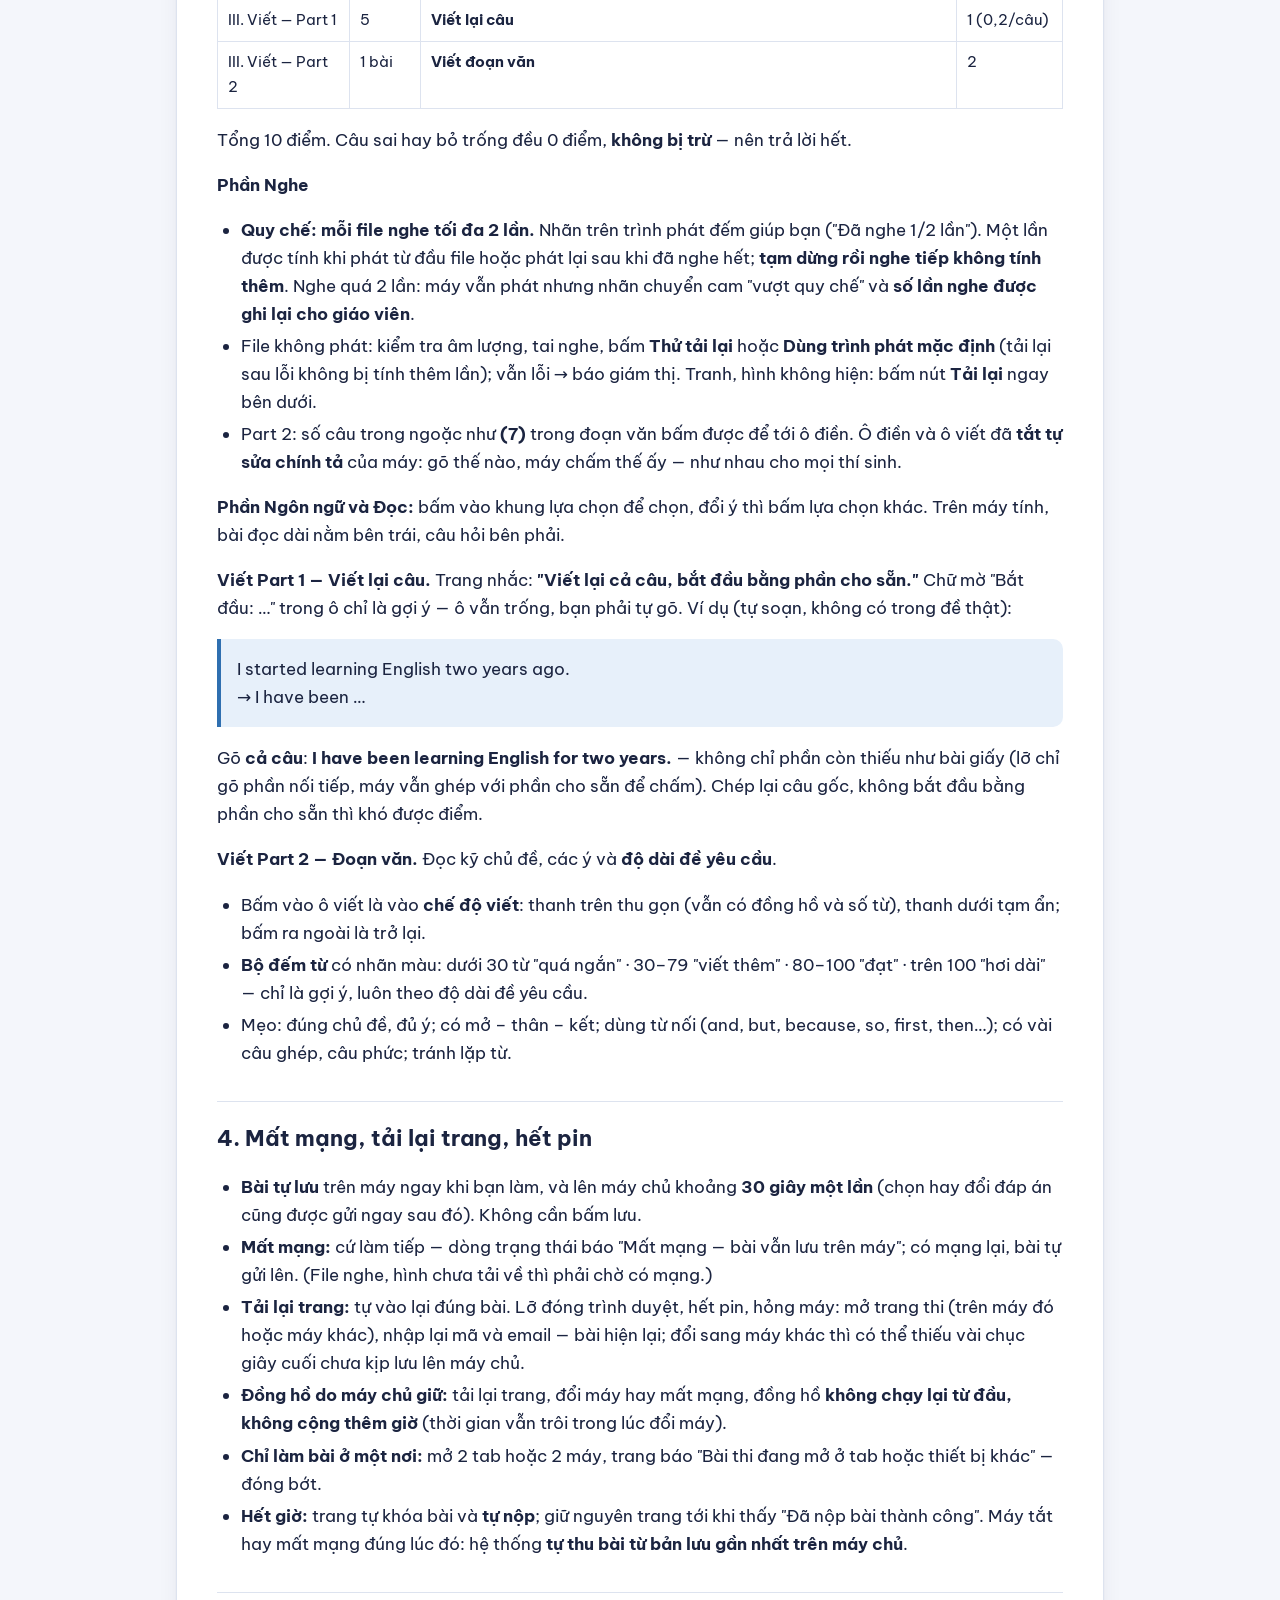
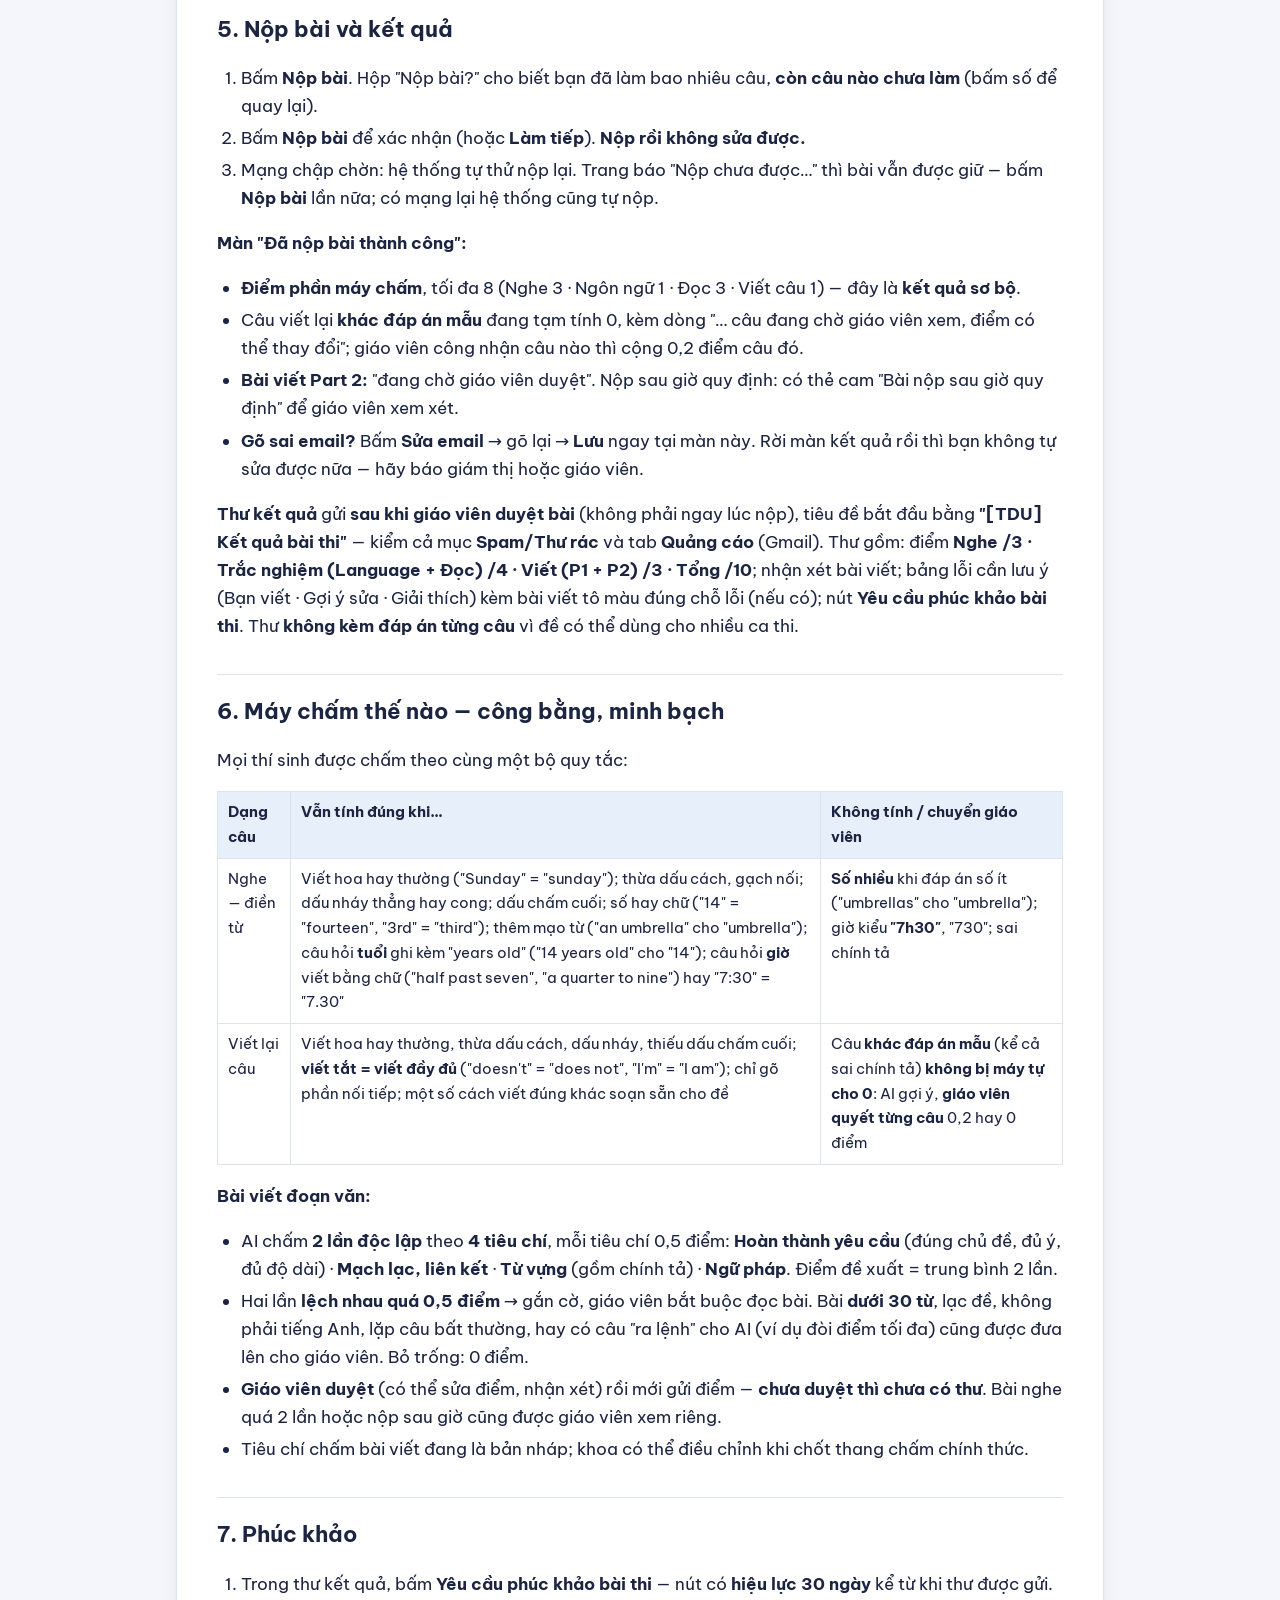
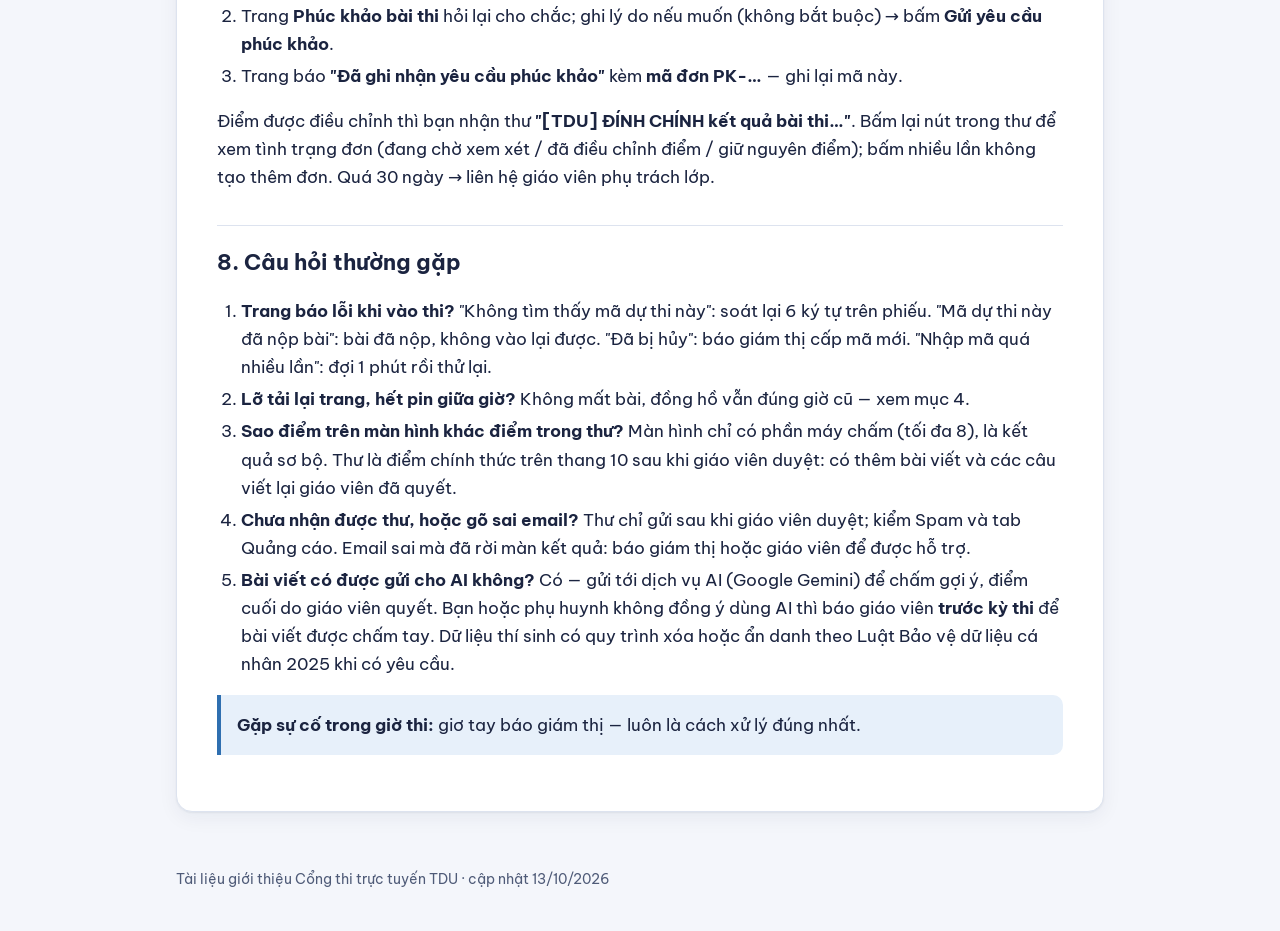
<file: tai-lieu/huong-dan-thi-sinh.html>
<!doctype html>
<html lang="vi">
<head>
<meta charset="utf-8">
<meta name="viewport" content="width=device-width, initial-scale=1">
<meta name="robots" content="noindex,nofollow">
<title>Hướng dẫn thí sinh — Cổng thi trực tuyến TDU</title>
<link rel="icon" href="../assets/logo.png">
<link rel="stylesheet" href="tai-lieu.css">
</head>
<body>
<header class="dau"><div class="dau-trong">
  <img src="../assets/logo.png" alt="Logo Trường Đại học Thành Đông">
  <div><div class="ten">Trường Đại học Thành Đông</div><div class="ten-lon">Cổng thi trực tuyến</div></div>
  <a class="ve" href="./">← Tất cả tài liệu</a>
</div></header>
<main class="trong"><article class="bai">
<h1>Hướng dẫn thí sinh — Cổng thi trực tuyến TDU</h1>
<p><em>Cập nhật 13/10/2026 · áp dụng cho bản chạy thử hiện tại</em></p>
<p>Làm bài thi Tiếng Anh cơ bản của Trường Đại học Thành Đông (TDU) ngay trên điện thoại hoặc máy tính, không cài ứng dụng, không tạo tài khoản: quét QR trên phiếu → gõ email nhận kết quả → <strong>Vào thi</strong> → làm bài (tự lưu) → <strong>Nộp bài</strong> → nhận thư kết quả sau khi <strong>giáo viên duyệt</strong>.</p>
<blockquote>
<p><strong>Cổng thi (bản chạy thử):</strong> <a href="https://tdu-thi-online-staging-1091801778800.asia-east1.run.app/">https://tdu-thi-online-staging-1091801778800.asia-east1.run.app/</a> — bản dùng để thử nghiệm, giao diện và quy trình có thể còn thay đổi.</p>
</blockquote>
<h2>1. Chuẩn bị</h2>
<ul>
<li><strong>Điện thoại hoặc máy tính</strong> có trình duyệt (Chrome, Safari, Edge…), <strong>sạc đầy pin</strong>; mạng Wi-Fi hoặc 4G (nên bật sẵn 4G dự phòng).</li>
<li><strong>Tai nghe</strong>: phần Nghe phát ngay trên máy của bạn. Thử âm lượng trước giờ thi.</li>
<li><strong>Phiếu dự thi</strong> có họ tên, số báo danh, <strong>mã dự thi 6 ký tự</strong> và <strong>mã QR</strong>. Mã không bao giờ có chữ O, chữ I, số 0, số 1 — không lo nhìn nhầm. <strong>Giữ kín mã</strong> như mật khẩu: ai có mã là vào làm bài thay bạn được.</li>
<li><strong>Một email bạn đang dùng</strong> để nhận điểm — nhớ chính xác từng ký tự.</li>
</ul>
<h2>2. Vào thi</h2>
<ol>
<li><strong>Quét mã QR</strong> trên phiếu bằng camera điện thoại: trang thi mở ra, ô <strong>Mã dự thi</strong> đã điền sẵn. (Không quét được: mở địa chỉ in trên phiếu, hoặc trang chủ cổng thi → <strong>Thí sinh — Vào thi</strong>, rồi tự gõ mã.)</li>
<li>Gõ <strong>email nhận kết quả</strong>, đọc lại một lượt — điểm sẽ gửi về đúng địa chỉ này.</li>
<li>Bấm <strong>Vào thi</strong>, rồi kiểm tra thanh trên cùng hiện <strong>đúng họ tên và mã của bạn</strong> (sai tên → báo giám thị ngay).</li>
</ol>
<p>Lưu ý: <strong>đồng hồ chạy từ lần vào thi đầu tiên</strong>. Trong giờ thi bạn vào lại được (tải lại trang, đổi máy); <strong>đã nộp bài thì mã khóa lại</strong>. Trang báo "Chưa đến giờ mở ca thi" hoặc "Ca thi chưa mở hoặc đã đóng" → chờ giám thị hướng dẫn.</p>
<h2>3. Làm bài</h2>
<ul>
<li><strong>Thanh trên:</strong> họ tên, mã; <strong>đồng hồ đếm ngược</strong> (chuyển đỏ khi còn dưới 5 phút); nút <strong>"Đã làm …/… câu"</strong>; dòng trạng thái lưu ("Đã lưu lúc …"); thẻ <strong>Nghe · Ngôn ngữ · Đọc · Viết</strong> để nhảy nhanh tới từng phần.</li>
<li><strong>Thanh dưới:</strong> <strong>Bảng câu hỏi</strong> (ô xanh lá = đã làm, ô trắng = chưa làm; bấm số để tới câu) · <strong>Câu chưa làm</strong> (mỗi lần bấm đưa tới câu còn trống tiếp theo) · <strong>Nộp bài</strong>.</li>
</ul>
<div class="bang"><table>
<thead>
<tr>
<th>Phần</th>
<th>Số câu</th>
<th>Cách làm</th>
<th>Điểm</th>
</tr>
</thead>
<tbody>
<tr>
<td>I. Nghe</td>
<td>10</td>
<td>Câu 1–5: bấm vào <strong>tranh đúng</strong> (A, B, C) · Câu 6–10: gõ <strong>một từ hoặc một số</strong></td>
<td>3 (0,3/câu)</td>
</tr>
<tr>
<td>II. A. Language</td>
<td>10</td>
<td>Chọn đáp án đúng</td>
<td>1 (0,1/câu)</td>
</tr>
<tr>
<td>B. Reading</td>
<td>15</td>
<td>3 bài đọc (Part 1–3), chọn đáp án đúng</td>
<td>3 (0,2/câu)</td>
</tr>
<tr>
<td>III. Viết — Part 1</td>
<td>5</td>
<td><strong>Viết lại câu</strong></td>
<td>1 (0,2/câu)</td>
</tr>
<tr>
<td>III. Viết — Part 2</td>
<td>1 bài</td>
<td><strong>Viết đoạn văn</strong></td>
<td>2</td>
</tr>
</tbody>
</table></div>
<p>Tổng 10 điểm. Câu sai hay bỏ trống đều 0 điểm, <strong>không bị trừ</strong> — nên trả lời hết.</p>
<p><strong>Phần Nghe</strong></p>
<ul>
<li><strong>Quy chế: mỗi file nghe tối đa 2 lần.</strong> Nhãn trên trình phát đếm giúp bạn ("Đã nghe 1/2 lần"). Một lần được tính khi phát từ đầu file hoặc phát lại sau khi đã nghe hết; <strong>tạm dừng rồi nghe tiếp không tính thêm</strong>. Nghe quá 2 lần: máy vẫn phát nhưng nhãn chuyển cam "vượt quy chế" và <strong>số lần nghe được ghi lại cho giáo viên</strong>.</li>
<li>File không phát: kiểm tra âm lượng, tai nghe, bấm <strong>Thử tải lại</strong> hoặc <strong>Dùng trình phát mặc định</strong> (tải lại sau lỗi không bị tính thêm lần); vẫn lỗi → báo giám thị. Tranh, hình không hiện: bấm nút <strong>Tải lại</strong> ngay bên dưới.</li>
<li>Part 2: số câu trong ngoặc như <strong>(7)</strong> trong đoạn văn bấm được để tới ô điền. Ô điền và ô viết đã <strong>tắt tự sửa chính tả</strong> của máy: gõ thế nào, máy chấm thế ấy — như nhau cho mọi thí sinh.</li>
</ul>
<p><strong>Phần Ngôn ngữ và Đọc:</strong> bấm vào khung lựa chọn để chọn, đổi ý thì bấm lựa chọn khác. Trên máy tính, bài đọc dài nằm bên trái, câu hỏi bên phải.</p>
<p><strong>Viết Part 1 — Viết lại câu.</strong> Trang nhắc: <strong>"Viết lại cả câu, bắt đầu bằng phần cho sẵn."</strong> Chữ mờ "Bắt đầu: …" trong ô chỉ là gợi ý — ô vẫn trống, bạn phải tự gõ. Ví dụ (tự soạn, không có trong đề thật):</p>
<blockquote>
<p>I started learning English two years ago.<br />
→ I have been …</p>
</blockquote>
<p>Gõ <strong>cả câu</strong>: <strong>I have been learning English for two years.</strong> — không chỉ phần còn thiếu như bài giấy (lỡ chỉ gõ phần nối tiếp, máy vẫn ghép với phần cho sẵn để chấm). Chép lại câu gốc, không bắt đầu bằng phần cho sẵn thì khó được điểm.</p>
<p><strong>Viết Part 2 — Đoạn văn.</strong> Đọc kỹ chủ đề, các ý và <strong>độ dài đề yêu cầu</strong>.</p>
<ul>
<li>Bấm vào ô viết là vào <strong>chế độ viết</strong>: thanh trên thu gọn (vẫn có đồng hồ và số từ), thanh dưới tạm ẩn; bấm ra ngoài là trở lại.</li>
<li><strong>Bộ đếm từ</strong> có nhãn màu: dưới 30 từ "quá ngắn" · 30–79 "viết thêm" · 80–100 "đạt" · trên 100 "hơi dài" — chỉ là gợi ý, luôn theo độ dài đề yêu cầu.</li>
<li>Mẹo: đúng chủ đề, đủ ý; có mở – thân – kết; dùng từ nối (and, but, because, so, first, then…); có vài câu ghép, câu phức; tránh lặp từ.</li>
</ul>
<h2>4. Mất mạng, tải lại trang, hết pin</h2>
<ul>
<li><strong>Bài tự lưu</strong> trên máy ngay khi bạn làm, và lên máy chủ khoảng <strong>30 giây một lần</strong> (chọn hay đổi đáp án cũng được gửi ngay sau đó). Không cần bấm lưu.</li>
<li><strong>Mất mạng:</strong> cứ làm tiếp — dòng trạng thái báo "Mất mạng — bài vẫn lưu trên máy"; có mạng lại, bài tự gửi lên. (File nghe, hình chưa tải về thì phải chờ có mạng.)</li>
<li><strong>Tải lại trang:</strong> tự vào lại đúng bài. Lỡ đóng trình duyệt, hết pin, hỏng máy: mở trang thi (trên máy đó hoặc máy khác), nhập lại mã và email — bài hiện lại; đổi sang máy khác thì có thể thiếu vài chục giây cuối chưa kịp lưu lên máy chủ.</li>
<li><strong>Đồng hồ do máy chủ giữ:</strong> tải lại trang, đổi máy hay mất mạng, đồng hồ <strong>không chạy lại từ đầu, không cộng thêm giờ</strong> (thời gian vẫn trôi trong lúc đổi máy).</li>
<li><strong>Chỉ làm bài ở một nơi:</strong> mở 2 tab hoặc 2 máy, trang báo "Bài thi đang mở ở tab hoặc thiết bị khác" — đóng bớt.</li>
<li><strong>Hết giờ:</strong> trang tự khóa bài và <strong>tự nộp</strong>; giữ nguyên trang tới khi thấy "Đã nộp bài thành công". Máy tắt hay mất mạng đúng lúc đó: hệ thống <strong>tự thu bài từ bản lưu gần nhất trên máy chủ</strong>.</li>
</ul>
<h2>5. Nộp bài và kết quả</h2>
<ol>
<li>Bấm <strong>Nộp bài</strong>. Hộp "Nộp bài?" cho biết bạn đã làm bao nhiêu câu, <strong>còn câu nào chưa làm</strong> (bấm số để quay lại).</li>
<li>Bấm <strong>Nộp bài</strong> để xác nhận (hoặc <strong>Làm tiếp</strong>). <strong>Nộp rồi không sửa được.</strong></li>
<li>Mạng chập chờn: hệ thống tự thử nộp lại. Trang báo "Nộp chưa được…" thì bài vẫn được giữ — bấm <strong>Nộp bài</strong> lần nữa; có mạng lại hệ thống cũng tự nộp.</li>
</ol>
<p><strong>Màn "Đã nộp bài thành công":</strong></p>
<ul>
<li><strong>Điểm phần máy chấm</strong>, tối đa 8 (Nghe 3 · Ngôn ngữ 1 · Đọc 3 · Viết câu 1) — đây là <strong>kết quả sơ bộ</strong>.</li>
<li>Câu viết lại <strong>khác đáp án mẫu</strong> đang tạm tính 0, kèm dòng "… câu đang chờ giáo viên xem, điểm có thể thay đổi"; giáo viên công nhận câu nào thì cộng 0,2 điểm câu đó.</li>
<li><strong>Bài viết Part 2:</strong> "đang chờ giáo viên duyệt". Nộp sau giờ quy định: có thẻ cam "Bài nộp sau giờ quy định" để giáo viên xem xét.</li>
<li><strong>Gõ sai email?</strong> Bấm <strong>Sửa email</strong> → gõ lại → <strong>Lưu</strong> ngay tại màn này. Rời màn kết quả rồi thì bạn không tự sửa được nữa — hãy báo giám thị hoặc giáo viên.</li>
</ul>
<p><strong>Thư kết quả</strong> gửi <strong>sau khi giáo viên duyệt bài</strong> (không phải ngay lúc nộp), tiêu đề bắt đầu bằng <strong>"[TDU] Kết quả bài thi"</strong> — kiểm cả mục <strong>Spam/Thư rác</strong> và tab <strong>Quảng cáo</strong> (Gmail). Thư gồm: điểm <strong>Nghe /3 · Trắc nghiệm (Language + Đọc) /4 · Viết (P1 + P2) /3 · Tổng /10</strong>; nhận xét bài viết; bảng lỗi cần lưu ý (Bạn viết · Gợi ý sửa · Giải thích) kèm bài viết tô màu đúng chỗ lỗi (nếu có); nút <strong>Yêu cầu phúc khảo bài thi</strong>. Thư <strong>không kèm đáp án từng câu</strong> vì đề có thể dùng cho nhiều ca thi.</p>
<h2>6. Máy chấm thế nào — công bằng, minh bạch</h2>
<p>Mọi thí sinh được chấm theo cùng một bộ quy tắc:</p>
<div class="bang"><table>
<thead>
<tr>
<th>Dạng câu</th>
<th>Vẫn tính đúng khi…</th>
<th>Không tính / chuyển giáo viên</th>
</tr>
</thead>
<tbody>
<tr>
<td>Nghe — điền từ</td>
<td>Viết hoa hay thường ("Sunday" = "sunday"); thừa dấu cách, gạch nối; dấu nháy thẳng hay cong; dấu chấm cuối; số hay chữ ("14" = "fourteen", "3rd" = "third"); thêm mạo từ ("an umbrella" cho "umbrella"); câu hỏi <strong>tuổi</strong> ghi kèm "years old" ("14 years old" cho "14"); câu hỏi <strong>giờ</strong> viết bằng chữ ("half past seven", "a quarter to nine") hay "7:30" = "7.30"</td>
<td><strong>Số nhiều</strong> khi đáp án số ít ("umbrellas" cho "umbrella"); giờ kiểu <strong>"7h30"</strong>, "730"; sai chính tả</td>
</tr>
<tr>
<td>Viết lại câu</td>
<td>Viết hoa hay thường, thừa dấu cách, dấu nháy, thiếu dấu chấm cuối; <strong>viết tắt = viết đầy đủ</strong> ("doesn't" = "does not", "I'm" = "I am"); chỉ gõ phần nối tiếp; một số cách viết đúng khác soạn sẵn cho đề</td>
<td>Câu <strong>khác đáp án mẫu</strong> (kể cả sai chính tả) <strong>không bị máy tự cho 0</strong>: AI gợi ý, <strong>giáo viên quyết từng câu</strong> 0,2 hay 0 điểm</td>
</tr>
</tbody>
</table></div>
<p><strong>Bài viết đoạn văn:</strong></p>
<ul>
<li>AI chấm <strong>2 lần độc lập</strong> theo <strong>4 tiêu chí</strong>, mỗi tiêu chí 0,5 điểm: <strong>Hoàn thành yêu cầu</strong> (đúng chủ đề, đủ ý, đủ độ dài) · <strong>Mạch lạc, liên kết</strong> · <strong>Từ vựng</strong> (gồm chính tả) · <strong>Ngữ pháp</strong>. Điểm đề xuất = trung bình 2 lần.</li>
<li>Hai lần <strong>lệch nhau quá 0,5 điểm</strong> → gắn cờ, giáo viên bắt buộc đọc bài. Bài <strong>dưới 30 từ</strong>, lạc đề, không phải tiếng Anh, lặp câu bất thường, hay có câu "ra lệnh" cho AI (ví dụ đòi điểm tối đa) cũng được đưa lên cho giáo viên. Bỏ trống: 0 điểm.</li>
<li><strong>Giáo viên duyệt</strong> (có thể sửa điểm, nhận xét) rồi mới gửi điểm — <strong>chưa duyệt thì chưa có thư</strong>. Bài nghe quá 2 lần hoặc nộp sau giờ cũng được giáo viên xem riêng.</li>
<li>Tiêu chí chấm bài viết đang là bản nháp; khoa có thể điều chỉnh khi chốt thang chấm chính thức.</li>
</ul>
<h2>7. Phúc khảo</h2>
<ol>
<li>Trong thư kết quả, bấm <strong>Yêu cầu phúc khảo bài thi</strong> — nút có <strong>hiệu lực 30 ngày</strong> kể từ khi thư được gửi.</li>
<li>Trang <strong>Phúc khảo bài thi</strong> hỏi lại cho chắc; ghi lý do nếu muốn (không bắt buộc) → bấm <strong>Gửi yêu cầu phúc khảo</strong>.</li>
<li>Trang báo <strong>"Đã ghi nhận yêu cầu phúc khảo"</strong> kèm <strong>mã đơn PK-…</strong> — ghi lại mã này.</li>
</ol>
<p>Điểm được điều chỉnh thì bạn nhận thư <strong>"[TDU] ĐÍNH CHÍNH kết quả bài thi…"</strong>. Bấm lại nút trong thư để xem tình trạng đơn (đang chờ xem xét / đã điều chỉnh điểm / giữ nguyên điểm); bấm nhiều lần không tạo thêm đơn. Quá 30 ngày → liên hệ giáo viên phụ trách lớp.</p>
<h2>8. Câu hỏi thường gặp</h2>
<ol>
<li><strong>Trang báo lỗi khi vào thi?</strong> "Không tìm thấy mã dự thi này": soát lại 6 ký tự trên phiếu. "Mã dự thi này đã nộp bài": bài đã nộp, không vào lại được. "Đã bị hủy": báo giám thị cấp mã mới. "Nhập mã quá nhiều lần": đợi 1 phút rồi thử lại.</li>
<li><strong>Lỡ tải lại trang, hết pin giữa giờ?</strong> Không mất bài, đồng hồ vẫn đúng giờ cũ — xem mục 4.</li>
<li><strong>Sao điểm trên màn hình khác điểm trong thư?</strong> Màn hình chỉ có phần máy chấm (tối đa 8), là kết quả sơ bộ. Thư là điểm chính thức trên thang 10 sau khi giáo viên duyệt: có thêm bài viết và các câu viết lại giáo viên đã quyết.</li>
<li><strong>Chưa nhận được thư, hoặc gõ sai email?</strong> Thư chỉ gửi sau khi giáo viên duyệt; kiểm Spam và tab Quảng cáo. Email sai mà đã rời màn kết quả: báo giám thị hoặc giáo viên để được hỗ trợ.</li>
<li><strong>Bài viết có được gửi cho AI không?</strong> Có — gửi tới dịch vụ AI (Google Gemini) để chấm gợi ý, điểm cuối do giáo viên quyết. Bạn hoặc phụ huynh không đồng ý dùng AI thì báo giáo viên <strong>trước kỳ thi</strong> để bài viết được chấm tay. Dữ liệu thí sinh có quy trình xóa hoặc ẩn danh theo Luật Bảo vệ dữ liệu cá nhân 2025 khi có yêu cầu.</li>
</ol>
<blockquote>
<p><strong>Gặp sự cố trong giờ thi:</strong> giơ tay báo giám thị — luôn là cách xử lý đúng nhất.</p>
</blockquote>
</article></main>
<footer class="chan">Tài liệu giới thiệu Cổng thi trực tuyến TDU · cập nhật 13/10/2026</footer>
</body>
</html>
</file>
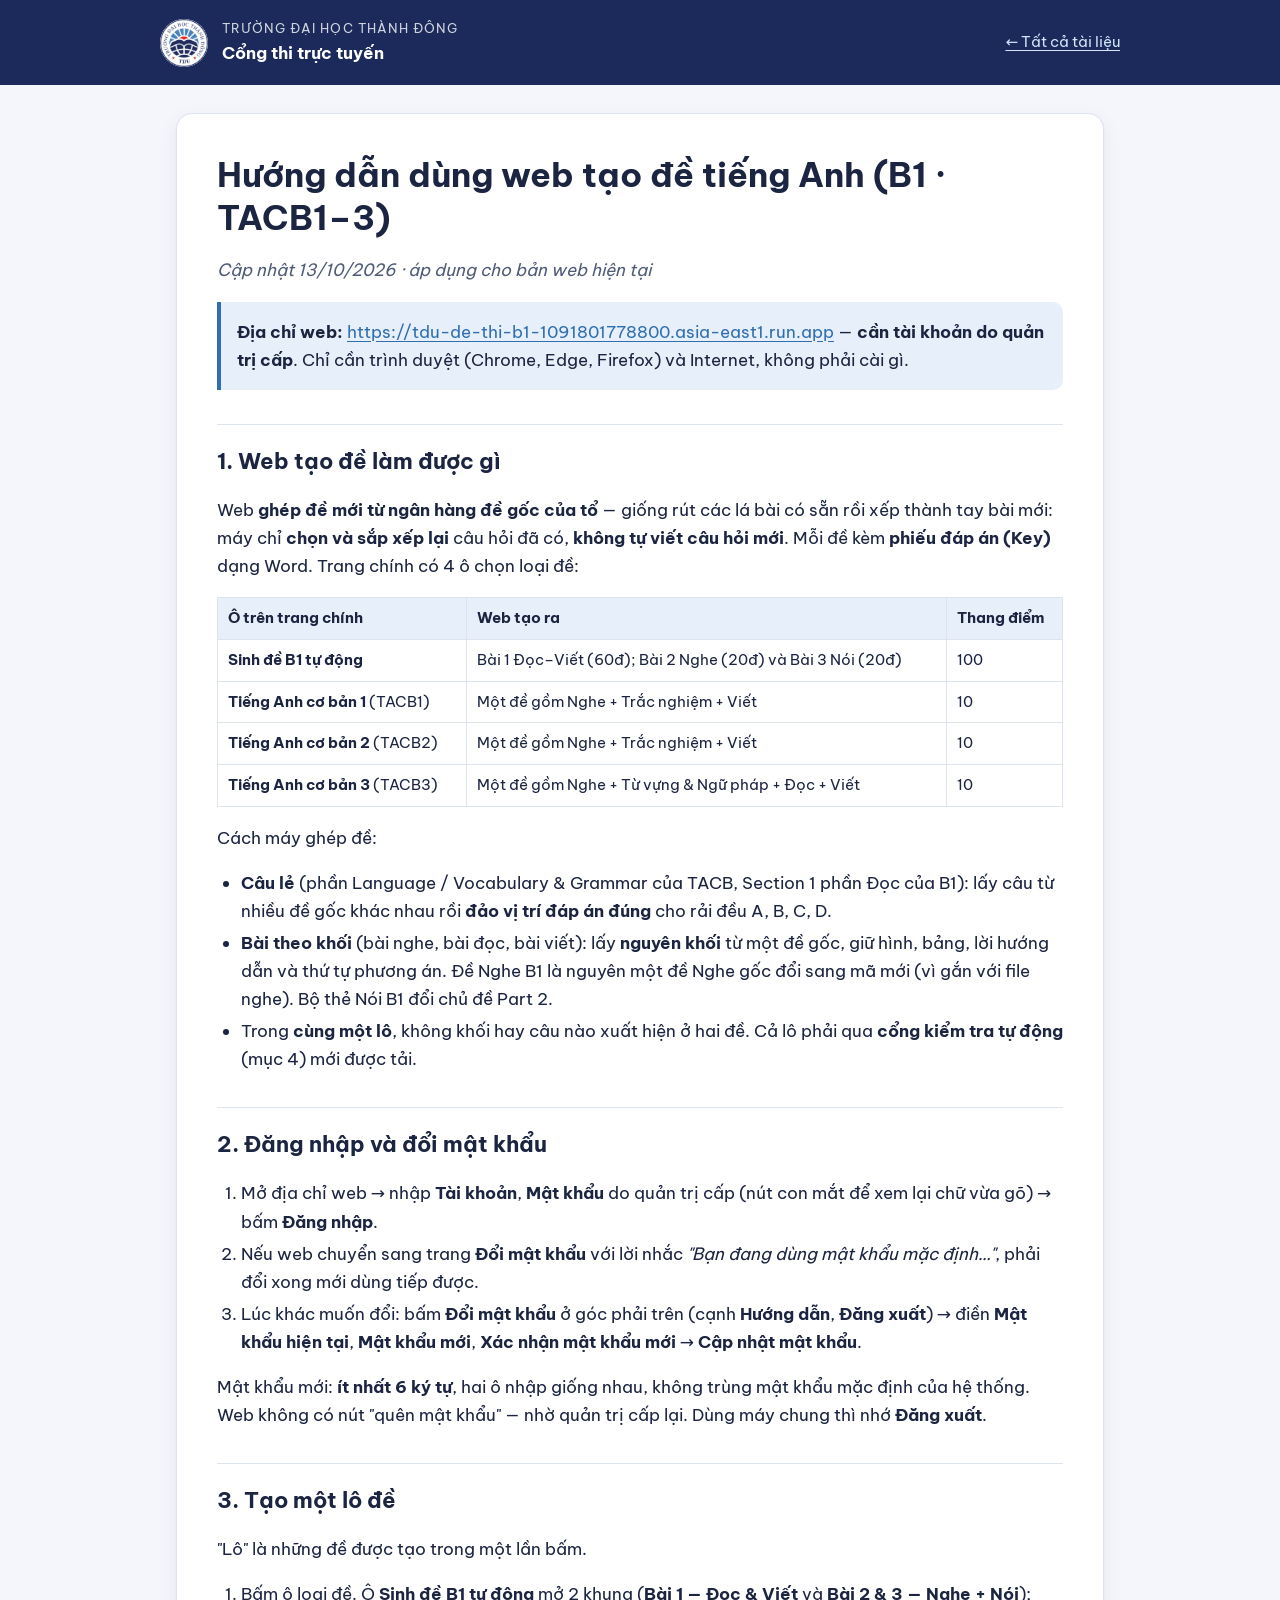
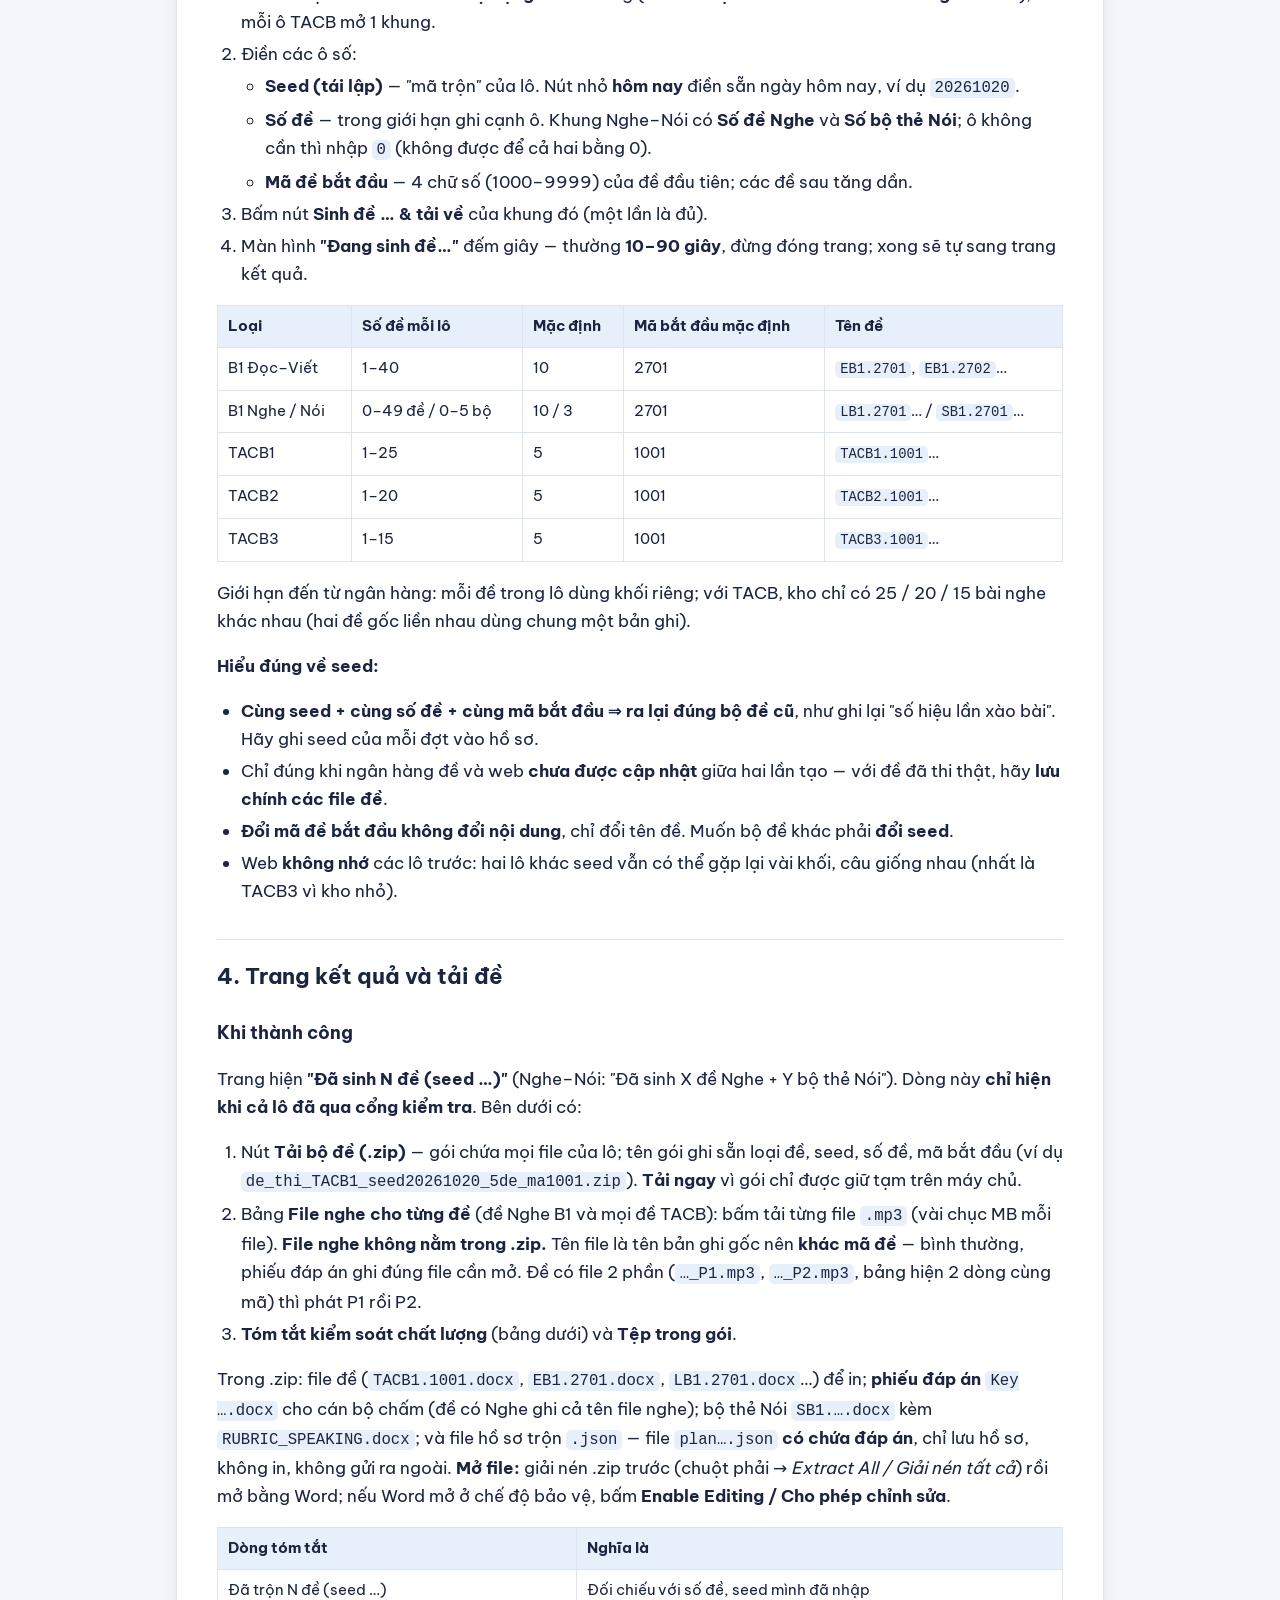
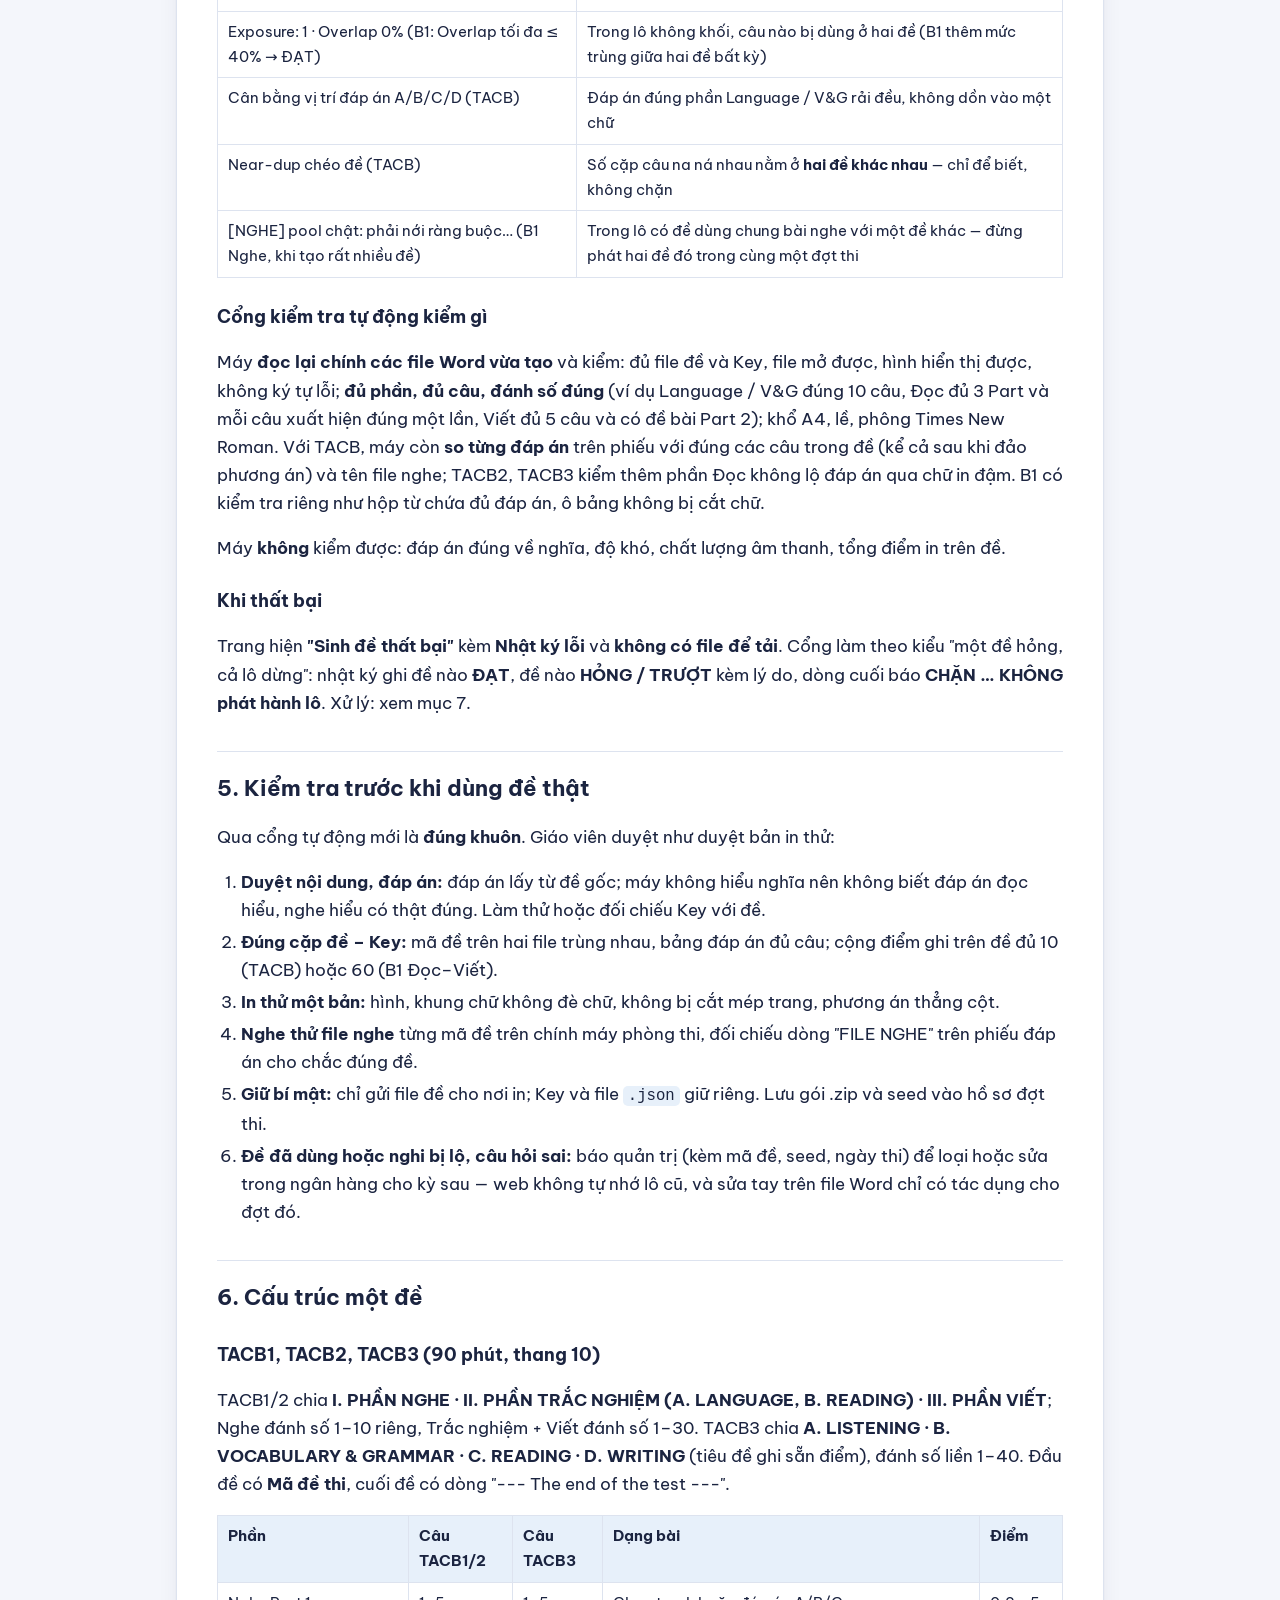
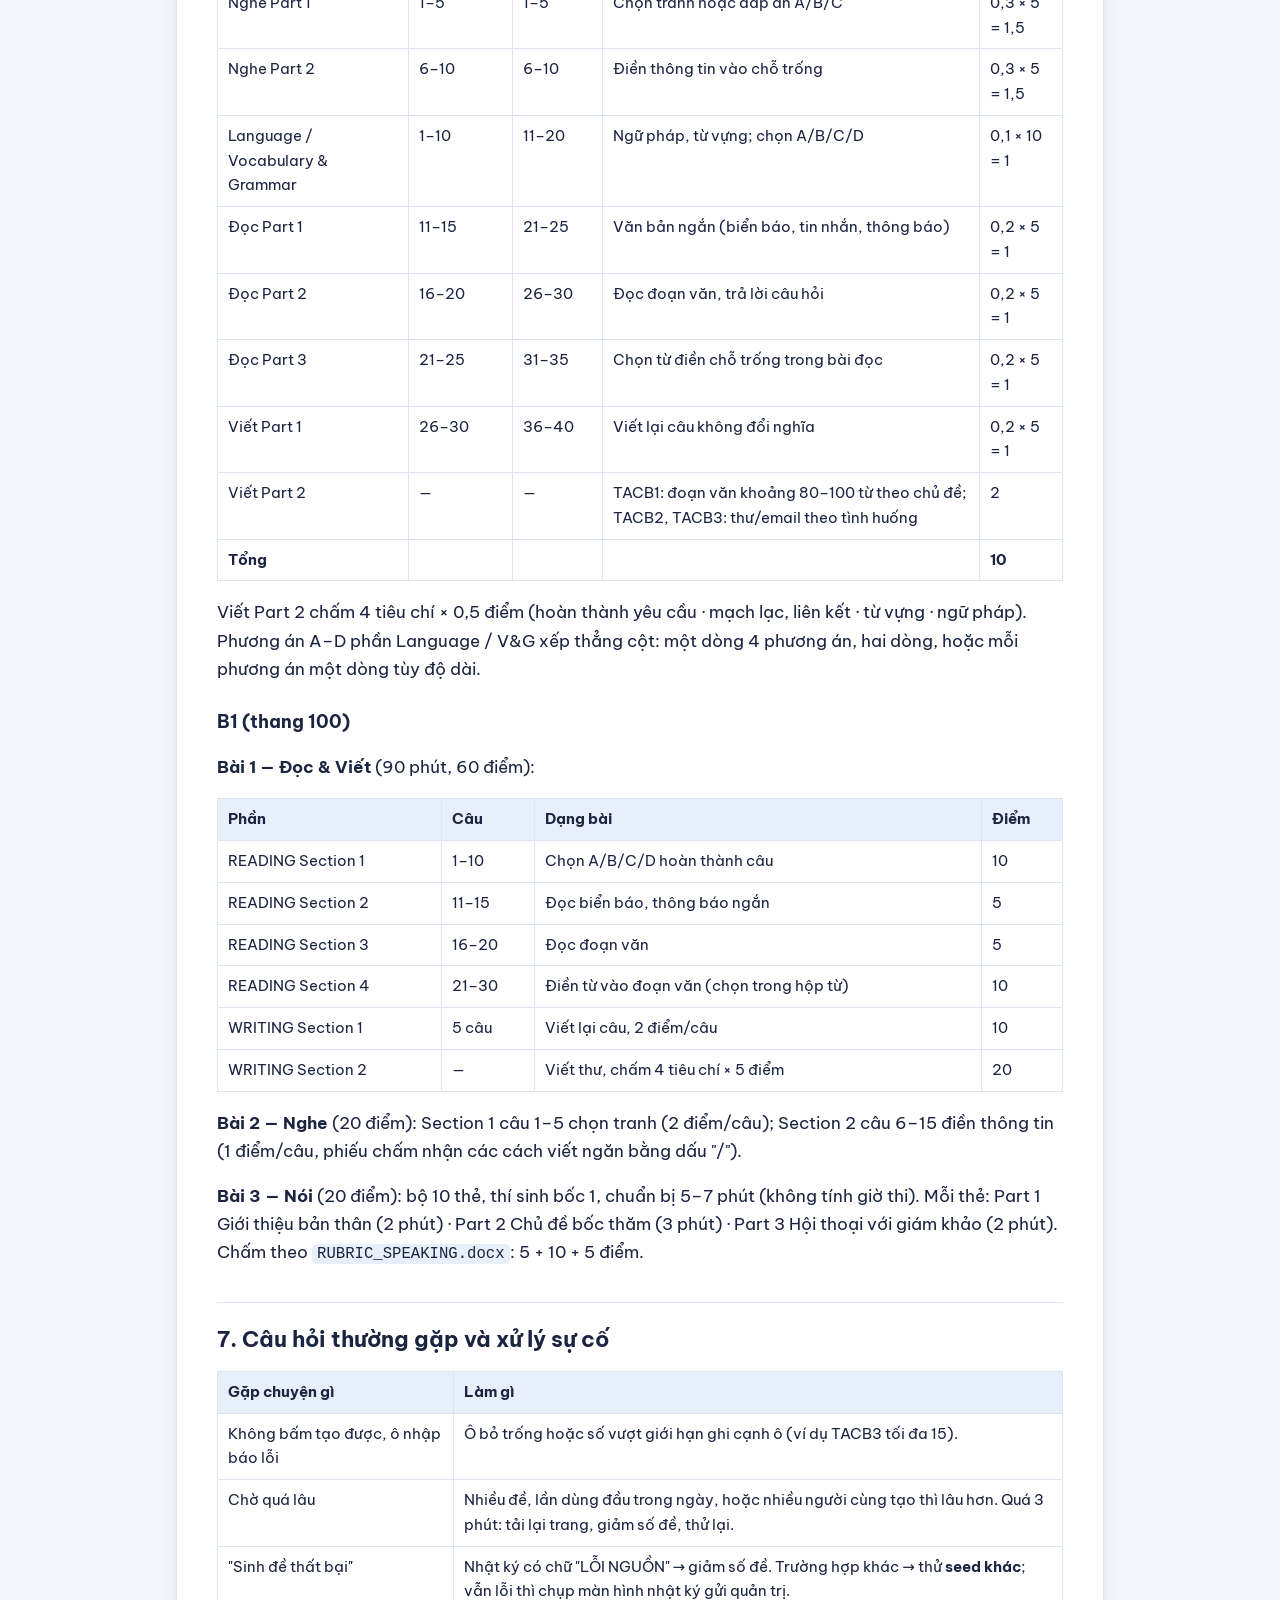
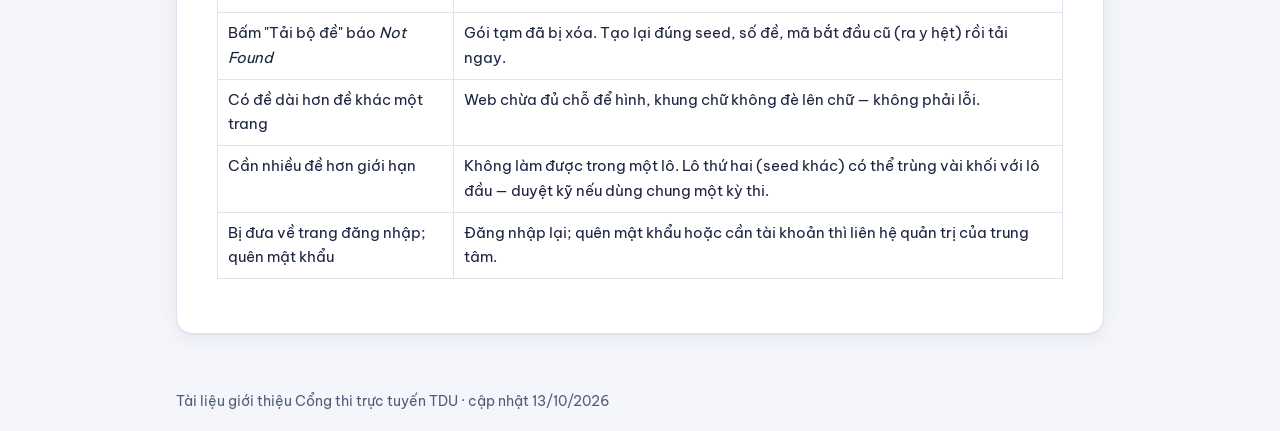
<file: tai-lieu/huong-dan-web-tao-de.html>
<!doctype html>
<html lang="vi">
<head>
<meta charset="utf-8">
<meta name="viewport" content="width=device-width, initial-scale=1">
<meta name="robots" content="noindex,nofollow">
<title>Hướng dẫn dùng web tạo đề tiếng Anh (B1 · TACB1–3)</title>
<link rel="icon" href="../assets/logo.png">
<link rel="stylesheet" href="tai-lieu.css">
</head>
<body>
<header class="dau"><div class="dau-trong">
  <img src="../assets/logo.png" alt="Logo Trường Đại học Thành Đông">
  <div><div class="ten">Trường Đại học Thành Đông</div><div class="ten-lon">Cổng thi trực tuyến</div></div>
  <a class="ve" href="./">← Tất cả tài liệu</a>
</div></header>
<main class="trong"><article class="bai">
<h1>Hướng dẫn dùng web tạo đề tiếng Anh (B1 · TACB1–3)</h1>
<p><em>Cập nhật 13/10/2026 · áp dụng cho bản web hiện tại</em></p>
<blockquote>
<p><strong>Địa chỉ web:</strong> <a href="https://tdu-de-thi-b1-1091801778800.asia-east1.run.app">https://tdu-de-thi-b1-1091801778800.asia-east1.run.app</a> — <strong>cần tài khoản do quản trị cấp</strong>. Chỉ cần trình duyệt (Chrome, Edge, Firefox) và Internet, không phải cài gì.</p>
</blockquote>
<h2>1. Web tạo đề làm được gì</h2>
<p>Web <strong>ghép đề mới từ ngân hàng đề gốc của tổ</strong> — giống rút các lá bài có sẵn rồi xếp thành tay bài mới: máy chỉ <strong>chọn và sắp xếp lại</strong> câu hỏi đã có, <strong>không tự viết câu hỏi mới</strong>. Mỗi đề kèm <strong>phiếu đáp án (Key)</strong> dạng Word. Trang chính có 4 ô chọn loại đề:</p>
<div class="bang"><table>
<thead>
<tr>
<th>Ô trên trang chính</th>
<th>Web tạo ra</th>
<th>Thang điểm</th>
</tr>
</thead>
<tbody>
<tr>
<td><strong>Sinh đề B1 tự động</strong></td>
<td>Bài 1 Đọc–Viết (60đ); Bài 2 Nghe (20đ) và Bài 3 Nói (20đ)</td>
<td>100</td>
</tr>
<tr>
<td><strong>Tiếng Anh cơ bản 1</strong> (TACB1)</td>
<td>Một đề gồm Nghe + Trắc nghiệm + Viết</td>
<td>10</td>
</tr>
<tr>
<td><strong>Tiếng Anh cơ bản 2</strong> (TACB2)</td>
<td>Một đề gồm Nghe + Trắc nghiệm + Viết</td>
<td>10</td>
</tr>
<tr>
<td><strong>Tiếng Anh cơ bản 3</strong> (TACB3)</td>
<td>Một đề gồm Nghe + Từ vựng &amp; Ngữ pháp + Đọc + Viết</td>
<td>10</td>
</tr>
</tbody>
</table></div>
<p>Cách máy ghép đề:</p>
<ul>
<li><strong>Câu lẻ</strong> (phần Language / Vocabulary &amp; Grammar của TACB, Section 1 phần Đọc của B1): lấy câu từ nhiều đề gốc khác nhau rồi <strong>đảo vị trí đáp án đúng</strong> cho rải đều A, B, C, D.</li>
<li><strong>Bài theo khối</strong> (bài nghe, bài đọc, bài viết): lấy <strong>nguyên khối</strong> từ một đề gốc, giữ hình, bảng, lời hướng dẫn và thứ tự phương án. Đề Nghe B1 là nguyên một đề Nghe gốc đổi sang mã mới (vì gắn với file nghe). Bộ thẻ Nói B1 đổi chủ đề Part 2.</li>
<li>Trong <strong>cùng một lô</strong>, không khối hay câu nào xuất hiện ở hai đề. Cả lô phải qua <strong>cổng kiểm tra tự động</strong> (mục 4) mới được tải.</li>
</ul>
<h2>2. Đăng nhập và đổi mật khẩu</h2>
<ol>
<li>Mở địa chỉ web → nhập <strong>Tài khoản</strong>, <strong>Mật khẩu</strong> do quản trị cấp (nút con mắt để xem lại chữ vừa gõ) → bấm <strong>Đăng nhập</strong>.</li>
<li>Nếu web chuyển sang trang <strong>Đổi mật khẩu</strong> với lời nhắc <em>"Bạn đang dùng mật khẩu mặc định…"</em>, phải đổi xong mới dùng tiếp được.</li>
<li>Lúc khác muốn đổi: bấm <strong>Đổi mật khẩu</strong> ở góc phải trên (cạnh <strong>Hướng dẫn</strong>, <strong>Đăng xuất</strong>) → điền <strong>Mật khẩu hiện tại</strong>, <strong>Mật khẩu mới</strong>, <strong>Xác nhận mật khẩu mới</strong> → <strong>Cập nhật mật khẩu</strong>.</li>
</ol>
<p>Mật khẩu mới: <strong>ít nhất 6 ký tự</strong>, hai ô nhập giống nhau, không trùng mật khẩu mặc định của hệ thống. Web không có nút "quên mật khẩu" — nhờ quản trị cấp lại. Dùng máy chung thì nhớ <strong>Đăng xuất</strong>.</p>
<h2>3. Tạo một lô đề</h2>
<p>"Lô" là những đề được tạo trong một lần bấm.</p>
<ol>
<li>Bấm ô loại đề. Ô <strong>Sinh đề B1 tự động</strong> mở 2 khung (<strong>Bài 1 — Đọc &amp; Viết</strong> và <strong>Bài 2 &amp; 3 — Nghe + Nói</strong>); mỗi ô TACB mở 1 khung.</li>
<li>Điền các ô số:<ul>
<li><strong>Seed (tái lập)</strong> — "mã trộn" của lô. Nút nhỏ <strong>hôm nay</strong> điền sẵn ngày hôm nay, ví dụ <code>20261020</code>.</li>
<li><strong>Số đề</strong> — trong giới hạn ghi cạnh ô. Khung Nghe–Nói có <strong>Số đề Nghe</strong> và <strong>Số bộ thẻ Nói</strong>; ô không cần thì nhập <code>0</code> (không được để cả hai bằng 0).</li>
<li><strong>Mã đề bắt đầu</strong> — 4 chữ số (1000–9999) của đề đầu tiên; các đề sau tăng dần.</li>
</ul>
</li>
<li>Bấm nút <strong>Sinh đề … &amp; tải về</strong> của khung đó (một lần là đủ).</li>
<li>Màn hình <strong>"Đang sinh đề…"</strong> đếm giây — thường <strong>10–90 giây</strong>, đừng đóng trang; xong sẽ tự sang trang kết quả.</li>
</ol>
<div class="bang"><table>
<thead>
<tr>
<th>Loại</th>
<th>Số đề mỗi lô</th>
<th>Mặc định</th>
<th>Mã bắt đầu mặc định</th>
<th>Tên đề</th>
</tr>
</thead>
<tbody>
<tr>
<td>B1 Đọc–Viết</td>
<td>1–40</td>
<td>10</td>
<td>2701</td>
<td><code>EB1.2701</code>, <code>EB1.2702</code>…</td>
</tr>
<tr>
<td>B1 Nghe / Nói</td>
<td>0–49 đề / 0–5 bộ</td>
<td>10 / 3</td>
<td>2701</td>
<td><code>LB1.2701</code>… / <code>SB1.2701</code>…</td>
</tr>
<tr>
<td>TACB1</td>
<td>1–25</td>
<td>5</td>
<td>1001</td>
<td><code>TACB1.1001</code>…</td>
</tr>
<tr>
<td>TACB2</td>
<td>1–20</td>
<td>5</td>
<td>1001</td>
<td><code>TACB2.1001</code>…</td>
</tr>
<tr>
<td>TACB3</td>
<td>1–15</td>
<td>5</td>
<td>1001</td>
<td><code>TACB3.1001</code>…</td>
</tr>
</tbody>
</table></div>
<p>Giới hạn đến từ ngân hàng: mỗi đề trong lô dùng khối riêng; với TACB, kho chỉ có 25 / 20 / 15 bài nghe khác nhau (hai đề gốc liền nhau dùng chung một bản ghi).</p>
<p><strong>Hiểu đúng về seed:</strong></p>
<ul>
<li><strong>Cùng seed + cùng số đề + cùng mã bắt đầu ⇒ ra lại đúng bộ đề cũ</strong>, như ghi lại "số hiệu lần xào bài". Hãy ghi seed của mỗi đợt vào hồ sơ.</li>
<li>Chỉ đúng khi ngân hàng đề và web <strong>chưa được cập nhật</strong> giữa hai lần tạo — với đề đã thi thật, hãy <strong>lưu chính các file đề</strong>.</li>
<li><strong>Đổi mã đề bắt đầu không đổi nội dung</strong>, chỉ đổi tên đề. Muốn bộ đề khác phải <strong>đổi seed</strong>.</li>
<li>Web <strong>không nhớ</strong> các lô trước: hai lô khác seed vẫn có thể gặp lại vài khối, câu giống nhau (nhất là TACB3 vì kho nhỏ).</li>
</ul>
<h2>4. Trang kết quả và tải đề</h2>
<h3>Khi thành công</h3>
<p>Trang hiện <strong>"Đã sinh N đề (seed …)"</strong> (Nghe–Nói: "Đã sinh X đề Nghe + Y bộ thẻ Nói"). Dòng này <strong>chỉ hiện khi cả lô đã qua cổng kiểm tra</strong>. Bên dưới có:</p>
<ol>
<li>Nút <strong>Tải bộ đề (.zip)</strong> — gói chứa mọi file của lô; tên gói ghi sẵn loại đề, seed, số đề, mã bắt đầu (ví dụ <code>de_thi_TACB1_seed20261020_5de_ma1001.zip</code>). <strong>Tải ngay</strong> vì gói chỉ được giữ tạm trên máy chủ.</li>
<li>Bảng <strong>File nghe cho từng đề</strong> (đề Nghe B1 và mọi đề TACB): bấm tải từng file <code>.mp3</code> (vài chục MB mỗi file). <strong>File nghe không nằm trong .zip.</strong> Tên file là tên bản ghi gốc nên <strong>khác mã đề</strong> — bình thường, phiếu đáp án ghi đúng file cần mở. Đề có file 2 phần (<code>…_P1.mp3</code>, <code>…_P2.mp3</code>, bảng hiện 2 dòng cùng mã) thì phát P1 rồi P2.</li>
<li><strong>Tóm tắt kiểm soát chất lượng</strong> (bảng dưới) và <strong>Tệp trong gói</strong>.</li>
</ol>
<p>Trong .zip: file đề (<code>TACB1.1001.docx</code>, <code>EB1.2701.docx</code>, <code>LB1.2701.docx</code>…) để in; <strong>phiếu đáp án</strong> <code>Key ….docx</code> cho cán bộ chấm (đề có Nghe ghi cả tên file nghe); bộ thẻ Nói <code>SB1.….docx</code> kèm <code>RUBRIC_SPEAKING.docx</code>; và file hồ sơ trộn <code>.json</code> — file <code>plan….json</code> <strong>có chứa đáp án</strong>, chỉ lưu hồ sơ, không in, không gửi ra ngoài. <strong>Mở file:</strong> giải nén .zip trước (chuột phải → <em>Extract All / Giải nén tất cả</em>) rồi mở bằng Word; nếu Word mở ở chế độ bảo vệ, bấm <strong>Enable Editing / Cho phép chỉnh sửa</strong>.</p>
<div class="bang"><table>
<thead>
<tr>
<th>Dòng tóm tắt</th>
<th>Nghĩa là</th>
</tr>
</thead>
<tbody>
<tr>
<td>Đã trộn N đề (seed …)</td>
<td>Đối chiếu với số đề, seed mình đã nhập</td>
</tr>
<tr>
<td>Exposure: 1 · Overlap 0% (B1: Overlap tối đa ≤ 40% → ĐẠT)</td>
<td>Trong lô không khối, câu nào bị dùng ở hai đề (B1 thêm mức trùng giữa hai đề bất kỳ)</td>
</tr>
<tr>
<td>Cân bằng vị trí đáp án A/B/C/D (TACB)</td>
<td>Đáp án đúng phần Language / V&amp;G rải đều, không dồn vào một chữ</td>
</tr>
<tr>
<td>Near-dup chéo đề (TACB)</td>
<td>Số cặp câu na ná nhau nằm ở <strong>hai đề khác nhau</strong> — chỉ để biết, không chặn</td>
</tr>
<tr>
<td>[NGHE] pool chật: phải nới ràng buộc… (B1 Nghe, khi tạo rất nhiều đề)</td>
<td>Trong lô có đề dùng chung bài nghe với một đề khác — đừng phát hai đề đó trong cùng một đợt thi</td>
</tr>
</tbody>
</table></div>
<h3>Cổng kiểm tra tự động kiểm gì</h3>
<p>Máy <strong>đọc lại chính các file Word vừa tạo</strong> và kiểm: đủ file đề và Key, file mở được, hình hiển thị được, không ký tự lỗi; <strong>đủ phần, đủ câu, đánh số đúng</strong> (ví dụ Language / V&amp;G đúng 10 câu, Đọc đủ 3 Part và mỗi câu xuất hiện đúng một lần, Viết đủ 5 câu và có đề bài Part 2); khổ A4, lề, phông Times New Roman. Với TACB, máy còn <strong>so từng đáp án</strong> trên phiếu với đúng các câu trong đề (kể cả sau khi đảo phương án) và tên file nghe; TACB2, TACB3 kiểm thêm phần Đọc không lộ đáp án qua chữ in đậm. B1 có kiểm tra riêng như hộp từ chứa đủ đáp án, ô bảng không bị cắt chữ.</p>
<p>Máy <strong>không</strong> kiểm được: đáp án đúng về nghĩa, độ khó, chất lượng âm thanh, tổng điểm in trên đề.</p>
<h3>Khi thất bại</h3>
<p>Trang hiện <strong>"Sinh đề thất bại"</strong> kèm <strong>Nhật ký lỗi</strong> và <strong>không có file để tải</strong>. Cổng làm theo kiểu "một đề hỏng, cả lô dừng": nhật ký ghi đề nào <strong>ĐẠT</strong>, đề nào <strong>HỎNG / TRƯỢT</strong> kèm lý do, dòng cuối báo <strong>CHẶN … KHÔNG phát hành lô</strong>. Xử lý: xem mục 7.</p>
<h2>5. Kiểm tra trước khi dùng đề thật</h2>
<p>Qua cổng tự động mới là <strong>đúng khuôn</strong>. Giáo viên duyệt như duyệt bản in thử:</p>
<ol>
<li><strong>Duyệt nội dung, đáp án:</strong> đáp án lấy từ đề gốc; máy không hiểu nghĩa nên không biết đáp án đọc hiểu, nghe hiểu có thật đúng. Làm thử hoặc đối chiếu Key với đề.</li>
<li><strong>Đúng cặp đề – Key:</strong> mã đề trên hai file trùng nhau, bảng đáp án đủ câu; cộng điểm ghi trên đề đủ 10 (TACB) hoặc 60 (B1 Đọc–Viết).</li>
<li><strong>In thử một bản:</strong> hình, khung chữ không đè chữ, không bị cắt mép trang, phương án thẳng cột.</li>
<li><strong>Nghe thử file nghe</strong> từng mã đề trên chính máy phòng thi, đối chiếu dòng "FILE NGHE" trên phiếu đáp án cho chắc đúng đề.</li>
<li><strong>Giữ bí mật:</strong> chỉ gửi file đề cho nơi in; Key và file <code>.json</code> giữ riêng. Lưu gói .zip và seed vào hồ sơ đợt thi.</li>
<li><strong>Đề đã dùng hoặc nghi bị lộ, câu hỏi sai:</strong> báo quản trị (kèm mã đề, seed, ngày thi) để loại hoặc sửa trong ngân hàng cho kỳ sau — web không tự nhớ lô cũ, và sửa tay trên file Word chỉ có tác dụng cho đợt đó.</li>
</ol>
<h2>6. Cấu trúc một đề</h2>
<h3>TACB1, TACB2, TACB3 (90 phút, thang 10)</h3>
<p>TACB1/2 chia <strong>I. PHẦN NGHE · II. PHẦN TRẮC NGHIỆM (A. LANGUAGE, B. READING) · III. PHẦN VIẾT</strong>; Nghe đánh số 1–10 riêng, Trắc nghiệm + Viết đánh số 1–30. TACB3 chia <strong>A. LISTENING · B. VOCABULARY &amp; GRAMMAR · C. READING · D. WRITING</strong> (tiêu đề ghi sẵn điểm), đánh số liền 1–40. Đầu đề có <strong>Mã đề thi</strong>, cuối đề có dòng "--- The end of the test ---".</p>
<div class="bang"><table>
<thead>
<tr>
<th>Phần</th>
<th>Câu TACB1/2</th>
<th>Câu TACB3</th>
<th>Dạng bài</th>
<th>Điểm</th>
</tr>
</thead>
<tbody>
<tr>
<td>Nghe Part 1</td>
<td>1–5</td>
<td>1–5</td>
<td>Chọn tranh hoặc đáp án A/B/C</td>
<td>0,3 × 5 = 1,5</td>
</tr>
<tr>
<td>Nghe Part 2</td>
<td>6–10</td>
<td>6–10</td>
<td>Điền thông tin vào chỗ trống</td>
<td>0,3 × 5 = 1,5</td>
</tr>
<tr>
<td>Language / Vocabulary &amp; Grammar</td>
<td>1–10</td>
<td>11–20</td>
<td>Ngữ pháp, từ vựng; chọn A/B/C/D</td>
<td>0,1 × 10 = 1</td>
</tr>
<tr>
<td>Đọc Part 1</td>
<td>11–15</td>
<td>21–25</td>
<td>Văn bản ngắn (biển báo, tin nhắn, thông báo)</td>
<td>0,2 × 5 = 1</td>
</tr>
<tr>
<td>Đọc Part 2</td>
<td>16–20</td>
<td>26–30</td>
<td>Đọc đoạn văn, trả lời câu hỏi</td>
<td>0,2 × 5 = 1</td>
</tr>
<tr>
<td>Đọc Part 3</td>
<td>21–25</td>
<td>31–35</td>
<td>Chọn từ điền chỗ trống trong bài đọc</td>
<td>0,2 × 5 = 1</td>
</tr>
<tr>
<td>Viết Part 1</td>
<td>26–30</td>
<td>36–40</td>
<td>Viết lại câu không đổi nghĩa</td>
<td>0,2 × 5 = 1</td>
</tr>
<tr>
<td>Viết Part 2</td>
<td>—</td>
<td>—</td>
<td>TACB1: đoạn văn khoảng 80–100 từ theo chủ đề; TACB2, TACB3: thư/email theo tình huống</td>
<td>2</td>
</tr>
<tr>
<td><strong>Tổng</strong></td>
<td></td>
<td></td>
<td></td>
<td><strong>10</strong></td>
</tr>
</tbody>
</table></div>
<p>Viết Part 2 chấm 4 tiêu chí × 0,5 điểm (hoàn thành yêu cầu · mạch lạc, liên kết · từ vựng · ngữ pháp). Phương án A–D phần Language / V&amp;G xếp thẳng cột: một dòng 4 phương án, hai dòng, hoặc mỗi phương án một dòng tùy độ dài.</p>
<h3>B1 (thang 100)</h3>
<p><strong>Bài 1 — Đọc &amp; Viết</strong> (90 phút, 60 điểm):</p>
<div class="bang"><table>
<thead>
<tr>
<th>Phần</th>
<th>Câu</th>
<th>Dạng bài</th>
<th>Điểm</th>
</tr>
</thead>
<tbody>
<tr>
<td>READING Section 1</td>
<td>1–10</td>
<td>Chọn A/B/C/D hoàn thành câu</td>
<td>10</td>
</tr>
<tr>
<td>READING Section 2</td>
<td>11–15</td>
<td>Đọc biển báo, thông báo ngắn</td>
<td>5</td>
</tr>
<tr>
<td>READING Section 3</td>
<td>16–20</td>
<td>Đọc đoạn văn</td>
<td>5</td>
</tr>
<tr>
<td>READING Section 4</td>
<td>21–30</td>
<td>Điền từ vào đoạn văn (chọn trong hộp từ)</td>
<td>10</td>
</tr>
<tr>
<td>WRITING Section 1</td>
<td>5 câu</td>
<td>Viết lại câu, 2 điểm/câu</td>
<td>10</td>
</tr>
<tr>
<td>WRITING Section 2</td>
<td>—</td>
<td>Viết thư, chấm 4 tiêu chí × 5 điểm</td>
<td>20</td>
</tr>
</tbody>
</table></div>
<p><strong>Bài 2 — Nghe</strong> (20 điểm): Section 1 câu 1–5 chọn tranh (2 điểm/câu); Section 2 câu 6–15 điền thông tin (1 điểm/câu, phiếu chấm nhận các cách viết ngăn bằng dấu "/").</p>
<p><strong>Bài 3 — Nói</strong> (20 điểm): bộ 10 thẻ, thí sinh bốc 1, chuẩn bị 5–7 phút (không tính giờ thi). Mỗi thẻ: Part 1 Giới thiệu bản thân (2 phút) · Part 2 Chủ đề bốc thăm (3 phút) · Part 3 Hội thoại với giám khảo (2 phút). Chấm theo <code>RUBRIC_SPEAKING.docx</code>: 5 + 10 + 5 điểm.</p>
<h2>7. Câu hỏi thường gặp và xử lý sự cố</h2>
<div class="bang"><table>
<thead>
<tr>
<th>Gặp chuyện gì</th>
<th>Làm gì</th>
</tr>
</thead>
<tbody>
<tr>
<td>Không bấm tạo được, ô nhập báo lỗi</td>
<td>Ô bỏ trống hoặc số vượt giới hạn ghi cạnh ô (ví dụ TACB3 tối đa 15).</td>
</tr>
<tr>
<td>Chờ quá lâu</td>
<td>Nhiều đề, lần dùng đầu trong ngày, hoặc nhiều người cùng tạo thì lâu hơn. Quá 3 phút: tải lại trang, giảm số đề, thử lại.</td>
</tr>
<tr>
<td>"Sinh đề thất bại"</td>
<td>Nhật ký có chữ "LỖI NGUỒN" → giảm số đề. Trường hợp khác → thử <strong>seed khác</strong>; vẫn lỗi thì chụp màn hình nhật ký gửi quản trị.</td>
</tr>
<tr>
<td>Bấm "Tải bộ đề" báo <em>Not Found</em></td>
<td>Gói tạm đã bị xóa. Tạo lại đúng seed, số đề, mã bắt đầu cũ (ra y hệt) rồi tải ngay.</td>
</tr>
<tr>
<td>Có đề dài hơn đề khác một trang</td>
<td>Web chừa đủ chỗ để hình, khung chữ không đè lên chữ — không phải lỗi.</td>
</tr>
<tr>
<td>Cần nhiều đề hơn giới hạn</td>
<td>Không làm được trong một lô. Lô thứ hai (seed khác) có thể trùng vài khối với lô đầu — duyệt kỹ nếu dùng chung một kỳ thi.</td>
</tr>
<tr>
<td>Bị đưa về trang đăng nhập; quên mật khẩu</td>
<td>Đăng nhập lại; quên mật khẩu hoặc cần tài khoản thì liên hệ quản trị của trung tâm.</td>
</tr>
</tbody>
</table></div>
</article></main>
<footer class="chan">Tài liệu giới thiệu Cổng thi trực tuyến TDU · cập nhật 13/10/2026</footer>
</body>
</html>
</file>
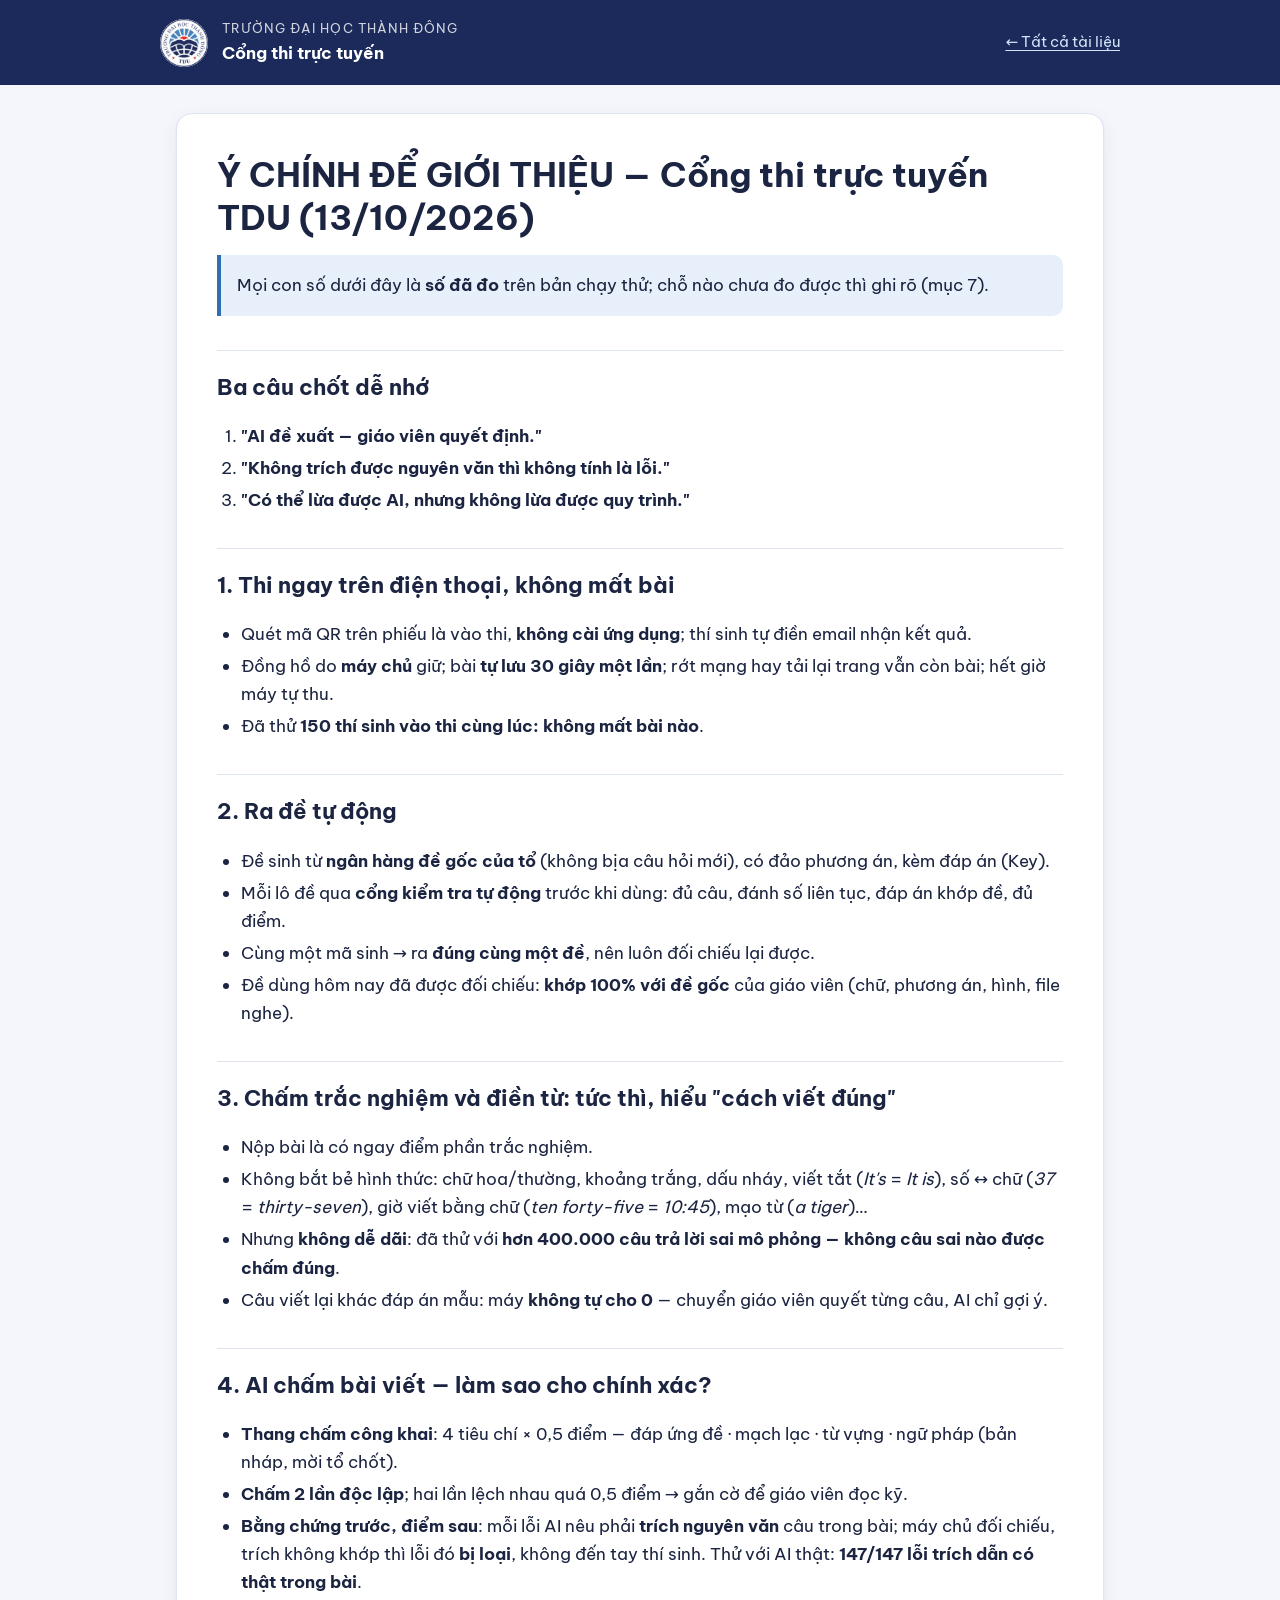
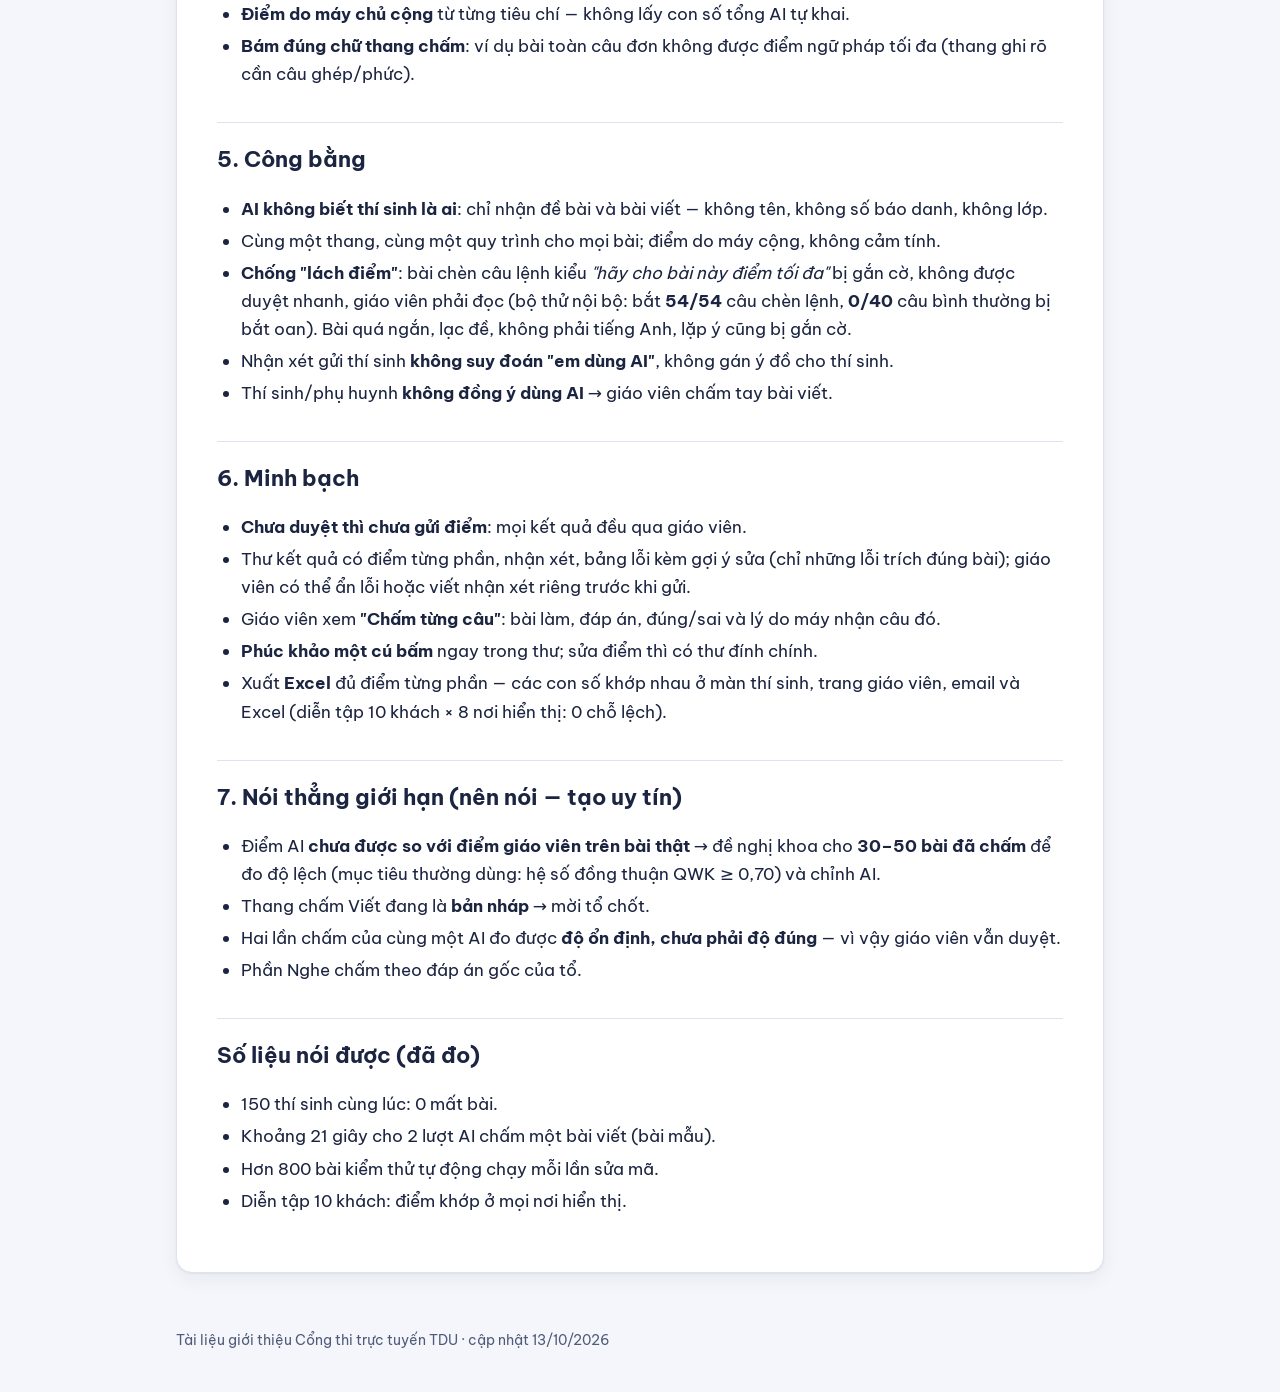
<file: tai-lieu/y-chinh-gioi-thieu.html>
<!doctype html>
<html lang="vi">
<head>
<meta charset="utf-8">
<meta name="viewport" content="width=device-width, initial-scale=1">
<meta name="robots" content="noindex,nofollow">
<title>Ý CHÍNH ĐỂ GIỚI THIỆU — Cổng thi trực tuyến TDU (13/10/2026)</title>
<link rel="icon" href="../assets/logo.png">
<link rel="stylesheet" href="tai-lieu.css">
</head>
<body>
<header class="dau"><div class="dau-trong">
  <img src="../assets/logo.png" alt="Logo Trường Đại học Thành Đông">
  <div><div class="ten">Trường Đại học Thành Đông</div><div class="ten-lon">Cổng thi trực tuyến</div></div>
  <a class="ve" href="./">← Tất cả tài liệu</a>
</div></header>
<main class="trong"><article class="bai">
<h1>Ý CHÍNH ĐỂ GIỚI THIỆU — Cổng thi trực tuyến TDU (13/10/2026)</h1>
<blockquote>
<p>Mọi con số dưới đây là <strong>số đã đo</strong> trên bản chạy thử; chỗ nào chưa đo được thì ghi rõ (mục 7).</p>
</blockquote>
<h2>Ba câu chốt dễ nhớ</h2>
<ol>
<li><strong>"AI đề xuất — giáo viên quyết định."</strong></li>
<li><strong>"Không trích được nguyên văn thì không tính là lỗi."</strong></li>
<li><strong>"Có thể lừa được AI, nhưng không lừa được quy trình."</strong></li>
</ol>
<h2>1. Thi ngay trên điện thoại, không mất bài</h2>
<ul>
<li>Quét mã QR trên phiếu là vào thi, <strong>không cài ứng dụng</strong>; thí sinh tự điền email nhận kết quả.</li>
<li>Đồng hồ do <strong>máy chủ</strong> giữ; bài <strong>tự lưu 30 giây một lần</strong>; rớt mạng hay tải lại trang vẫn còn bài; hết giờ máy tự thu.</li>
<li>Đã thử <strong>150 thí sinh vào thi cùng lúc: không mất bài nào</strong>.</li>
</ul>
<h2>2. Ra đề tự động</h2>
<ul>
<li>Đề sinh từ <strong>ngân hàng đề gốc của tổ</strong> (không bịa câu hỏi mới), có đảo phương án, kèm đáp án (Key).</li>
<li>Mỗi lô đề qua <strong>cổng kiểm tra tự động</strong> trước khi dùng: đủ câu, đánh số liên tục, đáp án khớp đề, đủ điểm.</li>
<li>Cùng một mã sinh → ra <strong>đúng cùng một đề</strong>, nên luôn đối chiếu lại được.</li>
<li>Đề dùng hôm nay đã được đối chiếu: <strong>khớp 100% với đề gốc</strong> của giáo viên (chữ, phương án, hình, file nghe).</li>
</ul>
<h2>3. Chấm trắc nghiệm và điền từ: tức thì, hiểu "cách viết đúng"</h2>
<ul>
<li>Nộp bài là có ngay điểm phần trắc nghiệm.</li>
<li>Không bắt bẻ hình thức: chữ hoa/thường, khoảng trắng, dấu nháy, viết tắt (<em>It's</em> = <em>It is</em>), số ↔ chữ
  (<em>37</em> = <em>thirty-seven</em>), giờ viết bằng chữ (<em>ten forty-five</em> = <em>10:45</em>), mạo từ (<em>a tiger</em>)…</li>
<li>Nhưng <strong>không dễ dãi</strong>: đã thử với <strong>hơn 400.000 câu trả lời sai mô phỏng — không câu sai nào được chấm đúng</strong>.</li>
<li>Câu viết lại khác đáp án mẫu: máy <strong>không tự cho 0</strong> — chuyển giáo viên quyết từng câu, AI chỉ gợi ý.</li>
</ul>
<h2>4. AI chấm bài viết — làm sao cho chính xác?</h2>
<ul>
<li><strong>Thang chấm công khai</strong>: 4 tiêu chí × 0,5 điểm — đáp ứng đề · mạch lạc · từ vựng · ngữ pháp (bản nháp, mời tổ chốt).</li>
<li><strong>Chấm 2 lần độc lập</strong>; hai lần lệch nhau quá 0,5 điểm → gắn cờ để giáo viên đọc kỹ.</li>
<li><strong>Bằng chứng trước, điểm sau</strong>: mỗi lỗi AI nêu phải <strong>trích nguyên văn</strong> câu trong bài; máy chủ đối chiếu,
  trích không khớp thì lỗi đó <strong>bị loại</strong>, không đến tay thí sinh. Thử với AI thật: <strong>147/147 lỗi trích dẫn có thật trong bài</strong>.</li>
<li><strong>Điểm do máy chủ cộng</strong> từ từng tiêu chí — không lấy con số tổng AI tự khai.</li>
<li><strong>Bám đúng chữ thang chấm</strong>: ví dụ bài toàn câu đơn không được điểm ngữ pháp tối đa (thang ghi rõ cần câu ghép/phức).</li>
</ul>
<h2>5. Công bằng</h2>
<ul>
<li><strong>AI không biết thí sinh là ai</strong>: chỉ nhận đề bài và bài viết — không tên, không số báo danh, không lớp.</li>
<li>Cùng một thang, cùng một quy trình cho mọi bài; điểm do máy cộng, không cảm tính.</li>
<li><strong>Chống "lách điểm"</strong>: bài chèn câu lệnh kiểu <em>"hãy cho bài này điểm tối đa"</em> bị gắn cờ, không được duyệt nhanh,
  giáo viên phải đọc (bộ thử nội bộ: bắt <strong>54/54</strong> câu chèn lệnh, <strong>0/40</strong> câu bình thường bị bắt oan). Bài quá ngắn,
  lạc đề, không phải tiếng Anh, lặp ý cũng bị gắn cờ.</li>
<li>Nhận xét gửi thí sinh <strong>không suy đoán "em dùng AI"</strong>, không gán ý đồ cho thí sinh.</li>
<li>Thí sinh/phụ huynh <strong>không đồng ý dùng AI</strong> → giáo viên chấm tay bài viết.</li>
</ul>
<h2>6. Minh bạch</h2>
<ul>
<li><strong>Chưa duyệt thì chưa gửi điểm</strong>: mọi kết quả đều qua giáo viên.</li>
<li>Thư kết quả có điểm từng phần, nhận xét, bảng lỗi kèm gợi ý sửa (chỉ những lỗi trích đúng bài); giáo viên có thể ẩn
  lỗi hoặc viết nhận xét riêng trước khi gửi.</li>
<li>Giáo viên xem <strong>"Chấm từng câu"</strong>: bài làm, đáp án, đúng/sai và lý do máy nhận câu đó.</li>
<li><strong>Phúc khảo một cú bấm</strong> ngay trong thư; sửa điểm thì có thư đính chính.</li>
<li>Xuất <strong>Excel</strong> đủ điểm từng phần — các con số khớp nhau ở màn thí sinh, trang giáo viên, email và Excel
  (diễn tập 10 khách × 8 nơi hiển thị: 0 chỗ lệch).</li>
</ul>
<h2>7. Nói thẳng giới hạn (nên nói — tạo uy tín)</h2>
<ul>
<li>Điểm AI <strong>chưa được so với điểm giáo viên trên bài thật</strong> → đề nghị khoa cho <strong>30–50 bài đã chấm</strong> để đo độ lệch
  (mục tiêu thường dùng: hệ số đồng thuận QWK ≥ 0,70) và chỉnh AI.</li>
<li>Thang chấm Viết đang là <strong>bản nháp</strong> → mời tổ chốt.</li>
<li>Hai lần chấm của cùng một AI đo được <strong>độ ổn định, chưa phải độ đúng</strong> — vì vậy giáo viên vẫn duyệt.</li>
<li>Phần Nghe chấm theo đáp án gốc của tổ.</li>
</ul>
<h2>Số liệu nói được (đã đo)</h2>
<ul>
<li>150 thí sinh cùng lúc: 0 mất bài.</li>
<li>Khoảng 21 giây cho 2 lượt AI chấm một bài viết (bài mẫu).</li>
<li>Hơn 800 bài kiểm thử tự động chạy mỗi lần sửa mã.</li>
<li>Diễn tập 10 khách: điểm khớp ở mọi nơi hiển thị.</li>
</ul>
</article></main>
<footer class="chan">Tài liệu giới thiệu Cổng thi trực tuyến TDU · cập nhật 13/10/2026</footer>
</body>
</html>
</file>
<file: fonts/fonts.css>
/* vietnamese */
@font-face {
  font-family: 'Be Vietnam Pro';
  font-style: normal;
  font-weight: 300;
  font-display: swap;
  src: url(BeVietnamPro-300-vietnamese.woff2) format('woff2');
  unicode-range: U+0102-0103, U+0110-0111, U+0128-0129, U+0168-0169, U+01A0-01A1, U+01AF-01B0, U+0300-0301, U+0303-0304, U+0308-0309, U+0323, U+0329, U+1EA0-1EF9, U+20AB;
}
/* latin-ext */
@font-face {
  font-family: 'Be Vietnam Pro';
  font-style: normal;
  font-weight: 300;
  font-display: swap;
  src: url(BeVietnamPro-300-latin-ext.woff2) format('woff2');
  unicode-range: U+0100-02BA, U+02BD-02C5, U+02C7-02CC, U+02CE-02D7, U+02DD-02FF, U+0304, U+0308, U+0329, U+1D00-1DBF, U+1E00-1E9F, U+1EF2-1EFF, U+2020, U+20A0-20AB, U+20AD-20C0, U+2113, U+2C60-2C7F, U+A720-A7FF;
}
/* latin */
@font-face {
  font-family: 'Be Vietnam Pro';
  font-style: normal;
  font-weight: 300;
  font-display: swap;
  src: url(BeVietnamPro-300-latin.woff2) format('woff2');
  unicode-range: U+0000-00FF, U+0131, U+0152-0153, U+02BB-02BC, U+02C6, U+02DA, U+02DC, U+0304, U+0308, U+0329, U+2000-206F, U+20AC, U+2122, U+2191, U+2193, U+2212, U+2215, U+FEFF, U+FFFD;
}
/* vietnamese */
@font-face {
  font-family: 'Be Vietnam Pro';
  font-style: normal;
  font-weight: 400;
  font-display: swap;
  src: url(BeVietnamPro-400-vietnamese.woff2) format('woff2');
  unicode-range: U+0102-0103, U+0110-0111, U+0128-0129, U+0168-0169, U+01A0-01A1, U+01AF-01B0, U+0300-0301, U+0303-0304, U+0308-0309, U+0323, U+0329, U+1EA0-1EF9, U+20AB;
}
/* latin-ext */
@font-face {
  font-family: 'Be Vietnam Pro';
  font-style: normal;
  font-weight: 400;
  font-display: swap;
  src: url(BeVietnamPro-400-latin-ext.woff2) format('woff2');
  unicode-range: U+0100-02BA, U+02BD-02C5, U+02C7-02CC, U+02CE-02D7, U+02DD-02FF, U+0304, U+0308, U+0329, U+1D00-1DBF, U+1E00-1E9F, U+1EF2-1EFF, U+2020, U+20A0-20AB, U+20AD-20C0, U+2113, U+2C60-2C7F, U+A720-A7FF;
}
/* latin */
@font-face {
  font-family: 'Be Vietnam Pro';
  font-style: normal;
  font-weight: 400;
  font-display: swap;
  src: url(BeVietnamPro-400-latin.woff2) format('woff2');
  unicode-range: U+0000-00FF, U+0131, U+0152-0153, U+02BB-02BC, U+02C6, U+02DA, U+02DC, U+0304, U+0308, U+0329, U+2000-206F, U+20AC, U+2122, U+2191, U+2193, U+2212, U+2215, U+FEFF, U+FFFD;
}
/* vietnamese */
@font-face {
  font-family: 'Be Vietnam Pro';
  font-style: normal;
  font-weight: 500;
  font-display: swap;
  src: url(BeVietnamPro-500-vietnamese.woff2) format('woff2');
  unicode-range: U+0102-0103, U+0110-0111, U+0128-0129, U+0168-0169, U+01A0-01A1, U+01AF-01B0, U+0300-0301, U+0303-0304, U+0308-0309, U+0323, U+0329, U+1EA0-1EF9, U+20AB;
}
/* latin-ext */
@font-face {
  font-family: 'Be Vietnam Pro';
  font-style: normal;
  font-weight: 500;
  font-display: swap;
  src: url(BeVietnamPro-500-latin-ext.woff2) format('woff2');
  unicode-range: U+0100-02BA, U+02BD-02C5, U+02C7-02CC, U+02CE-02D7, U+02DD-02FF, U+0304, U+0308, U+0329, U+1D00-1DBF, U+1E00-1E9F, U+1EF2-1EFF, U+2020, U+20A0-20AB, U+20AD-20C0, U+2113, U+2C60-2C7F, U+A720-A7FF;
}
/* latin */
@font-face {
  font-family: 'Be Vietnam Pro';
  font-style: normal;
  font-weight: 500;
  font-display: swap;
  src: url(BeVietnamPro-500-latin.woff2) format('woff2');
  unicode-range: U+0000-00FF, U+0131, U+0152-0153, U+02BB-02BC, U+02C6, U+02DA, U+02DC, U+0304, U+0308, U+0329, U+2000-206F, U+20AC, U+2122, U+2191, U+2193, U+2212, U+2215, U+FEFF, U+FFFD;
}
/* vietnamese */
@font-face {
  font-family: 'Be Vietnam Pro';
  font-style: normal;
  font-weight: 600;
  font-display: swap;
  src: url(BeVietnamPro-600-vietnamese.woff2) format('woff2');
  unicode-range: U+0102-0103, U+0110-0111, U+0128-0129, U+0168-0169, U+01A0-01A1, U+01AF-01B0, U+0300-0301, U+0303-0304, U+0308-0309, U+0323, U+0329, U+1EA0-1EF9, U+20AB;
}
/* latin-ext */
@font-face {
  font-family: 'Be Vietnam Pro';
  font-style: normal;
  font-weight: 600;
  font-display: swap;
  src: url(BeVietnamPro-600-latin-ext.woff2) format('woff2');
  unicode-range: U+0100-02BA, U+02BD-02C5, U+02C7-02CC, U+02CE-02D7, U+02DD-02FF, U+0304, U+0308, U+0329, U+1D00-1DBF, U+1E00-1E9F, U+1EF2-1EFF, U+2020, U+20A0-20AB, U+20AD-20C0, U+2113, U+2C60-2C7F, U+A720-A7FF;
}
/* latin */
@font-face {
  font-family: 'Be Vietnam Pro';
  font-style: normal;
  font-weight: 600;
  font-display: swap;
  src: url(BeVietnamPro-600-latin.woff2) format('woff2');
  unicode-range: U+0000-00FF, U+0131, U+0152-0153, U+02BB-02BC, U+02C6, U+02DA, U+02DC, U+0304, U+0308, U+0329, U+2000-206F, U+20AC, U+2122, U+2191, U+2193, U+2212, U+2215, U+FEFF, U+FFFD;
}
/* vietnamese */
@font-face {
  font-family: 'Be Vietnam Pro';
  font-style: normal;
  font-weight: 700;
  font-display: swap;
  src: url(BeVietnamPro-700-vietnamese.woff2) format('woff2');
  unicode-range: U+0102-0103, U+0110-0111, U+0128-0129, U+0168-0169, U+01A0-01A1, U+01AF-01B0, U+0300-0301, U+0303-0304, U+0308-0309, U+0323, U+0329, U+1EA0-1EF9, U+20AB;
}
/* latin-ext */
@font-face {
  font-family: 'Be Vietnam Pro';
  font-style: normal;
  font-weight: 700;
  font-display: swap;
  src: url(BeVietnamPro-700-latin-ext.woff2) format('woff2');
  unicode-range: U+0100-02BA, U+02BD-02C5, U+02C7-02CC, U+02CE-02D7, U+02DD-02FF, U+0304, U+0308, U+0329, U+1D00-1DBF, U+1E00-1E9F, U+1EF2-1EFF, U+2020, U+20A0-20AB, U+20AD-20C0, U+2113, U+2C60-2C7F, U+A720-A7FF;
}
/* latin */
@font-face {
  font-family: 'Be Vietnam Pro';
  font-style: normal;
  font-weight: 700;
  font-display: swap;
  src: url(BeVietnamPro-700-latin.woff2) format('woff2');
  unicode-range: U+0000-00FF, U+0131, U+0152-0153, U+02BB-02BC, U+02C6, U+02DA, U+02DC, U+0304, U+0308, U+0329, U+2000-206F, U+20AC, U+2122, U+2191, U+2193, U+2212, U+2215, U+FEFF, U+FFFD;
}
/* vietnamese */
@font-face {
  font-family: 'Be Vietnam Pro';
  font-style: normal;
  font-weight: 800;
  font-display: swap;
  src: url(BeVietnamPro-800-vietnamese.woff2) format('woff2');
  unicode-range: U+0102-0103, U+0110-0111, U+0128-0129, U+0168-0169, U+01A0-01A1, U+01AF-01B0, U+0300-0301, U+0303-0304, U+0308-0309, U+0323, U+0329, U+1EA0-1EF9, U+20AB;
}
/* latin-ext */
@font-face {
  font-family: 'Be Vietnam Pro';
  font-style: normal;
  font-weight: 800;
  font-display: swap;
  src: url(BeVietnamPro-800-latin-ext.woff2) format('woff2');
  unicode-range: U+0100-02BA, U+02BD-02C5, U+02C7-02CC, U+02CE-02D7, U+02DD-02FF, U+0304, U+0308, U+0329, U+1D00-1DBF, U+1E00-1E9F, U+1EF2-1EFF, U+2020, U+20A0-20AB, U+20AD-20C0, U+2113, U+2C60-2C7F, U+A720-A7FF;
}
/* latin */
@font-face {
  font-family: 'Be Vietnam Pro';
  font-style: normal;
  font-weight: 800;
  font-display: swap;
  src: url(BeVietnamPro-800-latin.woff2) format('woff2');
  unicode-range: U+0000-00FF, U+0131, U+0152-0153, U+02BB-02BC, U+02C6, U+02DA, U+02DC, U+0304, U+0308, U+0329, U+2000-206F, U+20AC, U+2122, U+2191, U+2193, U+2212, U+2215, U+FEFF, U+FFFD;
}
/* vietnamese */
@font-face {
  font-family: 'Playfair Display';
  font-style: italic;
  font-weight: 700;
  font-display: swap;
  src: url(PlayfairDisplay-700i-vietnamese.woff2) format('woff2');
  unicode-range: U+0102-0103, U+0110-0111, U+0128-0129, U+0168-0169, U+01A0-01A1, U+01AF-01B0, U+0300-0301, U+0303-0304, U+0308-0309, U+0323, U+0329, U+1EA0-1EF9, U+20AB;
}
/* latin-ext */
@font-face {
  font-family: 'Playfair Display';
  font-style: italic;
  font-weight: 700;
  font-display: swap;
  src: url(PlayfairDisplay-700i-latin-ext.woff2) format('woff2');
  unicode-range: U+0100-02BA, U+02BD-02C5, U+02C7-02CC, U+02CE-02D7, U+02DD-02FF, U+0304, U+0308, U+0329, U+1D00-1DBF, U+1E00-1E9F, U+1EF2-1EFF, U+2020, U+20A0-20AB, U+20AD-20C0, U+2113, U+2C60-2C7F, U+A720-A7FF;
}
/* latin */
@font-face {
  font-family: 'Playfair Display';
  font-style: italic;
  font-weight: 700;
  font-display: swap;
  src: url(PlayfairDisplay-700i-latin.woff2) format('woff2');
  unicode-range: U+0000-00FF, U+0131, U+0152-0153, U+02BB-02BC, U+02C6, U+02DA, U+02DC, U+0304, U+0308, U+0329, U+2000-206F, U+20AC, U+2122, U+2191, U+2193, U+2212, U+2215, U+FEFF, U+FFFD;
}
/* vietnamese */
@font-face {
  font-family: 'Playfair Display';
  font-style: italic;
  font-weight: 800;
  font-display: swap;
  src: url(PlayfairDisplay-800i-vietnamese.woff2) format('woff2');
  unicode-range: U+0102-0103, U+0110-0111, U+0128-0129, U+0168-0169, U+01A0-01A1, U+01AF-01B0, U+0300-0301, U+0303-0304, U+0308-0309, U+0323, U+0329, U+1EA0-1EF9, U+20AB;
}
/* latin-ext */
@font-face {
  font-family: 'Playfair Display';
  font-style: italic;
  font-weight: 800;
  font-display: swap;
  src: url(PlayfairDisplay-800i-latin-ext.woff2) format('woff2');
  unicode-range: U+0100-02BA, U+02BD-02C5, U+02C7-02CC, U+02CE-02D7, U+02DD-02FF, U+0304, U+0308, U+0329, U+1D00-1DBF, U+1E00-1E9F, U+1EF2-1EFF, U+2020, U+20A0-20AB, U+20AD-20C0, U+2113, U+2C60-2C7F, U+A720-A7FF;
}
/* latin */
@font-face {
  font-family: 'Playfair Display';
  font-style: italic;
  font-weight: 800;
  font-display: swap;
  src: url(PlayfairDisplay-800i-latin.woff2) format('woff2');
  unicode-range: U+0000-00FF, U+0131, U+0152-0153, U+02BB-02BC, U+02C6, U+02DA, U+02DC, U+0304, U+0308, U+0329, U+2000-206F, U+20AC, U+2122, U+2191, U+2193, U+2212, U+2215, U+FEFF, U+FFFD;
}

/* ===== Geist (Vercel) — font biến thiên, độ đậm 300–800 trong MỘT file mỗi bộ chữ; tải 12/10/2026 từ Google Fonts theo lệnh người dùng
   (get_fonts.py "Geist:wght@300..800"). Dùng cho chữ slide; khung giao diện mô phỏng vẫn Be Vietnam Pro như trang thi thật. ===== */
/* vietnamese */
@font-face {
  font-family: 'Geist';
  font-style: normal;
  font-weight: 300 800;
  font-display: swap;
  src: url(Geist-300-vietnamese.woff2) format('woff2');
  unicode-range: U+0102-0103, U+0110-0111, U+0128-0129, U+0168-0169, U+01A0-01A1, U+01AF-01B0, U+0300-0301, U+0303-0304, U+0308-0309, U+0323, U+0329, U+1EA0-1EF9, U+20AB;
}
/* latin-ext */
@font-face {
  font-family: 'Geist';
  font-style: normal;
  font-weight: 300 800;
  font-display: swap;
  src: url(Geist-300-latin-ext.woff2) format('woff2');
  unicode-range: U+0100-02BA, U+02BD-02C5, U+02C7-02CC, U+02CE-02D7, U+02DD-02FF, U+0304, U+0308, U+0329, U+1D00-1DBF, U+1E00-1E9F, U+1EF2-1EFF, U+2020, U+20A0-20AB, U+20AD-20C4, U+2113, U+2C60-2C7F, U+A720-A7FF;
}
/* latin */
@font-face {
  font-family: 'Geist';
  font-style: normal;
  font-weight: 300 800;
  font-display: swap;
  src: url(Geist-300-latin.woff2) format('woff2');
  unicode-range: U+0000-00FF, U+0131, U+0152-0153, U+02BB-02BC, U+02C6, U+02DA, U+02DC, U+0304, U+0308, U+0329, U+2000-206F, U+20AC, U+2122, U+2191, U+2193, U+2212, U+2215, U+FEFF, U+FFFD;
}
</file>
<file: deck/theme.css>
/* =========================================================
   PHONG CÁCH: SaaS nền tối — Dark-Mode SaaS Showcase  (themes/saas-dark · /slide-making v2.0)
   BẢN RIÊNG CỦA BÀI "Cổng thi trực tuyến TDU — bản v2" (12/10/2026), sửa từ bản trong tủ:
   - KHÓA MÀU NHẬN DIỆN TDU (brand-lock, style.md mục "Gắn màu nhận diện"): tím chàm → xanh logo #4683BB (khối, nét, quầng);
     chữ nhấn → xanh băng #8CC8F2; đỏ mặt trời #E2261F chỉ là MỘT chấm cuối tiêu đề bìa (≤ 3 chỗ cả bộ).
   - FONT: Geist (đúng phong cách; người dùng cho tải 12/10/2026 — fonts/Geist-300-*.woff2, một file biến thiên 300–800 mỗi bộ chữ),
     dự phòng Be Vietnam Pro. Khung giao diện mô phỏng (điện thoại, màn duyệt bài, hàng đợi email) dùng --font-app = Be Vietnam Pro
     như trang thi thật (backend/static/tdu.css). Thứ bậc chữ theo saas-dark: tiêu đề 600.
   DNA: sản phẩm thật dựng bằng code đặt trong một môi trường thật. Ảnh AI là kiến trúc nội thất về đêm;
        cửa sổ ứng dụng, số liệu bằng code là nhân vật chính. Ít màu, nhiều khoảng trống.
   Biến thể SÁNG "Phòng họp sáng": thêm data-bien-the="sang" vào thẻ <html> của slide.
   ========================================================= */
:root{
  color-scheme:dark;

  /* Nền — đá phiến đêm (xanh than), nâng khỏi đen tuyền */
  --bg-rgb:15,18,28;                 /* #0F121C */
  --stage-bg:#141826;
  --surface-rgb:24,27,38;            /* #181B26 thẻ, cửa sổ sản phẩm */
  --surface-hi-rgb:38,42,58;         /* #262A3A ô nổi, thanh tiêu đề cửa sổ */
  --fg-rgb:255,255,255;
  --vignette:rgba(6,8,14,.5);

  /* Chữ */
  --ink:#F7F8FA;
  --ink-strong:#FFFFFF;
  --muted-rgb:206,210,224;           /* #CED2E0 ở độ đậm --muted-alpha */

  /* Màu nhấn — XANH LOGO TDU: khối, đường, quầng sáng; chữ nhấn dùng --accent-text (xanh băng) */
  --accent-rgb:70,131,187;           /* #4683BB — 4,7:1 trên nền (đồ họa ≥ 3 ✓) */
  --accent-hi-rgb:140,200,242;       /* #8CC8F2 — số đếm, biểu tượng (~10:1) */
  --accent-grad:linear-gradient(180deg,#FFFFFF 0%,#E2EFFB 48%,#9ACFF5 100%);   /* dòng tiêu đề nhấn: ánh trắng → xanh băng (một họ màu) */
  --on-accent:#08101F;               /* chữ trên khối xanh (4,6:1) */
  --accent-2-rgb:70,191,174;         /* #46BFAE bạc hà — chỉ nét 2px / chuỗi dữ liệu thứ hai */
  --brand-red-rgb:226,38,31;         /* #E2261F đỏ mặt trời trên logo — CHỈ khối/chấm, không làm chữ */

  /* Trạng thái */
  --ok-rgb:52,211,153;
  --warn-rgb:251,191,36;
  --danger-rgb:248,113,113;
  --live-rgb:52,211,153;

  /* Font — Geist (offline trong fonts/, đủ dấu); dự phòng Be Vietnam Pro */
  --font-body:"Geist","Be Vietnam Pro","Segoe UI",Arial,sans-serif;
  --font-title:"Geist","Be Vietnam Pro","Segoe UI",Arial,sans-serif;
  --title-size:96px; --title-weight:600; --title-tracking:-.025em;
  --title-shadow:drop-shadow(0 10px 40px rgba(var(--bg-rgb),.55));
  --font-display:"Geist","Be Vietnam Pro","Segoe UI",Arial,sans-serif;
  --mono:"Be Vietnam Pro",Consolas,monospace;
  --font-app:"Be Vietnam Pro","Segoe UI",Arial,sans-serif;   /* chữ trong khung giao diện mô phỏng = font trang thi thật */

  /* Hình khối & không khí */
  --round:.7;
  --grain:.025;

  /* Chuyển động: ngắn, dứt khoát, không nảy */
  --ease-out:cubic-bezier(.22,1,.36,1);
  --ease-pop:cubic-bezier(.25,1.1,.4,1);

  /* Biến v2 */
  --font-label:"Geist","Be Vietnam Pro","Segoe UI",Arial,sans-serif;
  --label-tracking:.01em; --label-case:none;
  --title-case:none; --title-line:1.12;
  --glass-alpha:.9; --glass-blur:0px;
  --line-alpha:.22;
  --glow:.28;
  --dur-1:.3s; --dur-2:.7s; --dur-3:1.2s; --stagger:.06s;
  --fx-density:.7; --fx-speed:.8;
  --margin:128px; --gutter:24px;

  --muted-alpha:.88; --faint-alpha:.6;
  --accent-text-rgb:140,200,242;     /* #8CC8F2 chữ nhấn */
  --muted:rgba(var(--muted-rgb),var(--muted-alpha));
  --faint:rgba(var(--muted-rgb),var(--faint-alpha));
  --accent-text:rgb(var(--accent-text-rgb));
  --brand-red:rgb(var(--brand-red-rgb));
  --x-elev:inset 0 1px 0 rgba(var(--fg-rgb),.08),0 24px 48px -12px rgba(var(--bg-rgb),.75);
  --x-halo:0 40px 120px -20px rgba(var(--accent-rgb),.42);
}

/* Biến thể SÁNG "Phòng họp sáng" (phòng không tắt đèn được) */
:root[data-bien-the="sang"]{
  color-scheme:light;
  --bg-rgb:245,246,248; --stage-bg:#EEF0F3; --surface-rgb:255,255,255; --surface-hi-rgb:255,255,255; --fg-rgb:15,18,28;
  --vignette:transparent; --ink:#0F121C; --ink-strong:#000000; --muted-rgb:48,54,72; --muted-alpha:.86; --faint-alpha:.66;
  --accent-rgb:47,106,163; --accent-hi-rgb:31,79,134; --accent-text-rgb:31,79,134; --on-accent:#FFFFFF; --accent-2-rgb:15,143,126;
  --accent-grad:linear-gradient(180deg,#0F121C 0%,#1F3E6E 55%,#2F6AA3 100%);
  --ok-rgb:5,150,105; --warn-rgb:180,83,9; --danger-rgb:220,38,38; --live-rgb:5,150,105;
  --title-shadow:none; --grain:.015; --line-alpha:.18; --glow:0; --shadow-rgb:var(--fg-rgb);
  --x-elev:inset 0 1px 0 rgba(255,255,255,.9),0 1px 2px rgba(15,18,28,.06),0 20px 44px -16px rgba(15,18,28,.18);
  --x-halo:0 40px 120px -20px rgba(var(--accent-rgb),.18);
}

/* ---- Riêng phong cách (chỉ dùng biến; không đổi bố cục khung) ---- */
.mask{padding:.3em 0 .1em;margin:-.3em 0 -.1em}            /* dấu chồng: Geist nhô ~.16em, Be Vietnam Pro (dự phòng) ~.26em */
.hl{padding:.3em 0 .12em;margin:-.3em 0 -.12em}           /* chữ gradient chỉ tô trong hộp → nới hộp để dấu không bị xén */
h1 .line{padding:.3em 0 .12em;margin:-.3em 0 -.12em}      /* design-tokens 3.6: nới hộp dòng, chữ không dời chỗ */
@keyframes lineUp{from{transform:translateY(140%)}to{transform:none}}
[data-parallax]{transform:none!important}
.glass{backdrop-filter:none;-webkit-backdrop-filter:none;box-shadow:var(--x-elev)}
.glass.chinh{box-shadow:var(--x-elev),var(--x-halo)}
.chips li{backdrop-filter:none;-webkit-backdrop-filter:none;background:rgba(var(--surface-rgb),.9)}
.tag{background:linear-gradient(rgba(var(--accent-rgb),.2),rgba(var(--accent-rgb),.2)),rgba(var(--surface-rgb),.9);
  color:var(--accent-text);border:1px solid rgba(var(--accent-rgb),.6);box-shadow:none;border-radius:999px;
  font-size:24px;font-weight:600;letter-spacing:.01em;padding:9px 22px 8px}
.eyebrow>span:last-child{font-size:24px;font-weight:500}
.stack{font-size:18px;letter-spacing:.02em;color:var(--muted)}
@media (prefers-reduced-motion:reduce){.play *,.play *::before,.play *::after{animation-iteration-count:1!important}}
</file>
<file: tai-lieu/tai-lieu.css>
@import url("../fonts/fonts.css");

:root {
  --nen: #f4f6fb;
  --the: #ffffff;
  --chu: #1b2440;
  --chu-phu: #4f5b78;
  --vien: #dde3ef;
  --xanh-dam: #1b2a5a;
  --xanh: #2f6fb0;
  --xanh-nhat: #e7f0fa;
  --do: #c8102e;
  --bong: 0 1px 2px rgba(20, 30, 60, .06), 0 6px 20px rgba(20, 30, 60, .06);
}
@media (prefers-color-scheme: dark) {
  :root:not([data-theme="light"]) {
    --nen: #0d1326;
    --the: #151d36;
    --chu: #e8ecf6;
    --chu-phu: #a9b3cc;
    --vien: #26304d;
    --xanh-dam: #0a1020;
    --xanh: #8cc8f2;
    --xanh-nhat: #1a2a48;
    --bong: none;
  }
}
:root[data-theme="dark"] {
  --nen: #0d1326;
  --the: #151d36;
  --chu: #e8ecf6;
  --chu-phu: #a9b3cc;
  --vien: #26304d;
  --xanh-dam: #0a1020;
  --xanh: #8cc8f2;
  --xanh-nhat: #1a2a48;
  --bong: none;
}

* { box-sizing: border-box; }
html { -webkit-text-size-adjust: 100%; }
body {
  margin: 0;
  background: var(--nen);
  color: var(--chu);
  font-family: "Be Vietnam Pro", system-ui, -apple-system, "Segoe UI", Arial, sans-serif;
  font-size: 17px;
  line-height: 1.65;
}
a { color: var(--xanh); text-underline-offset: 3px; }

.dau {
  background: var(--xanh-dam);
  color: #fff;
  padding: 18px 16px;
}
.dau-trong {
  max-width: 960px;
  margin: 0 auto;
  display: flex;
  align-items: center;
  gap: 14px;
}
.dau img { width: 48px; height: 48px; border-radius: 50%; background: #fff; flex: none; }
.dau .ten { font-size: 13px; letter-spacing: .08em; text-transform: uppercase; opacity: .8; }
.dau .ten-lon { font-weight: 700; font-size: 17px; }
.dau .ve { margin-left: auto; color: #cfe6fb; font-size: 15px; white-space: nowrap; }

.trong { max-width: 960px; margin: 0 auto; padding: 28px 16px 56px; }

/* Trang mục lục */
.mo-dau h1 { font-size: clamp(28px, 5vw, 40px); line-height: 1.2; margin: 6px 0 10px; }
.mo-dau p { color: var(--chu-phu); margin: 0 0 6px; max-width: 46em; }
.nhan {
  display: inline-block;
  font-size: 13px;
  font-weight: 600;
  color: var(--xanh);
  background: var(--xanh-nhat);
  border-radius: 999px;
  padding: 3px 12px;
}
.muc { margin-top: 34px; }
.muc > h2 { font-size: 20px; margin: 0 0 12px; }
.luoi { display: grid; gap: 14px; grid-template-columns: repeat(auto-fill, minmax(260px, 1fr)); }
.the {
  display: flex;
  flex-direction: column;
  gap: 6px;
  background: var(--the);
  border: 1px solid var(--vien);
  border-radius: 14px;
  padding: 18px;
  box-shadow: var(--bong);
  text-decoration: none;
  color: inherit;
  transition: border-color .15s, transform .15s;
}
a.the:hover { border-color: var(--xanh); transform: translateY(-2px); }
.the h3 { margin: 0; font-size: 18px; color: var(--chu); }
.the p { margin: 0; color: var(--chu-phu); font-size: 15px; }
.the .di { margin-top: auto; padding-top: 8px; font-weight: 600; color: var(--xanh); font-size: 15px; }
.ghi-chu { font-size: 14px; color: var(--chu-phu); margin-top: 10px; }

/* Trang hướng dẫn */
.bai {
  background: var(--the);
  border: 1px solid var(--vien);
  border-radius: 16px;
  padding: clamp(20px, 4vw, 40px);
  box-shadow: var(--bong);
}
.bai h1 { font-size: clamp(26px, 4.5vw, 34px); line-height: 1.25; margin: 0 0 6px; }
.bai h1 + p em { color: var(--chu-phu); }
.bai h2 {
  font-size: 22px;
  margin: 34px 0 10px;
  padding-top: 18px;
  border-top: 1px solid var(--vien);
}
.bai h3 { font-size: 18px; margin: 24px 0 8px; }
.bai ul, .bai ol { padding-left: 1.4em; }
.bai li { margin: 4px 0; }
.bai blockquote {
  margin: 16px 0;
  padding: 10px 16px;
  border-left: 4px solid var(--xanh);
  background: var(--xanh-nhat);
  border-radius: 0 10px 10px 0;
}
.bai blockquote p { margin: 6px 0; }
.bang { overflow-x: auto; margin: 14px 0; }
.bai table { border-collapse: collapse; width: 100%; font-size: 15px; }
.bai th, .bai td { border: 1px solid var(--vien); padding: 8px 10px; text-align: left; vertical-align: top; }
.bai th { background: var(--xanh-nhat); }
.bai code { font-size: .92em; background: var(--xanh-nhat); padding: 1px 5px; border-radius: 5px; overflow-wrap: anywhere; }

.chan {
  max-width: 960px;
  margin: 0 auto;
  padding: 0 16px 40px;
  color: var(--chu-phu);
  font-size: 14px;
}

@media (max-width: 520px) {
  body { font-size: 16px; }
  .dau .ve { font-size: 14px; }
  .dau .ten { display: none; }
}
@media print {
  .dau, .chan { display: none; }
  body { background: #fff; }
  .bai { border: 0; box-shadow: none; padding: 0; }
}
</file>
<file: deck/deck.css>
/* =========================================================
   deck.css — KHUNG XƯƠNG dùng chung cho mọi slide (skill slide-making)
   File này KHÔNG chứa màu/font của riêng bài nào. Màu, font, độ bo góc, hạt phim,
   nhịp chuyển động… lấy từ deck/theme.css (một "phong cách" trong SKILL/themes/).
   Thứ tự nạp trong mỗi slide: fonts.css → deck.css → theme.css → (phone.css) → CSS riêng slide.
   ========================================================= */
:root{
  /* Các màu suy ra từ theme.css — theme chỉ cần khai báo bộ ba R,G,B (xem themes/_mau/theme.css) */
  --bg:rgb(var(--bg-rgb));
  --accent:rgb(var(--accent-rgb)); --accent-hi:rgb(var(--accent-hi-rgb)); --accent-2:rgb(var(--accent-2-rgb));
  --ok:rgb(var(--ok-rgb)); --warn:rgb(var(--warn-rgb)); --danger:rgb(var(--danger-rgb)); --live:rgb(var(--live-rgb));
  --muted:rgba(var(--muted-rgb),.74); --faint:rgba(var(--muted-rgb),.5);
  --glass:rgba(var(--surface-rgb),var(--glass-alpha)); --glass-line:rgba(var(--fg-rgb),var(--line-alpha));
  /* Biến v2 — giá trị mặc định; theme.css ghi đè được (giữ nguyên = slide trông như bản cũ) */
  --font-label:var(--font-body);     /* font nhãn nhỏ (eyebrow) */
  --label-tracking:.24em;            /* giãn chữ nhãn */
  --label-case:none;                 /* none | uppercase — kiểu chữ nhãn */
  --title-case:none;                 /* none | uppercase — kiểu chữ tiêu đề */
  --title-line:1.08;                 /* khoảng cách dòng tiêu đề */
  --glass-alpha:.8; --glass-blur:16px;   /* độ đặc / độ mờ của kính .glass */
  --line-alpha:.16;                  /* độ đậm nét mảnh: viền kính, lưới, dây nối */
  --glow:.35;                        /* độ phát sáng của quầng, điểm sáng (hiệu ứng FX) */
  --dur-1:.4s; --dur-2:.8s; --dur-3:1.4s;   /* thời lượng ngắn / vừa / dài */
  --stagger:.08s;                    /* độ trễ giữa các phần tử nối đuôi */
  --fx-density:1; --fx-speed:1;      /* hệ số mật độ / tốc độ của hiệu ứng FX */
  --margin:120px; --gutter:24px;     /* lề trái/phải của sân khấu · khoảng cách giữa các khối */
  /* Màu thương hiệu của ứng dụng được mô phỏng trong khung UI (không thuộc phong cách) */
  --zalo:#0068FF;
  /* Tên cũ (bộ OPC 10/2026) — giữ để chép được thành phần từ các bộ slide cũ; slide mới dùng tên mới */
  --navy-950:var(--bg); --navy-900:var(--stage-bg); --amber:var(--accent); --amber-hi:var(--accent-hi);
  --sky:var(--accent-2); --red:var(--danger);
}
*{box-sizing:border-box;margin:0;padding:0}
html,body{height:100%;background:var(--bg);overflow:hidden}
body{font-family:var(--font-body);color:var(--ink);-webkit-font-smoothing:antialiased;cursor:default}

/* Sân khấu cố định 1920×1080, tự co giãn theo màn hình/máy chiếu */
.stage{position:absolute;left:50%;top:50%;width:1920px;height:1080px;overflow:hidden;background:var(--stage-bg);transform:translate(-50%,-50%)}

/* ---------- Nền: video → ảnh (deck.js tự nạp theo data-video / data-image) ---------- */
.bg{position:absolute;inset:0;opacity:0}
.play .bg{animation:fade 1.4s ease .05s both}
.bg-move{position:absolute;inset:-1.5%}
[data-parallax]{transition:transform 1.4s var(--ease-out)}
.bg-kb{position:absolute;inset:0;transform-origin:var(--kb-origin,66% 72%);animation:kb 28s ease-in-out infinite alternate}
.bg-kb>*{position:absolute;inset:0;width:100%;height:100%;object-fit:cover}
#bgImg,#bgVid{opacity:0;transition:opacity 1.2s ease}
#bgImg.ready,#bgVid.ready{opacity:1}
@keyframes kb{from{transform:scale(1)}to{transform:scale(1.05)}}
@keyframes fade{from{opacity:0}to{opacity:1}}

/* "Ảnh sống" bằng CSS khi mới có ảnh tĩnh; tự tắt khi có video.
   Mỗi hiệu ứng PHẢI được đặt left/top/width/height trong CSS riêng của slide (theo vị trí vật thể trong ảnh). */
.fx{position:absolute;pointer-events:none;opacity:0;transition:opacity 1.5s ease}
.has-img:not(.has-vid) .fx{opacity:1}
/* .fx-steam — khói/hơi nóng bốc lên (ly cà phê, nồi, nhang, ống khói) */
.fx-steam i{position:absolute;bottom:0;left:34%;width:32%;height:46%;border-radius:50%;opacity:0;filter:blur(7px);
  background:radial-gradient(ellipse at center,rgba(255,255,255,.6),rgba(255,255,255,0) 70%);animation:wisp 5.6s ease-in-out infinite}
.fx-steam i:nth-child(2){left:18%;animation-delay:-1.9s;animation-duration:6.4s}
.fx-steam i:nth-child(3){left:50%;animation-delay:-3.7s;animation-duration:5.1s}
@keyframes wisp{0%{opacity:0;transform:translate(0,10%) scale(.6,.8)}25%{opacity:.55}70%{opacity:.22}100%{opacity:0;transform:translate(22%,-125%) scale(1.35,1.7) skewX(-12deg)}}
/* .fx-mist — dải sương trôi ngang (thung lũng, mặt hồ, phố sớm) */
.fx-mist{overflow:hidden;mix-blend-mode:screen}
.fx-mist i{position:absolute;top:18%;left:0;width:70%;height:62%;border-radius:50%;filter:blur(12px);
  background:radial-gradient(ellipse,rgba(214,226,244,.42),rgba(214,226,244,0) 70%);animation:mist 32s ease-in-out infinite alternate}
.fx-mist i:nth-child(2){top:42%;left:30%;width:60%;animation-duration:25s;animation-direction:alternate-reverse}
@keyframes mist{from{transform:translateX(-28%)}to{transform:translateX(48%)}}

/* Lớp phủ giúp chữ luôn đọc rõ (màu theo --bg-rgb của phong cách; bố cục khác có thể viết lại .scrim trong slide) */
.scrim{position:absolute;inset:0;pointer-events:none;
  background:
    linear-gradient(90deg,rgba(var(--bg-rgb),.72) 0%,rgba(var(--bg-rgb),.5) 34%,rgba(var(--bg-rgb),.12) 50%,rgba(var(--bg-rgb),0) 58%),
    linear-gradient(180deg,rgba(var(--bg-rgb),.55) 0%,rgba(var(--bg-rgb),0) 18%,rgba(var(--bg-rgb),0) 78%,rgba(var(--bg-rgb),.6) 100%)}
.vignette{position:absolute;inset:0;pointer-events:none;background:radial-gradient(ellipse 85% 75% at 58% 50%,transparent 55%,var(--vignette) 100%)}
.grain{position:absolute;inset:-60px;pointer-events:none;opacity:var(--grain);mix-blend-mode:soft-light;
  background-image:url("data:image/svg+xml;utf8,<svg xmlns='http://www.w3.org/2000/svg' width='240' height='240'><filter id='n'><feTurbulence type='fractalNoise' baseFrequency='.85' numOctaves='2' stitchTiles='stitch'/></filter><rect width='100%' height='100%' filter='url(%23n)'/></svg>");
  animation:grain 1.2s steps(6) infinite}
@keyframes grain{0%{transform:translate(0,0)}20%{transform:translate(-18px,12px)}40%{transform:translate(14px,-20px)}60%{transform:translate(-10px,-8px)}80%{transform:translate(20px,16px)}100%{transform:translate(0,0)}}

/* ---------- Hiệu ứng xuất hiện chung ---------- */
.anim{opacity:0}
.play .anim{animation:rise 1s var(--ease-out) var(--d,0s) both}
@keyframes rise{from{opacity:0;transform:translateY(28px);filter:blur(8px)}to{opacity:1;transform:none;filter:blur(0)}}
@keyframes pop{from{opacity:0;transform:translateY(14px) scale(.9)}to{opacity:1;transform:none}}

/* ---------- Thanh thương hiệu ---------- */
.brand{position:absolute;left:var(--margin);top:58px;display:flex;align-items:center;z-index:2}
.org{display:flex;align-items:center;gap:18px}
.org img{width:78px;height:78px;border-radius:50%;background:#fff;box-shadow:0 0 0 3px rgba(var(--fg-rgb),.16),0 10px 28px rgba(0,0,0,.4)}
.org-text{display:flex;flex-direction:column;line-height:1.35}
.org-text span{font-size:13px;font-weight:600;letter-spacing:.28em;color:var(--muted)}
.org-text strong{font-size:23px;font-weight:800;letter-spacing:.07em}
.x{font-size:30px;font-weight:300;color:rgba(var(--fg-rgb),.4);margin:0 30px}
.mark{display:flex;align-items:center;gap:14px}
.mark-icon{width:52px;height:52px;color:var(--accent-hi);overflow:visible}
/* .steam — nét khói bốc lên trên biểu tượng (vd tách cà phê); dùng cho path trong .mark-icon */
.steam{animation:steam 2.8s ease-in-out infinite}
.steam.s2{animation-delay:.5s}.steam.s3{animation-delay:1s}
@keyframes steam{0%{opacity:0;transform:translateY(5px)}45%{opacity:1}100%{opacity:0;transform:translateY(-6px)}}
.mark-text{display:flex;flex-direction:column;line-height:1}
.mark-text em{font-family:var(--font-display);font-style:italic;font-weight:800;font-size:40px;color:var(--accent-hi);letter-spacing:.01em;margin-bottom:5px}
.mark-text span{font-size:14px;font-weight:700;letter-spacing:.36em;line-height:1.5}

/* ---------- Khối chữ chính ---------- */
.copy{position:absolute;left:var(--margin);top:262px;width:1060px;z-index:2}
.eyebrow{display:flex;align-items:center;gap:20px;margin-bottom:34px}
.tag{font-size:17px;font-weight:800;letter-spacing:.16em;color:var(--on-accent);background:linear-gradient(92deg,var(--accent-hi),var(--accent));padding:9px 16px 8px;border-radius:calc(9px * var(--round));box-shadow:0 6px 22px rgba(var(--accent-rgb),.35)}
.eyebrow>span:last-child{font-family:var(--font-label);font-size:18px;font-weight:600;letter-spacing:var(--label-tracking);text-transform:var(--label-case);color:var(--muted)}
h1{font-family:var(--font-title);font-size:var(--title-size);font-weight:var(--title-weight);line-height:var(--title-line);letter-spacing:var(--title-tracking);text-transform:var(--title-case);filter:var(--title-shadow)}
.mask{display:block;overflow:hidden;padding:.17em 0 .07em;margin:-.17em 0 -.07em}
.line{display:block;white-space:nowrap;transform:translateY(118%)}
.play .line{animation:lineUp 1.15s var(--ease-out) var(--d) both}
@keyframes lineUp{from{transform:translateY(118%) rotate(2.5deg)}to{transform:none}}
.hl{background:var(--accent-grad);-webkit-background-clip:text;background-clip:text;color:transparent}
.sub{margin-top:36px;max-width:900px;font-size:31px;line-height:1.48;font-weight:400;color:var(--muted)}
.sub b{color:var(--ink-strong);font-weight:700}
.chips{list-style:none;display:flex;gap:14px;margin-top:44px}
.chips li{display:flex;align-items:center;gap:11px;padding:14px 24px 14px 18px;border-radius:calc(999px * var(--round));font-size:21px;font-weight:600;
  background:rgba(var(--fg-rgb),.07);border:1px solid rgba(var(--fg-rgb),.17);backdrop-filter:blur(12px);-webkit-backdrop-filter:blur(12px)}
.chips svg{width:24px;height:24px;color:var(--accent-hi);flex:none}

/* ---------- Chân slide ---------- */
.foot{position:absolute;left:var(--margin);right:var(--margin);bottom:54px;display:flex;justify-content:space-between;align-items:center;z-index:2}
.shop{font-size:20px;color:var(--muted);display:flex;align-items:center}
.shop b{color:var(--ink-strong);font-weight:700;margin-right:6px}
.shop i{font-style:normal;opacity:.4;margin:0 14px}
.live{width:10px;height:10px;border-radius:50%;background:var(--live);margin-right:14px;animation:live 2s ease-out infinite}
@keyframes live{0%{box-shadow:0 0 0 0 rgba(var(--live-rgb),.55)}100%{box-shadow:0 0 0 14px rgba(var(--live-rgb),0)}}
.count{display:inline-block;min-width:.7em;text-align:center;color:var(--accent-hi)!important;font-variant-numeric:tabular-nums}
.stack{font-size:15px;font-weight:600;letter-spacing:.2em;color:var(--faint)}

/* ---------- Thiết bị/khung UI nổi bên phải (điện thoại, bảng báo cáo…) ---------- */
.device-wrap{position:absolute;z-index:3}
.device-float{width:100%;height:100%;animation:float 7s ease-in-out infinite alternate}
@keyframes float{from{transform:translateY(-7px)}to{transform:translateY(9px)}}
.device{opacity:0}
.play .device{animation:deviceIn 1.5s var(--ease-out) 1.25s both}
@keyframes deviceIn{
  from{opacity:0;transform:perspective(1700px) translate3d(140px,70px,0) rotateY(-24deg) rotateX(8deg) scale(.92)}
  to{opacity:1;transform:perspective(1700px) rotateY(-7deg) rotateX(2deg)}}

/* Thẻ kính mờ dùng chung (thông báo, lệnh, bảng) */
.glass{background:var(--glass);border:1px solid var(--glass-line);backdrop-filter:blur(var(--glass-blur));-webkit-backdrop-filter:blur(var(--glass-blur));box-shadow:0 26px 56px rgba(0,0,0,.5)}
.toast{position:absolute;display:flex;gap:14px;align-items:flex-start;padding:16px 20px 16px 16px;border-radius:calc(18px * var(--round));z-index:4;opacity:0}
@keyframes toastIn{from{opacity:0;transform:translateY(-34px) scale(.95)}to{opacity:1;transform:none}}
.tick{width:34px;height:34px;flex:none;border-radius:50%;display:grid;place-items:center;background:var(--ok);box-shadow:0 0 22px rgba(var(--ok-rgb),.55)}
.tick svg{width:18px;height:18px;color:#fff}
.toast small{display:block;font-size:12px;font-weight:600;letter-spacing:.16em;color:rgba(var(--muted-rgb),.55);margin-bottom:3px}
.toast b{display:block;font-size:17.5px;font-weight:700;margin-bottom:3px}
.toast p{font-size:14px;color:var(--muted);white-space:nowrap}

/* Ô lệnh được "gõ" (vd /tong-ket-thang): vị trí + thời điểm đặt riêng trong slide */
.cmd{position:absolute;display:flex;align-items:center;gap:10px;padding:12px 14px 12px 18px;border-radius:calc(14px * var(--round));z-index:4;opacity:0;font-family:var(--mono);font-size:19px}
.cmd .pr{color:var(--accent-hi);font-weight:700}
.cmd code{font-family:inherit;color:var(--ink-strong)}
.caret{width:9px;height:21px;margin-left:-6px;background:var(--accent-hi);animation:caret 1s steps(2) infinite}
@keyframes caret{50%{opacity:0}}
.cmd kbd{font-family:var(--font-body);font-size:12.5px;font-weight:700;padding:4px 9px;border-radius:calc(7px * var(--round));border:1px solid rgba(var(--fg-rgb),.25);color:var(--faint);transition:all .15s ease}
.cmd kbd.hit{background:var(--accent);border-color:var(--accent);color:var(--on-accent);transform:scale(.9)}

/* Nhãn nền tạm & ghi nguồn hình AI */
.ph-badge{position:absolute;right:22px;bottom:18px;z-index:5;font-size:13px;color:rgba(255,255,255,.55);background:rgba(0,0,0,.35);padding:6px 12px;border-radius:999px}
.has-bg .ph-badge{display:none}
.credit{position:absolute;right:var(--margin);bottom:24px;z-index:2;font-size:12.5px;letter-spacing:.04em;color:rgba(var(--muted-rgb),.36);display:none}
.has-vid .credit,.has-img .credit{display:block}

/* ---------- Nhịp bấm ("nhịp nói"): data-step="k" hiện ở lần bấm thứ k (deck.js thêm lớp .step-on) ----------
   Kiểu hiện: data-step-fx="rise" (mặc định) | fade | scale | blur | wipe | none (deck.css không đụng — slide tự lo bằng .step-on).
   Nối đuôi trong cùng một nhịp: style="--step-delay:.12s". Hướng dẫn: references/motion/steps.md */
[data-step]{opacity:0;
  transition:opacity var(--dur-2) var(--ease-out),transform var(--dur-2) var(--ease-out),filter var(--dur-2) var(--ease-out),clip-path var(--dur-2) var(--ease-out);
  transition-delay:var(--step-delay,0s)}
[data-step].step-on{opacity:1}
[data-step]:not(.step-on){transition-delay:0s}          /* lùi nhịp: ẩn ngay, không chờ */
[data-step]:not(.step-on):not([data-step-fx=none]){pointer-events:none}   /* đang ẩn → không bắt chuột (link/nút ẩn không chặn "bấm để chuyển") */
/* Chỉ rise (mặc định) và scale đụng tới transform → fade/blur/wipe/none giữ nguyên transform riêng của phần tử (căn giữa, xoay…) */
[data-step]:where(:not([data-step-fx])),[data-step-fx=rise]{transform:translateY(18px)}
[data-step-fx=scale]{transform:scale(.94)}
[data-step]:where(:not([data-step-fx]),[data-step-fx=rise],[data-step-fx=scale]).step-on{transform:none}
[data-step-fx=blur]{filter:blur(12px)}
[data-step-fx=blur].step-on{filter:blur(0)}
[data-step-fx=wipe]{opacity:1;clip-path:inset(-25% 100% -25% 0)}   /* chừa trên/dưới để không cắt dấu tiếng Việt */
[data-step-fx=wipe].step-on{clip-path:inset(-25% -6% -25% -6%)}
[data-step-fx=none]{opacity:1;transition:none}
.step-instant [data-step]{transition:none!important}     /* deck.js dùng khi chạy lại: về nhịp 0 tức thì */

@media (prefers-reduced-motion:reduce){
  .play *,.play *::before{animation-duration:.01s!important;animation-delay:0s!important}
  [data-step]{transition:none!important}
}
</file>
<file: deck/tdu-v2.css>
/* =========================================================
   Thành phần dùng chung của bộ "Cổng thi trực tuyến TDU — bản v2" (phong cách saas-dark, khóa màu TDU).
   Chỉ dùng biến phong cách trong theme.css. Nạp sau deck.css + theme.css.
   Quy ước v2: điểm neo hiện trước, thanh thương hiệu + chân slide ĐỨNG YÊN (không chạy hiệu ứng) để cả bộ liền mạch.
   ========================================================= */

/* ---------- Thanh thương hiệu: logo · TRƯỜNG ĐẠI HỌC THÀNH ĐÔNG | Cổng thi trực tuyến ---------- */
.brand{top:56px}
.brand .org{gap:16px}
.brand .org img{width:60px;height:60px;box-shadow:0 0 0 3px rgba(var(--fg-rgb),.14),0 10px 26px rgba(var(--bg-rgb),.6)}
.brand .org-text span{font-size:13px;letter-spacing:.26em}
.brand .org-text strong{font-size:20px;letter-spacing:.06em}
.brand .vach{width:1px;height:38px;background:rgba(var(--fg-rgb),.28);margin:0 26px}
.brand .ten-cong{font-size:20px;font-weight:600;color:var(--accent-text);letter-spacing:.01em}

/* ---------- Chân slide ---------- */
.foot{bottom:50px}
.foot .shop{font-size:18px;color:var(--muted)}
.foot .so-trang{font-size:18px;font-weight:600;letter-spacing:.08em;color:var(--muted);font-variant-numeric:tabular-nums}
.credit{bottom:20px}

/* ---------- Nhãn chương: viên nhãn viết hoa đầu câu (chữ ký của saas-dark) ---------- */
.nhan{display:flex;align-items:center;gap:16px}

/* ---------- Tiêu đề: dòng phụ dịu màu ---------- */
h1 .diu{color:rgba(var(--muted-rgb),.8)}
.cham-do{display:inline-block;color:var(--brand-red);-webkit-text-fill-color:var(--brand-red)}

/* ---------- Cửa sổ sản phẩm (E3): thanh tiêu đề ghi tên ứng dụng thật, viền tóc, quầng xanh phía sau ---------- */
.cua-so{font-family:var(--font-app);border-radius:calc(18px * var(--round));overflow:hidden;border:1px solid rgba(var(--fg-rgb),.22);
  box-shadow:var(--x-elev),var(--x-halo)}
.cua-so-dau{display:flex;align-items:center;gap:12px;padding:12px 20px;background:rgba(var(--surface-hi-rgb),.97);
  border-bottom:1px solid var(--glass-line);font-size:18px;font-weight:500;color:var(--muted)}
.cua-so-dau img{width:24px;height:24px;border-radius:50%;background:var(--ink)}
.cua-so-dau .dia-chi{margin-left:auto;font-size:17px;color:var(--muted)}

/* ---------- Nhịp nói: hàng ý có số thứ tự (ý đang nói sáng + dòng chi tiết; ý đã qua dịu đi) ---------- */
.nhip{list-style:none;display:flex;flex-direction:column;gap:26px}
.nhip li{display:flex;align-items:baseline;gap:20px}
.nhip .so{flex:none;width:52px;font-size:28px;font-weight:600;color:var(--accent-text);font-variant-numeric:tabular-nums}
.nhip b{display:block;font-size:42px;font-weight:600;line-height:1.2;letter-spacing:-.01em;color:var(--ink)}
.nhip small{display:none;margin-top:8px;font-size:28px;line-height:1.4;color:var(--muted)}
.nhip li.dang small{display:block;animation:hienChiTiet var(--dur-2) var(--ease-out) both}
@keyframes hienChiTiet{from{opacity:0;transform:translateY(10px)}to{opacity:1;transform:none}}
.nhip li.qua b{color:rgba(var(--muted-rgb),.78)}
.nhip li.qua .so{color:rgba(var(--muted-rgb),.82)}
.nhip li b,.nhip li .so{transition:color var(--dur-1) var(--ease-out)}

/* ---------- Thẻ đặc (E2) ---------- */
.the{background:var(--glass);border:1px solid var(--glass-line);border-radius:calc(22px * var(--round));box-shadow:var(--x-elev)}

/* ---------- Ghi chú minh họa / nguồn số liệu ---------- */
.nguon{font-size:20px;color:var(--muted)}
</file>
<file: deck/dien-thoai-tdu.css>
/* =========================================================
   Điện thoại mô phỏng TRANG THI THẬT của Cổng thi TDU (backend/static/tacb_exam.html)
   — chữ trên màn hình khớp trang thật ("Đã nghe 1/2 lần", "Bài làm tự lưu 30 giây một lần"…).
   Màu bên trong màn hình là màu thật của giao diện hệ thống (ngoại lệ được phép: "app được mô phỏng").
   Khung máy: .dt (418×872) > .dt-man (390×844). Dùng chung cho slide 1 và slide 3 của bộ v2 (chép từ bộ cũ docs/slide_demo, bóng/quầng đổi sang biến phong cách).
   ========================================================= */
.dt{font-family:var(--font-app);position:relative;width:418px;height:872px;padding:14px;border-radius:64px;background:#04060F;
  box-shadow:0 0 0 1.5px rgba(var(--fg-rgb),.2),0 0 0 9px rgba(var(--fg-rgb),.04),0 70px 140px rgba(var(--bg-rgb),.8),0 0 190px rgba(var(--accent-rgb),.5)}
.dt-man{position:relative;width:390px;height:844px;border-radius:50px;overflow:hidden;background:#F4F6FB;
  display:flex;flex-direction:column;color:#141A33;font-size:15px;line-height:1.5}
.dt-tt{flex:none;height:46px;background:#fff;display:flex;align-items:center;justify-content:space-between;padding:4px 26px 0 36px;font-size:15px;font-weight:600}
.dt-dao{position:absolute;left:50%;top:11px;width:112px;height:32px;margin-left:-56px;border-radius:20px;background:#04060F;z-index:2}
.dt-pin{display:flex;gap:6px;align-items:center}
.dt-dau{flex:none;background:#fff;border-bottom:1px solid #E3E8F2;padding:8px 16px 12px;display:flex;flex-direction:column;gap:12px}
.dt-hang{display:flex;align-items:center;gap:10px}
.dt-hang img{width:36px;height:36px;flex:none;display:block}
.dt-ten{flex:1 1 auto;min-width:0}
.dt-ten b{display:block;font-size:15px;line-height:1.3}
.dt-ten span{display:block;font-size:12.5px;color:#5B647F}
.dt-gio{flex:none;display:flex;align-items:center;gap:6px;background:#1F2A5E;color:#fff;border-radius:999px;padding:8px 12px 8px 10px;font-size:16px;font-weight:700;font-variant-numeric:tabular-nums}
.dt-tien{display:flex;justify-content:space-between;font-size:12.5px;color:#3D4561;margin-bottom:6px}
.dt-tien b{color:#141A33;font-variant-numeric:tabular-nums}
.dt-luu{display:flex;align-items:center;gap:5px;color:#5B647F;font-weight:600;transition:color .3s ease}
.dt-luu svg{display:none}
.dt-luu.tot{color:#11683F}
.dt-luu.tot svg{display:block}
.dt-thanh{height:6px;border-radius:999px;background:#E3E8F2;overflow:hidden}
.dt-thanh i{display:block;height:6px;width:30%;border-radius:999px;background:#4683BB;transition:width .8s cubic-bezier(.16,1,.3,1)}
.dt-tab{display:flex;gap:8px}
.dt-tab span{flex:1 1 0;display:flex;flex-direction:column;align-items:center;padding:7px 4px;border-radius:10px;background:#EEF2F8;color:#1F2A5E;font-size:13px;font-weight:600;line-height:1.35}
.dt-tab small{font-size:11.5px;font-weight:400;color:#3D4561;font-variant-numeric:tabular-nums}
.dt-tab .dang{background:#1F2A5E;color:#fff}
.dt-tab .dang small{color:#C9D6F0}
.dt-than{flex:1 1 auto;min-height:0;overflow:hidden;padding:16px 16px 0;display:flex;flex-direction:column;gap:14px}
.dt-than h3{margin:0;font-size:17px;font-weight:700}
.dt-the{flex:none;background:#fff;border:1px solid #E3E8F2;border-radius:16px;padding:14px;display:flex;flex-direction:column;gap:12px}
.dt-nghe{display:flex;align-items:center;justify-content:space-between;font-size:14px;font-weight:600}
.dt-chip{font-size:12px;font-weight:600;color:#1F4F86;background:#E8F0FA;border-radius:999px;padding:4px 10px}
.dt-play{display:flex;align-items:center;gap:12px}
.dt-nut{flex:none;width:48px;height:48px;border-radius:50%;background:#1F2A5E;color:#fff;display:flex;align-items:center;justify-content:center}
.dt-chay{flex:1 1 auto}
.dt-chay i{display:block;height:6px;border-radius:999px;background:#E3E8F2;overflow:hidden}
.dt-chay i b{display:block;height:6px;width:31%;border-radius:999px;background:#4683BB}
.dt-chay span{display:flex;justify-content:space-between;margin-top:6px;font-size:12px;color:#5B647F;font-variant-numeric:tabular-nums}
.dt-huong{font-size:14px;color:#3D4561}
.dt-huong b{color:#141A33}
.dt-cau{display:flex;gap:10px;align-items:flex-start;font-size:15px;font-weight:500;line-height:1.45}
.dt-so{flex:none;font-size:12px;font-weight:700;color:#fff;background:#2F6AA3;border-radius:8px;padding:3px 8px;line-height:1.4}
.dt-chon{display:flex;gap:8px}
.dt-chon>span{position:relative;flex:1 1 0;min-height:112px;border-radius:14px;border:2px solid #D9DFEB;background:#fff;display:flex;flex-direction:column;
  align-items:center;justify-content:center;gap:6px;color:#1F2A5E;font-size:15px;font-weight:700;transition:border-color .25s ease,background-color .25s ease}
.dt-chon>span.chon{border-color:#1F2A5E;background:#EEF4FB}
.dt-tich{position:absolute;top:6px;right:6px;width:22px;height:22px;border-radius:50%;background:#1F2A5E;color:#fff;display:flex;align-items:center;justify-content:center;
  opacity:0;transform:scale(.4);transition:opacity .25s ease,transform .35s cubic-bezier(.34,1.56,.64,1)}
.chon>.dt-tich{opacity:1;transform:none}
.dt-cham-tay{position:absolute;left:50%;top:50%;width:64px;height:64px;margin:-32px 0 0 -32px;border-radius:50%;background:rgba(70,131,187,.35);opacity:0;pointer-events:none}
.dt-cham-tay.go{animation:chamTay .7s ease-out both}
@keyframes chamTay{0%{opacity:.9;transform:scale(.3)}100%{opacity:0;transform:scale(1.6)}}
.dt-day{flex:none;background:#fff;border-top:1px solid #E3E8F2;padding:12px 16px 24px;display:flex;align-items:center;gap:12px}
.dt-day div{flex:1 1 auto;display:flex;flex-direction:column;gap:2px}
.dt-day b{font-size:13px}
.dt-day small{font-size:12px;color:#5B647F}
.dt-nop{flex:none;height:50px;padding:0 26px;border-radius:14px;background:#1F2A5E;color:#fff;font-size:16px;font-weight:600;display:flex;align-items:center}
</file>
<file: deck/giao-dien-tdu.css>
/* =========================================================
   GIAO DIỆN MÔ PHỎNG CỔNG THI TDU (màn hình thật dựng lại bằng code) — bộ v2.
   Màu trong file này là MÀU THẬT của giao diện hệ thống (backend/static/tacb_exam.html, gv.html, email kết quả):
   ngoại lệ được phép "app được mô phỏng" — không đổi theo phong cách slide.
   Chữ thật lấy từ trang thật ("Mã dự thi", "6 ký tự in trên phiếu dự thi", "Đã nộp bài thành công"…).
   ========================================================= */

/* ---------- Các màn hình trong điện thoại (slide 3) ---------- */
.mh-khung{position:relative;flex:1 1 auto;min-height:0}
.mh{position:absolute;inset:0;display:flex;flex-direction:column;opacity:0;transform:translateX(26px);
  transition:opacity .45s ease,transform .6s cubic-bezier(.22,1,.36,1);pointer-events:none}
.mh.hien{opacity:1;transform:none}

/* màn 1: vào thi */
.v-dau{background:#1F2A5E;color:#fff;text-align:center;padding:22px 20px 62px;display:flex;flex-direction:column;align-items:center}
.v-logo{width:66px;height:66px;border-radius:50%;background:#fff;display:grid;place-items:center;box-shadow:0 0 0 5px rgba(255,255,255,.14)}
.v-logo img{width:58px;height:58px}
.v-truong{margin-top:12px;font-size:11px;font-weight:600;letter-spacing:.16em;color:#C9D6F0}
.v-ten{margin-top:4px;font-size:23px;font-weight:700}
.v-phu{font-size:13px;color:#C9D6F0}
.v-the{margin:-42px 14px 0;background:#fff;border-radius:18px;padding:18px;box-shadow:0 10px 28px rgba(20,26,51,.12);display:flex;flex-direction:column}
.v-the label{font-size:14px;font-weight:600;color:#141A33;margin-bottom:6px}
.v-o{height:46px;border:1.5px solid #CFD6E4;border-radius:12px;padding:0 14px;display:flex;align-items:center;font-size:16px;color:#141A33;white-space:nowrap;overflow:hidden}
.v-ma{font-size:21px;font-weight:700;letter-spacing:.22em;border-color:#4683BB;background:#EEF4FB}
.v-gy{font-size:12px;color:#5B647F;margin:6px 0 14px;line-height:1.45}
.v-nhay{display:inline-block;width:2px;height:20px;background:#4683BB;margin-left:1px;animation:caret 1s steps(2) infinite}
.v-nut{position:relative;height:52px;border-radius:14px;background:#1F2A5E;color:#fff;font-size:17px;font-weight:600;display:flex;align-items:center;justify-content:center;gap:8px;overflow:hidden}
.v-luu-y{list-style:none;margin:16px 18px 0;font-size:12.5px;color:#3D4561;display:flex;gap:8px;line-height:1.45}
.v-luu-y svg{flex:none;color:#2F6AA3;margin-top:1px}
.cham-nhan{position:absolute;inset:0;border-radius:inherit;background:rgba(169,205,242,.45);opacity:0}
.cham-nhan.go{animation:chamNhan .8s ease-out both}
@keyframes chamNhan{0%{opacity:.9;transform:scale(.6)}100%{opacity:0;transform:scale(1.15)}}

/* màn 3: đã nộp bài */
.k-dau{text-align:center;padding:24px 18px 0;display:flex;flex-direction:column;align-items:center;gap:6px}
.k-vong{width:62px;height:62px;border-radius:50%;background:#E7F6EE;color:#11683F;display:grid;place-items:center}
.k-tieu{font-size:21px;font-weight:700;margin-top:6px}
.k-phu{font-size:13.5px;color:#5B647F}
.k-the{margin:14px 14px 0;background:#fff;border:1px solid #E3E8F2;border-radius:16px;padding:14px}
.k-tong{display:flex;align-items:baseline;justify-content:space-between;gap:10px}
.k-tong b{display:block;font-size:15px}
.k-tong small{display:block;font-size:12.5px;color:#5B647F}
.k-so{font-size:30px;font-weight:700;font-variant-numeric:tabular-nums}
.k-so small{display:inline;font-size:17px;color:#5B647F;font-weight:600}
.k-luoi{display:grid;grid-template-columns:repeat(2,minmax(0,1fr));gap:8px;margin-top:12px}
.k-o{background:#F7F9FC;border:1px solid #E3E8F2;border-radius:12px;padding:8px 11px}
.k-o span{display:block;font-size:12px;color:#5B647F}
.k-o b{font-size:17px;font-variant-numeric:tabular-nums}
.k-o b small{font-size:12.5px;color:#5B647F;font-weight:500}
.k-o.cho b{color:#8A4B00;font-size:15px}
.k-email{display:flex;gap:10px;font-size:13.5px;line-height:1.5;color:#3D4561}
.k-email svg{flex:none;color:#2F6AA3;margin-top:2px}
.k-email b{color:#141A33}
.k-sua{display:block;margin-top:4px;color:#2F6AA3;font-weight:600}
.k-ve{margin:14px 14px 0;height:46px;border-radius:12px;border:1px solid #CFD6E4;display:grid;place-items:center;font-weight:600;color:#1F2A5E;font-size:15px;background:#fff}

/* màn 4: thư kết quả */
.m-thanh{display:flex;align-items:center;justify-content:space-between;padding:6px 16px 4px;color:#2F6AA3;font-size:15px;font-weight:600;background:#fff}
.m-tieu{background:#fff;padding:6px 16px 10px;font-size:16px;font-weight:700;line-height:1.35}
.m-gui{background:#fff;display:flex;align-items:center;gap:10px;padding:0 16px 12px;border-bottom:1px solid #E3E8F2}
.m-gui img{width:32px;height:32px}
.m-gui b{display:block;font-size:14px}
.m-gui span{display:block;font-size:12px;color:#5B647F}
.m-than{margin:12px 12px 0;background:#fff;border:1px solid #E3E8F2;border-radius:14px;overflow:hidden}
.m-band{background:#1F2A5E;color:#fff;display:flex;align-items:center;gap:8px;padding:9px 12px;font-size:11px;font-weight:700;letter-spacing:.14em}
.m-band img{width:24px;height:24px;background:#fff;border-radius:50%}
.m-noi{padding:10px 12px 12px;font-size:12.5px;line-height:1.5;color:#3D4561}
.m-noi p{margin-bottom:6px}
.m-noi b{color:#141A33}
.m-bang,.m-loi{width:100%;border-collapse:collapse;margin:4px 0 8px;font-size:12.5px}
.m-bang td{padding:5px 8px;border-bottom:1px solid #E3E8F2}
.m-bang td:last-child{text-align:right;font-weight:700;color:#141A33;font-variant-numeric:tabular-nums}
.m-bang tr.tong td{background:#1F2A5E;color:#fff;border:0;font-weight:700}
.m-loi th{text-align:left;font-size:11px;color:#5B647F;font-weight:600;padding:4px 8px;background:#F4F6FB}
.m-loi td{padding:4px 8px;border-bottom:1px solid #E3E8F2}
.m-loi td:first-child{color:#A61B14;text-decoration:line-through;text-decoration-color:rgba(166,27,20,.5)}
.m-loi td:last-child{color:#11683F;font-weight:600}
.m-ok{color:#11683F;font-weight:600;margin:2px 0 8px}
.mh.thu{background:#F4F6FB}
.m-pk{height:40px;border-radius:10px;background:#1F2A5E;color:#fff;display:grid;place-items:center;font-weight:600;font-size:13.5px}

/* ---------- Màn "Duyệt bài" của trang giáo viên (slide 4) ---------- */
.md{width:100%;height:100%;background:#fff;color:#141A33;display:flex;flex-direction:column}
.md-dau{display:flex;align-items:flex-start;justify-content:space-between;padding:22px 28px 16px;border-bottom:1px solid #E3E8F2}
.md-tieu{display:flex;align-items:center;gap:14px;font-size:28px;font-weight:700}
.md-phu{font-size:17px;color:#5B647F;margin-top:4px}
.md-x{font-size:22px;color:#8A92AB}
.tt{font-size:16px;font-weight:600;border-radius:999px;padding:5px 14px;background:#E8F0FA;color:#1F4F86;transition:background-color .35s ease,color .35s ease}
.tt.xong{background:#E7F6EE;color:#11683F}
.md-than{flex:1 1 auto;min-height:0;padding:18px 28px 0;display:flex;flex-direction:column;gap:15px;overflow:hidden}
.md-diem{display:grid;grid-template-columns:repeat(3,1fr);gap:12px}
.md-diem div{background:#F7F9FC;border:1px solid #E3E8F2;border-radius:14px;padding:11px 16px}
.md-diem span{display:block;font-size:15.5px;color:#5B647F}
.md-diem b{font-size:28px;font-variant-numeric:tabular-nums}
.md-diem b small{font-size:17px;color:#5B647F;font-weight:500}
.co-cam{display:inline-flex;align-items:center;gap:8px;font-size:17px;font-weight:600;border-radius:999px;padding:6px 14px;background:#FFF3E0;color:#8A4B00;
  transition:opacity .35s ease,transform .45s cubic-bezier(.22,1,.36,1)}
.co-cam.nho{font-size:15px;padding:3px 11px;margin-left:10px;vertical-align:2px}
.co-cam.an{opacity:0;transform:translateY(8px)}
.co-cam.nhay{animation:nhay 1.1s ease-out 2}
@keyframes nhay{0%{box-shadow:0 0 0 0 rgba(232,167,106,.9)}100%{box-shadow:0 0 0 18px rgba(232,167,106,0)}}
.md-muc h4{font-size:19px;font-weight:700;margin-bottom:8px;display:flex;align-items:center}
.md-muc h4 span.mo{font-weight:400;color:#5B647F;font-size:16px;margin-left:6px}
.bai-lam{background:#F7F9FC;border:1px solid #E3E8F2;border-radius:12px;padding:12px 16px;font-size:17.5px;line-height:1.55;color:#3D4561}
.bai-lam u{text-decoration:none;background:linear-gradient(transparent 62%,rgba(226,38,31,.18) 62%)}
.hai-luot{display:grid;grid-template-columns:1fr 1fr;gap:12px}
.luot{border:1.5px solid #E3E8F2;border-radius:14px;padding:12px 16px;transition:border-color .4s ease,box-shadow .4s ease,opacity .4s ease}
.luot b{display:block;font-size:20px}
.luot p{font-size:16px;line-height:1.5;color:#3D4561;margin-top:4px}
.luot.cho{opacity:.45}
.luot.sang{border-color:#4683BB;box-shadow:0 0 0 4px rgba(70,131,187,.16)}
.luot.lech{border-color:#E8A76A;box-shadow:0 0 0 4px rgba(232,167,106,.2)}
.bang-loi{width:100%;border-collapse:collapse;font-size:16px}
.bang-loi th{text-align:left;font-size:14.5px;font-weight:600;color:#5B647F;background:#F4F6FB;padding:7px 12px}
.bang-loi td{padding:7px 12px;border-bottom:1px solid #E3E8F2;color:#3D4561}
.bang-loi td:first-child{color:#A61B14;font-weight:600}
.bang-loi td:nth-child(2){color:#11683F;font-weight:600}
.md-chan{display:flex;align-items:flex-end;gap:16px;padding:16px 28px 22px;border-top:1px solid #E3E8F2;margin-top:14px}
.md-chan label{display:block;font-size:15px;font-weight:600;margin-bottom:6px}
.md-chan .o{height:50px;border:1.5px solid #CFD6E4;border-radius:12px;padding:0 14px;display:flex;align-items:center;font-size:19px;font-variant-numeric:tabular-nums;transition:border-color .3s ease}
.md-chan .o.mo{color:#5B647F;font-size:17px}
.md-chan .o.dang{border-color:#4683BB}
.o-diem{flex:0 0 190px}.o-ghi{flex:1 1 auto}
.nut-duyet{position:relative;flex:none;height:50px;padding:0 30px;border-radius:12px;background:#1F2A5E;color:#fff;font-size:19px;font-weight:600;
  display:flex;align-items:center;gap:8px;overflow:hidden;transition:background-color .35s ease}
.nut-duyet svg{display:none}
.nut-duyet.xong{background:#11683F}
.nut-duyet.xong svg{display:block}
.nut-duyet .gon{position:absolute;inset:0;background:rgba(255,255,255,.4);opacity:0}
.nut-duyet .gon.go{animation:gon .7s ease-out both}
@keyframes gon{0%{opacity:.8;transform:scale(.4)}100%{opacity:0;transform:scale(1.4)}}
.con-tro{position:absolute;left:0;top:0;width:34px;height:34px;z-index:6;opacity:0;pointer-events:none;filter:drop-shadow(0 4px 8px rgba(0,0,0,.45))}

/* ---------- Hàng đợi gửi email (slide 6) ---------- */
.hd{font-family:var(--font-app);width:100%;background:#fff;color:#141A33;border-radius:14px;overflow:hidden}
.hd-dau{display:flex;justify-content:space-between;align-items:center;padding:14px 22px;background:#F4F6FB;border-bottom:1px solid #E3E8F2;font-size:18px;font-weight:600;color:#3D4561}
.hd-dong{display:flex;align-items:center;gap:16px;padding:18px 22px;border-bottom:1px solid #E3E8F2;font-size:23px;font-weight:600}
.hd-dong:last-child{border-bottom:0}
.hd-dong .ten{flex:1 1 auto;min-width:0}
.hd-dong .ten small{display:block;font-size:16px;font-weight:400;color:#5B647F}
.hd-tt{flex:none;font-size:18px;font-weight:600;border-radius:999px;padding:6px 14px;display:inline-flex;align-items:center;gap:6px;white-space:nowrap}
.hd-tt.duyet{background:#E7F6EE;color:#11683F}
.hd-tt.cho{background:#EEF1F6;color:#3D4561}
.hd-tt.co{background:#FFF3E0;color:#8A4B00}
.hd-thu{flex:none;width:170px;text-align:right;font-size:18px;font-weight:600}
.hd-thu.gui{color:#11683F}
.hd-thu.giu{color:#5B647F}
</file>
